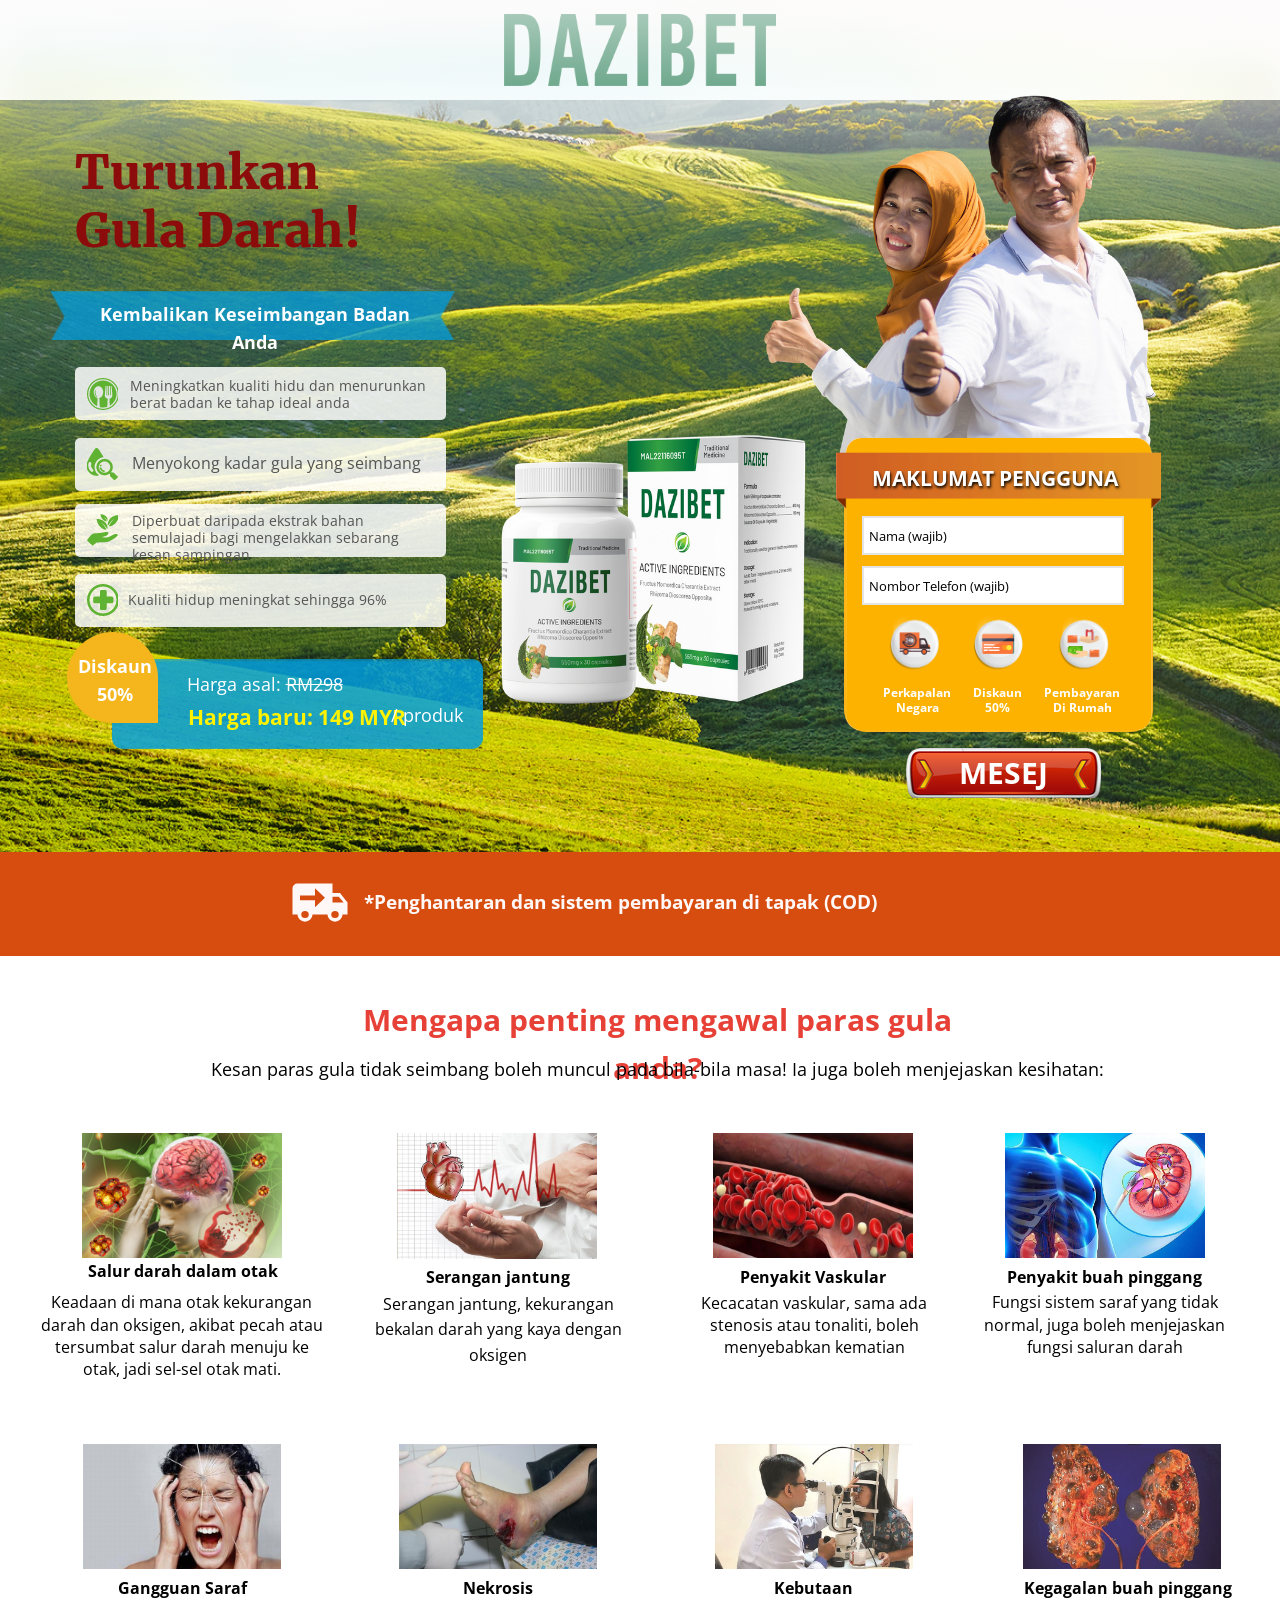
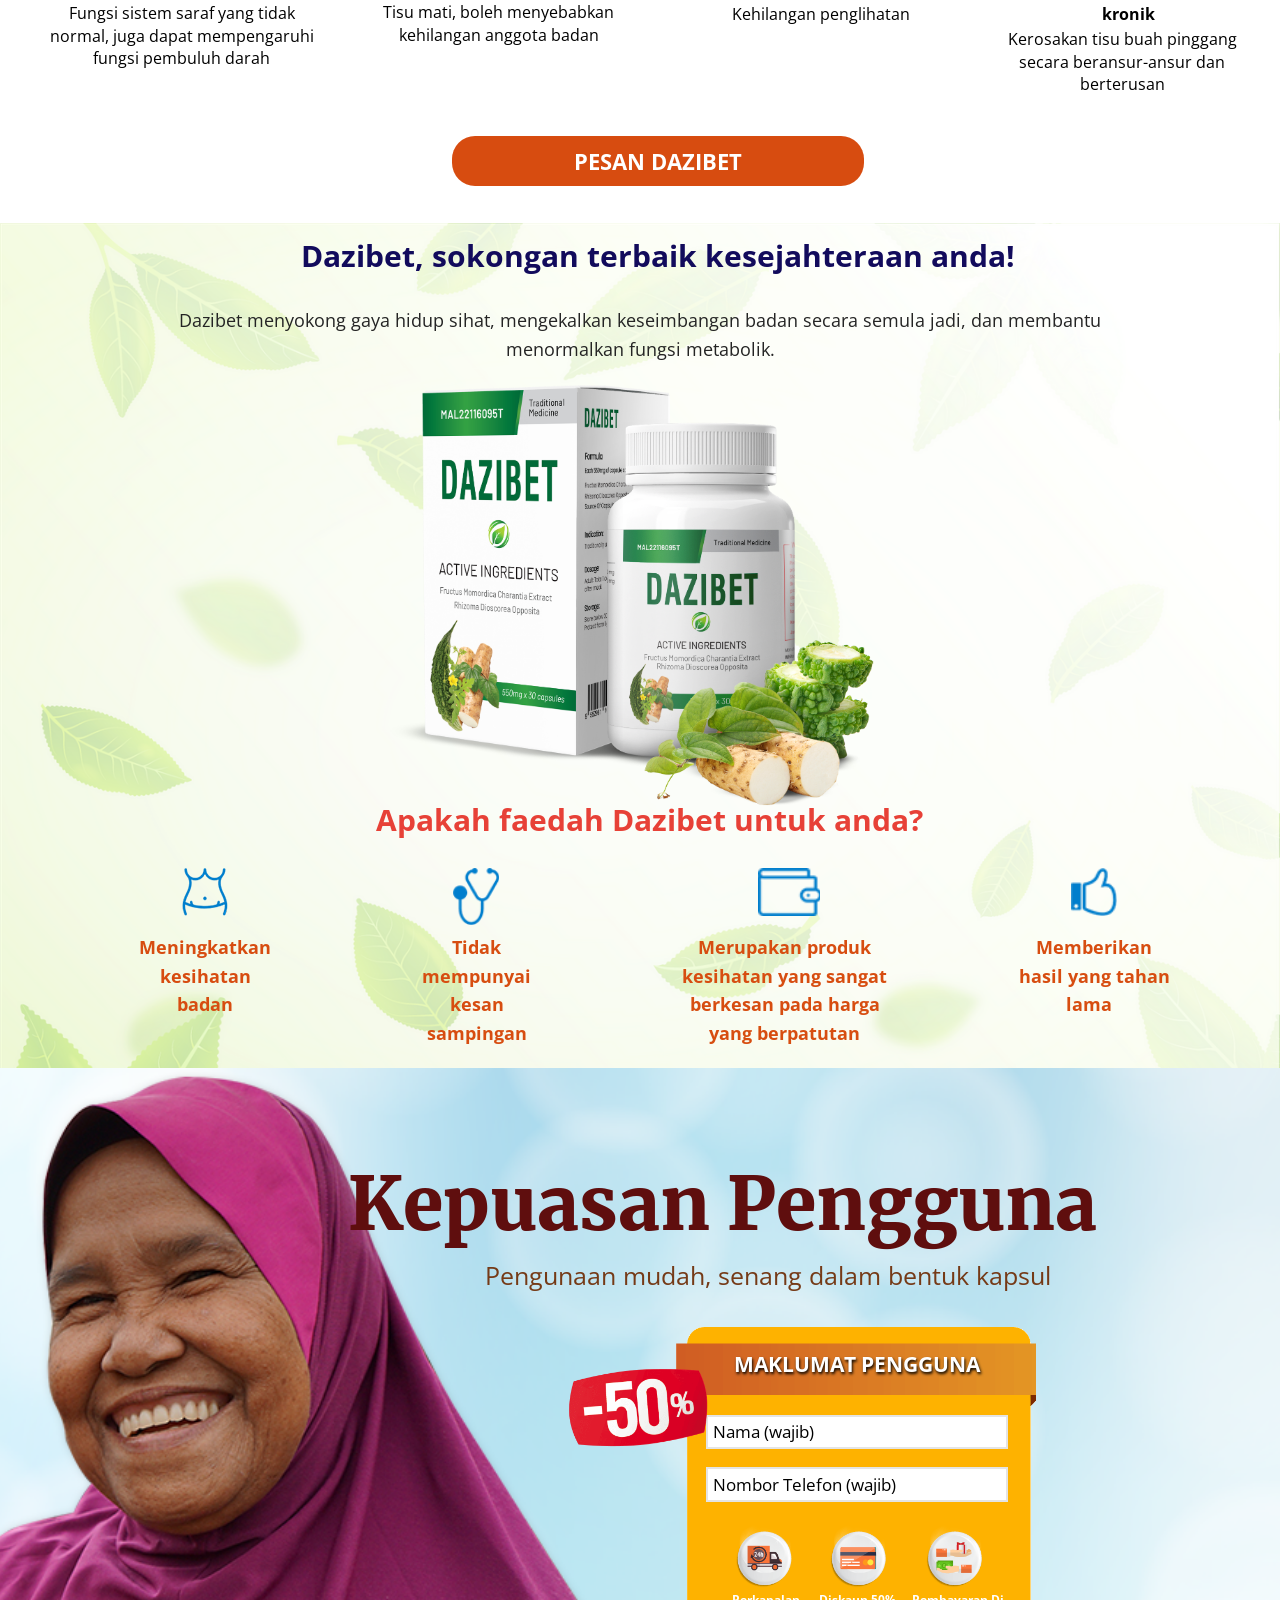
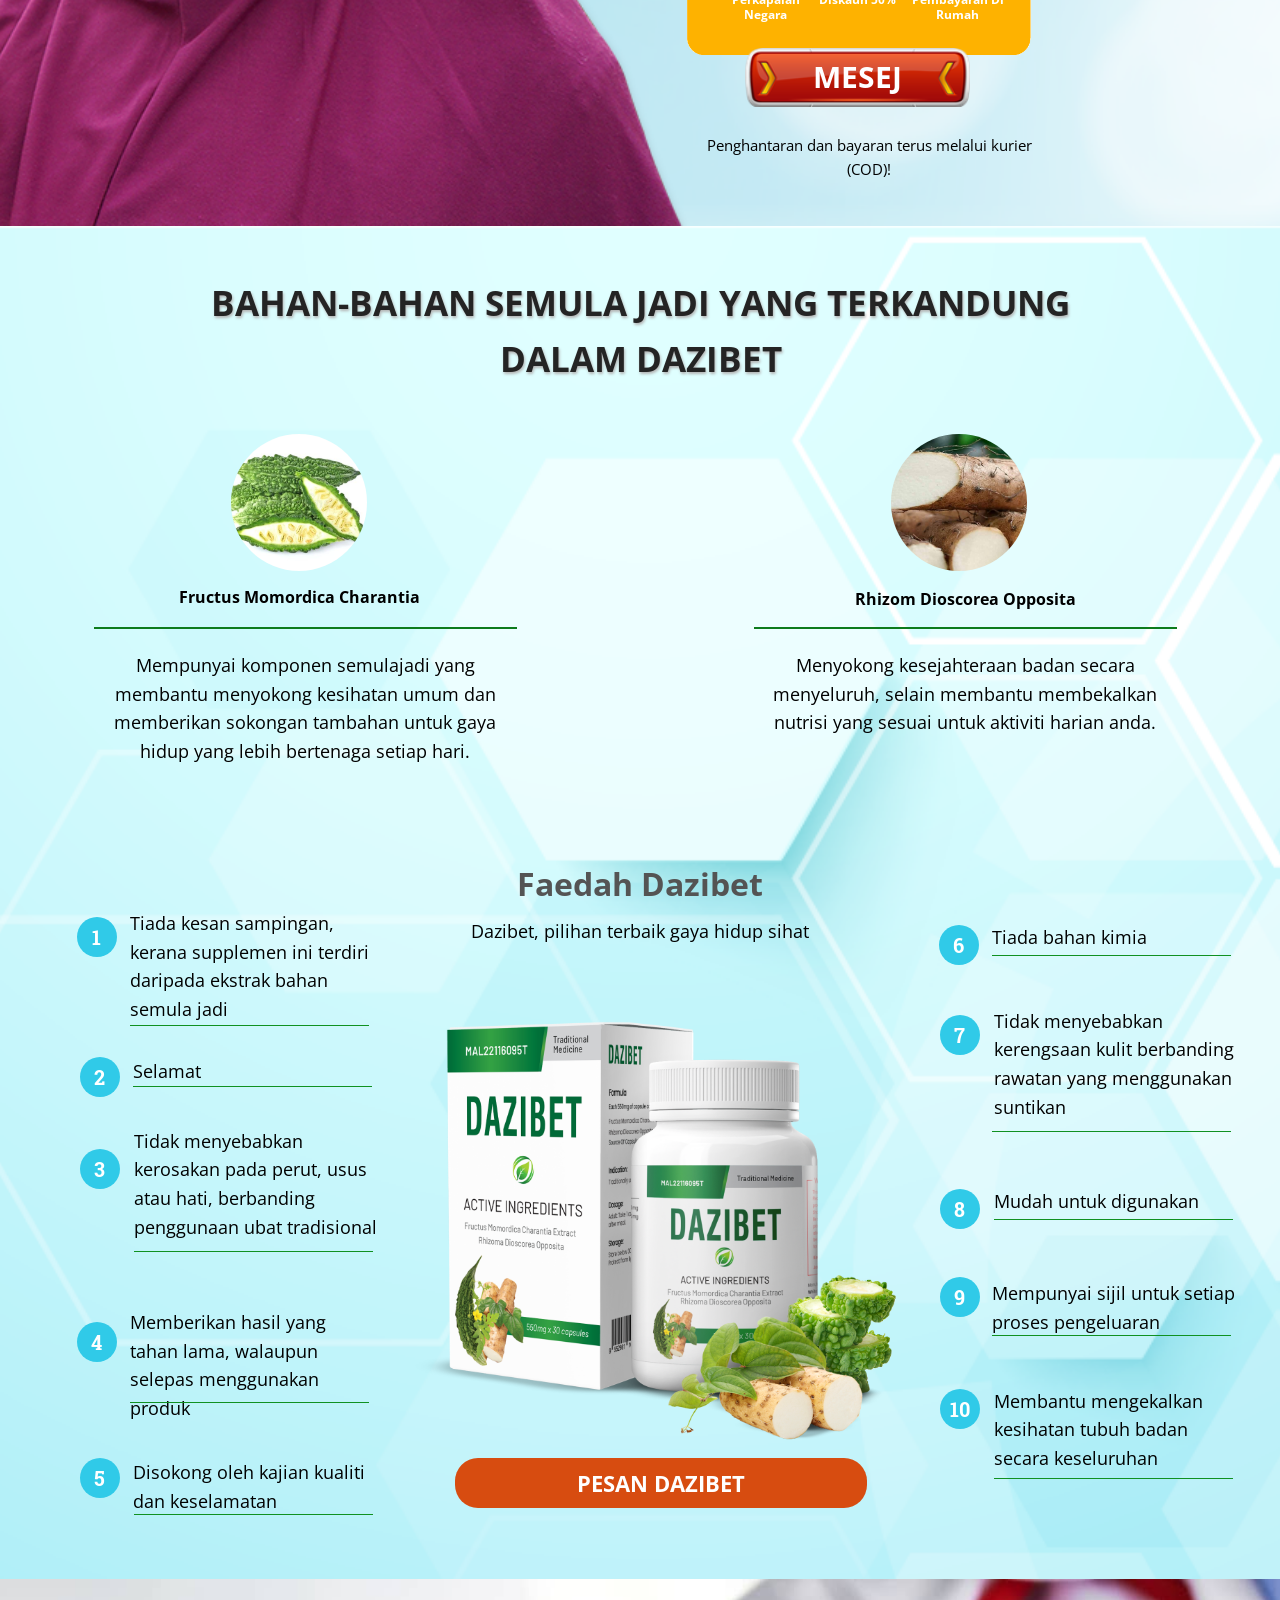
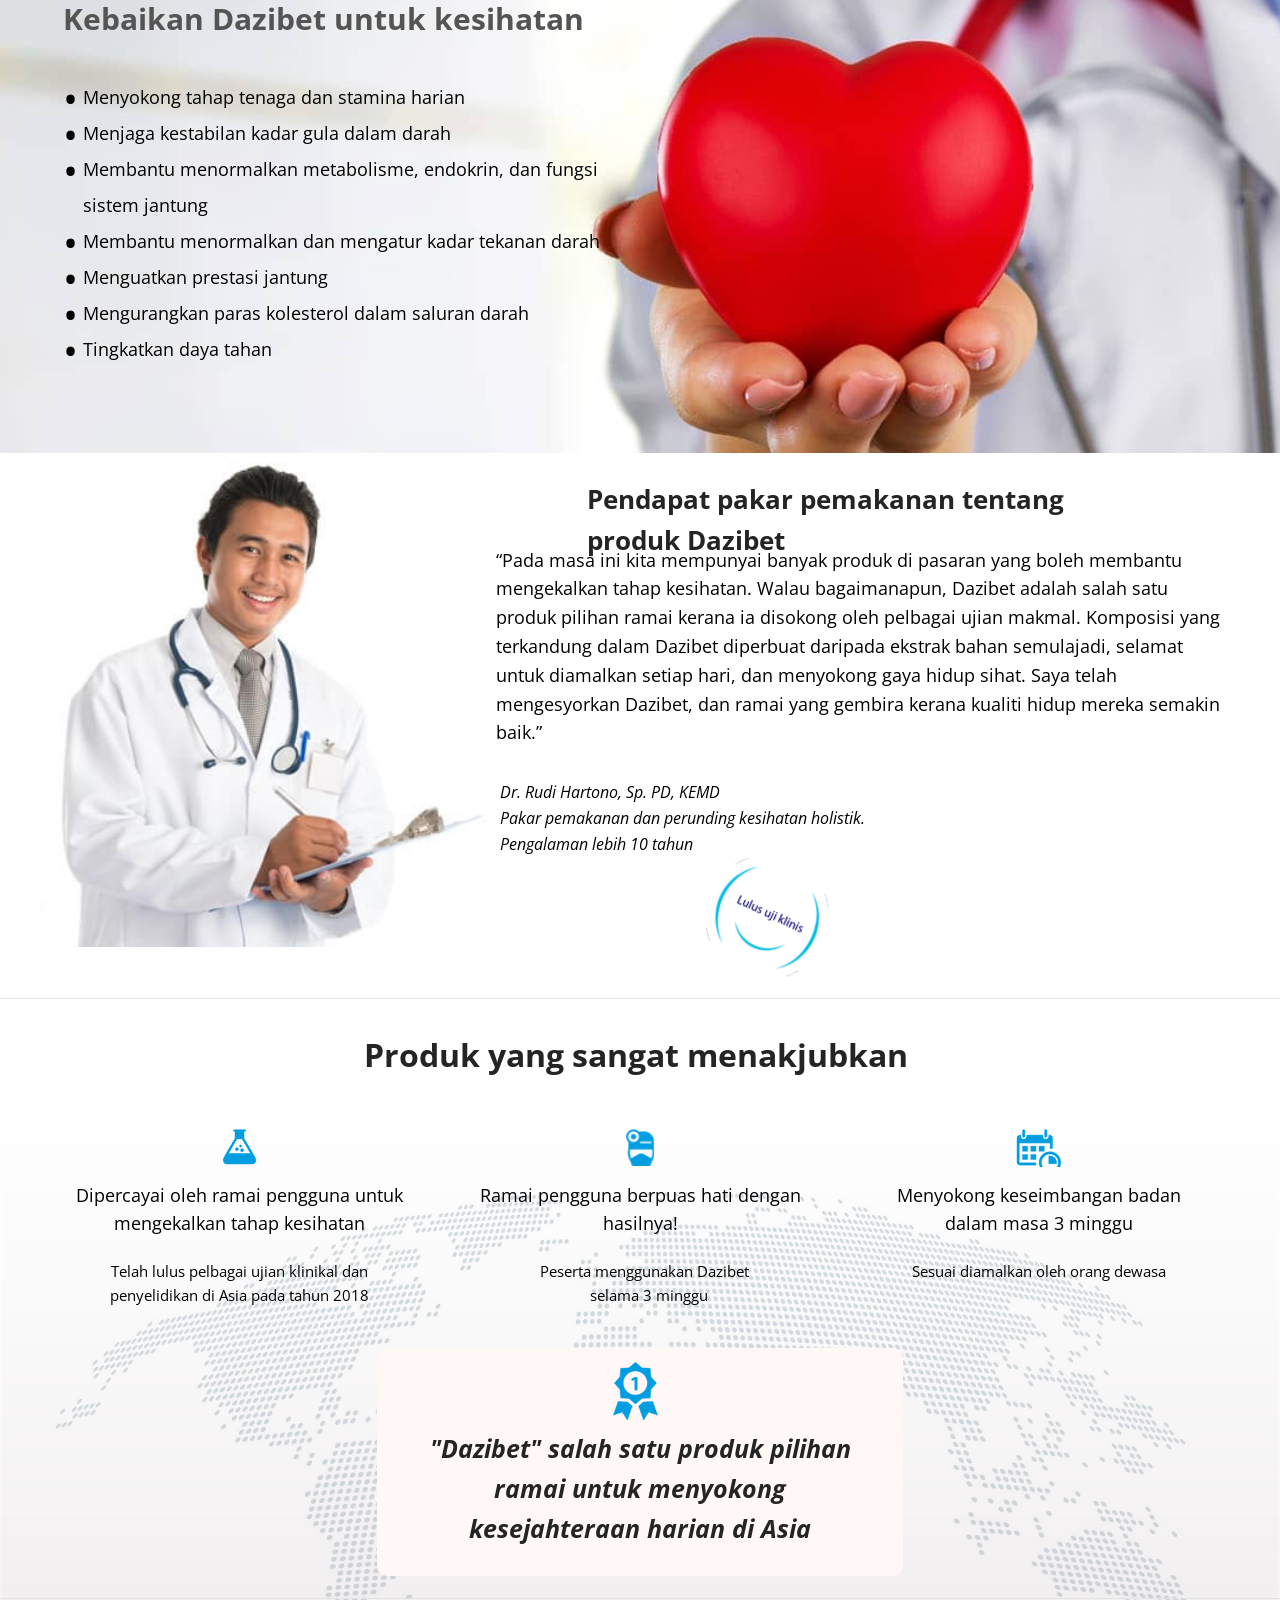
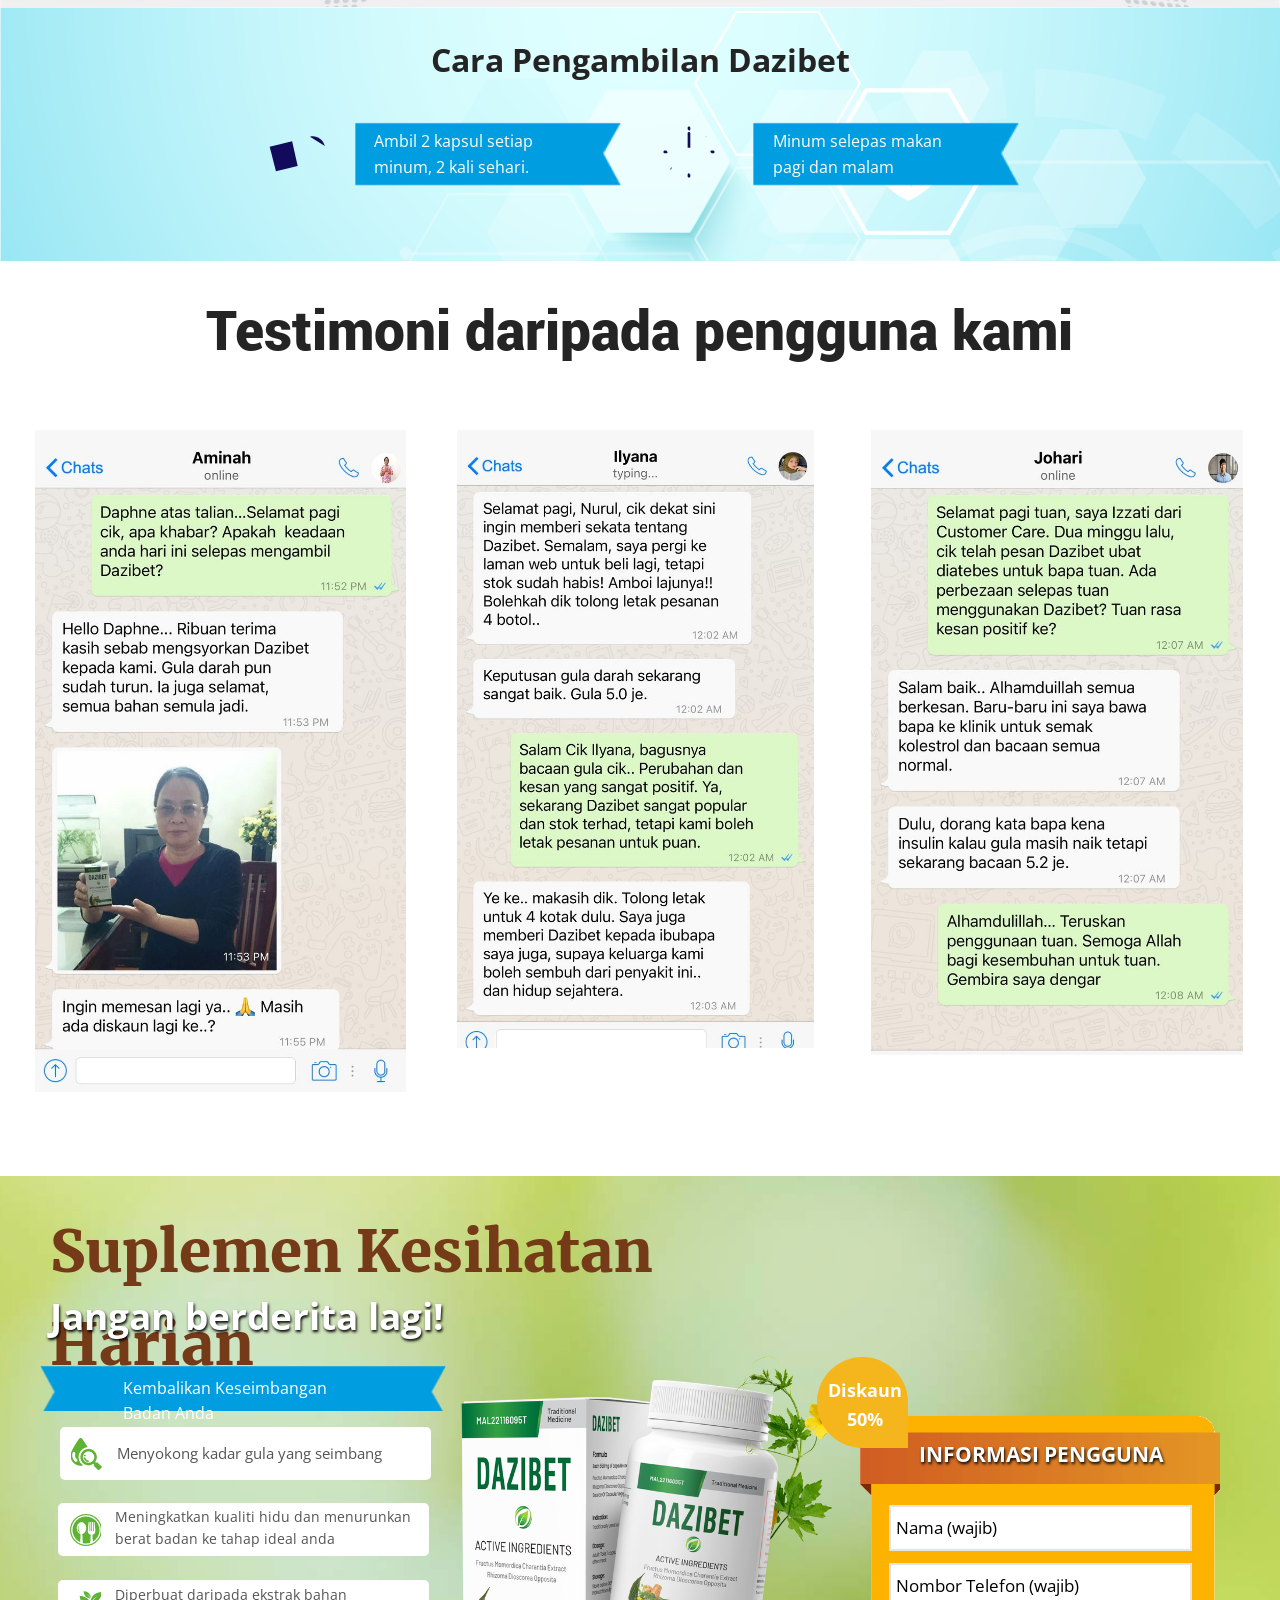
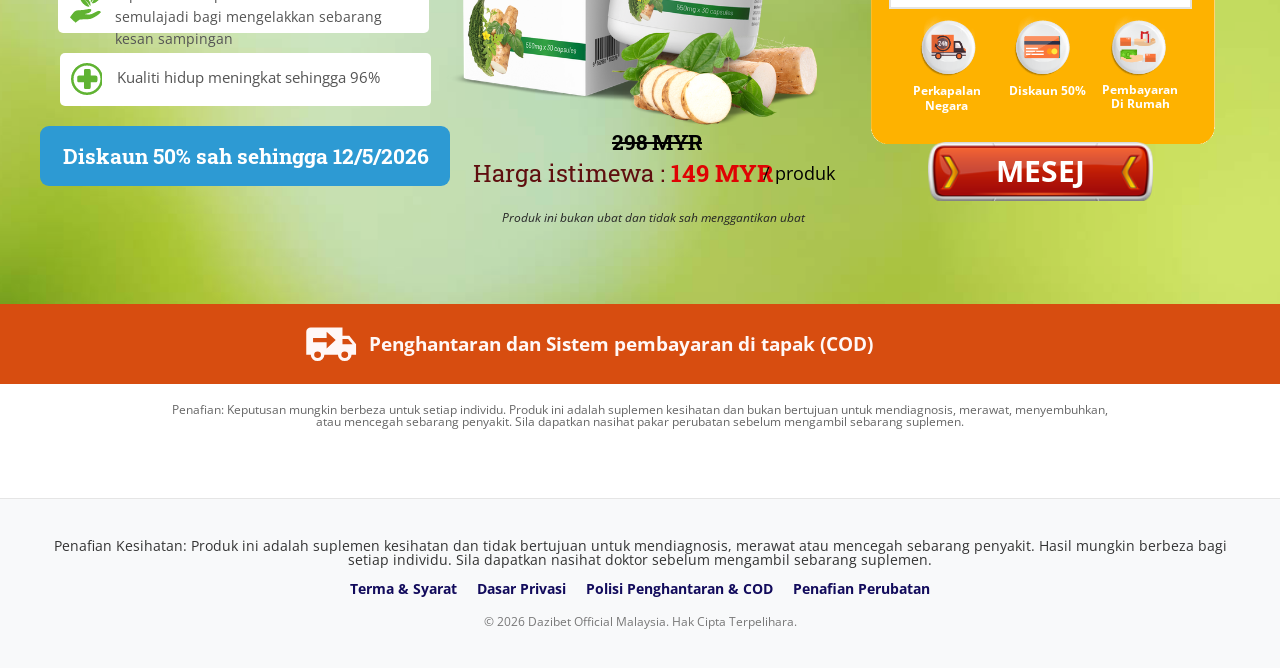
<file: index.html>
<!DOCTYPE html>
<html lang="my-MY">
<head>
	<meta charset="UTF-8">
	<title>DAZIBET</title>
	<meta id="viewport" name="viewport" content="width=device-width,initial-scale=1">
	<script type="text/javascript">window.ladi_viewport = function (i) { var t = window.ladi_screen_width || window.screen.width, i = (i = i || "innerWidth", 0 < window[i] ? window[i] : t), d = i, i = 768 <= i, e = "", n = (void 0 !== window.ladi_is_desktop && null != window.ladi_is_desktop || (window.ladi_is_desktop = i), e = "width=" + (d = i ? 1200 : 420) + ", user-scalable=no", 1), i = (1 != (n = !i && d != t && 0 < t ? t / d : n) && (e += ", initial-scale=" + n + ", minimum-scale=" + n + ", maximum-scale=" + n), document.getElementById("viewport")); i || ((i = document.createElement("meta")).setAttribute("id", "viewport"), i.setAttribute("name", "viewport"), document.head.appendChild(i)), i.setAttribute("content", e) }, window.ladi_viewport(), window.ladi_fbq_data = [], window.ladi_fbq = function () { window.ladi_fbq_data.push(arguments) }, window.ladi_ttq_data = [], window.ladi_ttq = function () { window.ladi_ttq_data.push(arguments) }</script>
	<link rel="preload" href="https://fonts.googleapis.com/css2?family=Open+Sans:wght@400;700&amp;family=Roboto+Slab:wght@400;700&amp;family=Tinos:wght@400;700&amp;display=swap" as="style" onload='this.onload=null,this.rel="stylesheet"'>
	<link rel="shortcut icon" href="img/favicon.png" type="image/x-icon">
	<link rel="stylesheet"  href="css/animat.css">
	<link rel="stylesheet" class="t-link-tag" id="style_ladi" href="css/10kysfrxm.css">
	<link rel="stylesheet" class="t-link-tag" id="style_page" href="css/jjqnmljm9w.css">
	<link rel="stylesheet" class="t-link-tag" id="style_element" href="css/ii2fqstlw7.css">
	<title>Dazibet Malaysia - Sokong Kesihatan Anda (Diskaun 50% + Bayar Waktu Terima)</title>
<meta name="description" content="Pesan Dazibet rasmi di Malaysia. Sokong keseimbangan badan anda secara semula jadi. Nikmati promosi RM149 (Jimat 50%) dengan penghantaran selamat COD.">
<meta name="keywords" content="Dazibet, beli Dazibet, Dazibet Malaysia, harga Dazibet, Dazibet asli, sokongan gula darah, COD Dazibet">
<link rel="canonical" href="https://dazibet-my.vercel.app/">
<meta name="robots" content="index, follow, max-snippet:-1, max-image-preview:large">
<meta charset="UTF-8">
<meta name="viewport" content="width=device-width, initial-scale=1.0">
<meta name="author" content="Dazibet Official">
<meta http-equiv="content-language" content="ms-MY">
<meta name="geo.region" content="MY">
	<meta property="og:title" content="Dazibet Malaysia - Promosi Diskaun 50%">
<meta property="og:description" content="Kembalikan keseimbangan tubuh badan anda. Pesan hari ini dengan potongan harga RM149 dan bayar semasa penghantaran (COD).">
<meta property="og:type" content="product">
<meta property="og:url" content="https://dazibet-my.vercel.app/">
<meta property="og:image" content="https://dazibet-my.vercel.app/images/product-main.jpg"> <meta property="og:locale" content="ms_MY">
<meta name="twitter:card" content="summary_large_image">
<meta name="twitter:title" content="Dazibet Asli - Bayar Waktu Terima">
<meta name="twitter:description" content="Nikmati diskaun 50% dan penghantaran selamat dengan COD di Malaysia.">
<link rel="preconnect" href="https://fonts.googleapis.com">
<link rel="dns-prefetch" href="https://fonts.googleapis.com">
<link rel="preload" as="image" href="https://dazibet-my.vercel.app/images/product-main.jpg">
	<script type="application/ld+json">
{
  "@context": "https://schema.org",
  "@graph": [
    {
      "@type": "Product",
      "@id": "https://dazibet-my.vercel.app/#product",
      "name": "Dazibet",
      "description": "Suplemen semula jadi untuk sokongan keseimbangan tubuh dan kesihatan harian. Nikmati diskaun 50% dan kemudahan Bayar Waktu Terima (COD).",
      "image": "https://dazibet-my.vercel.app/images/product-main.jpg",
      "brand": {
        "@type": "Brand",
        "name": "Dazibet"
      },
      "offers": {
        "@type": "Offer",
        "url": "https://dazibet-my.vercel.app/",
        "priceCurrency": "MYR",
        "price": "149.00",
        "priceValidUntil": "2026-12-31",
        "itemCondition": "https://schema.org/NewCondition",
        "availability": "https://schema.org/InStock",
        "seller": {
          "@type": "Organization",
          "name": "Dazibet Official Malaysia"
        }
      },
      "aggregateRating": {
        "@type": "AggregateRating",
        "ratingValue": "4.8",
        "reviewCount": "125"
      },
      "review": [
        {
          "@type": "Review",
          "author": {
            "@type": "Person",
            "name": "Ahmad"
          },
          "datePublished": "2024-04-15",
          "reviewRating": {
            "@type": "Rating",
            "ratingValue": "5",
            "bestRating": "5"
          },
          "reviewBody": "Produk sampai dengan cepat. Saya bayar tunai (COD) kepada penghantar. Rasa lebih bertenaga sekarang."
        }
      ]
    },
    {
      "@type": "FAQPage",
      "@id": "https://dazibet-my.vercel.app/#faq",
      "mainEntity": [
        {
          "@type": "Question",
          "name": "Bolehkah saya bayar semasa penghantaran (COD)?",
          "acceptedAnswer": {
            "@type": "Answer",
            "text": "Ya, kami menawarkan perkhidmatan Bayar Waktu Terima (COD). Anda hanya perlu bayar secara tunai kepada penghantar apabila produk Dazibet sampai di pintu rumah anda."
          }
        },
        {
          "@type": "Question",
          "name": "Berapakah harga promosi Dazibet?",
          "acceptedAnswer": {
            "@type": "Answer",
            "text": "Harga promosi semasa ialah RM149, selepas diskaun 50% (Peluang jimat RM149)."
          }
        },
        {
          "@type": "Question",
          "name": "Adakah produk ini 100% asli?",
          "acceptedAnswer": {
            "@type": "Answer",
            "text": "Ya, dengan membuat pesanan melalui laman web rasmi kami, anda dijamin akan menerima produk Dazibet yang 100% tulen dan asli."
          }
        }
      ]
    },
    {
      "@type": "WebPage",
      "@id": "https://dazibet-my.vercel.app/#webpage",
      "url": "https://dazibet-my.vercel.app/",
      "name": "Dazibet Malaysia Rasmi",
      "hasPart": [
        {
          "@type": "HealthTopicContent",
          "headline": "Sokongan Kesihatan dan Keseimbangan Tubuh Badan",
          "audience": {
            "@type": "Audience",
            "audienceType": "Orang dewasa yang mementingkan keseimbangan kesihatan"
          }
        }
      ]
    }
  ]
}
</script>

<script type="text/javascript" src="script_land.js" defer></script>

<script defer
  data-tag="CDYQw5KG4J1PAapN92zLdk"
  src="https://cdn.cckdl.com/js/base.min.js">
</script>

	<script async src="https://www.googletagmanager.com/gtag/js?id=AW-17545472212"></script>
<script>
  window.dataLayer = window.dataLayer || [];
  function gtag(){dataLayer.push(arguments);}
  gtag('js', new Date());

  gtag('config', 'AW-17545472212');
</script>

	<meta name="google-site-verification" content="OZ9y92gjrVGx7BCZrwjEiJqnUBSMea5Pd7iJuMbMOGk" />
	<script type="text/javascript">
    (function(c,l,a,r,i,t,y){
        c[a]=c[a]||function(){(c[a].q=c[a].q||[]).push(arguments)};
        t=l.createElement(r);t.async=1;t.src="https://www.clarity.ms/tag/"+i;
        y=l.getElementsByTagName(r)[0];y.parentNode.insertBefore(t,y);
    })(window, document, "clarity", "script", "wpnpkhcwbj");
</script>
</head>
<body>
	<svg xmlns="http://www.w3.org/2000/svg" style="width:0;height:0;position:absolute;overflow:hidden;display:none">
		<symbol id="shape_IxOLRNcHGp" viewBox="0 0 24 24">
			<path d="M3,4A2,2 0 0,0 1,6V17H3A3,3 0 0,0 6,20A3,3 0 0,0 9,17H15A3,3 0 0,0 18,20A3,3 0 0,0 21,17H23V12L20,8H17V4M10,6L14,10L10,14V11H4V9H10M17,9.5H19.5L21.47,12H17M6,15.5A1.5,1.5 0 0,1 7.5,17A1.5,1.5 0 0,1 6,18.5A1.5,1.5 0 0,1 4.5,17A1.5,1.5 0 0,1 6,15.5M18,15.5A1.5,1.5 0 0,1 19.5,17A1.5,1.5 0 0,1 18,18.5A1.5,1.5 0 0,1 16.5,17A1.5,1.5 0 0,1 18,15.5Z"></path>
		</symbol>
		<symbol id="shape_NpMMKCEVJa" viewBox="0 0 149.76 149.76">
			<path d="M149.76,149.76H74.88a74.88,74.88,0,1,1,74.88-74.88Z"></path>
		</symbol>
	</svg>
	<div class="ladi-wraper">
		<div id="SECTION1" class="ladi-section">
			<div class="ladi-section-background"></div>
			<div class="ladi-container">
				<div id="IMAGE320" class="ladi-element">
					<div class="ladi-image ladi-transition">
						<div class="ladi-image-background"></div>
					</div>
				</div>
			</div>
		</div>
		<div id="SECTION2" class="ladi-section">
			<div class="ladi-section-background"></div>
			<div class="ladi-container">
				<div id="BOX433" class="ladi-element">
					<div class="ladi-box ladi-transition"></div>
				</div>
				<div id="BOX408" class="ladi-element">
					<div class="ladi-box ladi-transition"></div>
				</div>
				<div id="IMAGE406" class="ladi-element">
					<div class="ladi-image ladi-transition">
						<div class="ladi-image-background"></div>
					</div>
				</div>
				<div id="IMAGE13" class="ladi-element">
					<div class="ladi-image ladi-transition">
						<div class="ladi-image-background"></div>
					</div>
				</div>
				<div id="HEADLINE15" class="ladi-element">
					<h3 class="ladi-headline ladi-transition">Turunkan Gula Darah!</h3>
				</div>
				<div id="GROUP18" class="ladi-element">
					<div class="ladi-group">
						<div id="IMAGE16" class="ladi-element">
							<div class="ladi-image ladi-transition">
								<div class="ladi-image-background"></div>
							</div>
						</div>
						<div id="HEADLINE17" class="ladi-element">
							<h3 class="ladi-headline ladi-transition">Kembalikan Keseimbangan Badan Anda<br></h3>
						</div>
					</div>
				</div>
				<div id="GROUP22" class="ladi-element">
					<div class="ladi-group">
						<div id="BOX19" class="ladi-element">
							<div class="ladi-box ladi-transition"></div>
						</div>
						<div id="IMAGE20" class="ladi-element">
							<div class="ladi-image ladi-transition">
								<div class="ladi-image-background"></div>
							</div>
						</div>
						<div id="HEADLINE21" class="ladi-element">
							<h3 class="ladi-headline ladi-transition">Menyokong kadar gula yang seimbang</h3>
						</div>
					</div>
				</div>
				<div id="GROUP23" class="ladi-element">
					<div class="ladi-group">
						<div id="BOX24" class="ladi-element">
							<div class="ladi-box ladi-transition"></div>
						</div>
						<div id="IMAGE25" class="ladi-element">
							<div class="ladi-image ladi-transition">
								<div class="ladi-image-background"></div>
							</div>
						</div>
						<div id="HEADLINE26" class="ladi-element">
							<h3 class="ladi-headline ladi-transition">Meningkatkan kualiti hidu dan menurunkan berat badan ke tahap ideal anda</h3>
						</div>
					</div>
				</div>
				<div id="GROUP27" class="ladi-element">
					<div class="ladi-group">
						<div id="BOX28" class="ladi-element">
							<div class="ladi-box ladi-transition"></div>
						</div>
						<div id="IMAGE29" class="ladi-element">
							<div class="ladi-image ladi-transition">
								<div class="ladi-image-background"></div>
							</div>
						</div>
						<div id="HEADLINE30" class="ladi-element">
							<h3 class="ladi-headline ladi-transition">Diperbuat daripada ekstrak bahan semulajadi bagi mengelakkan sebarang kesan sampingan</h3>
						</div>
					</div>
				</div>
				<div id="GROUP31" class="ladi-element">
					<div class="ladi-group">
						<div id="BOX32" class="ladi-element">
							<div class="ladi-box ladi-transition"></div>
						</div>
						<div id="IMAGE33" class="ladi-element">
							<div class="ladi-image ladi-transition">
								<div class="ladi-image-background"></div>
							</div>
						</div>
						<div id="HEADLINE34" class="ladi-element">
							<h3 class="ladi-headline ladi-transition">Kualiti hidup meningkat sehingga 96%</h3>
						</div>
					</div>
				</div>
				<div id="NOTIFY357" class="ladi-element">
					<div class="ladi-notify ladi-hidden">
						<div class="ladi-notify-image"><img src="img/notify1.0.svg" alt=""></div>
						<div class="ladi-notify-title">Nội dung cột [Title]</div>
						<div class="ladi-notify-content">Nội dung cột [Content]</div>
						<div class="ladi-notify-time">Nội dung cột [Time]</div>
					</div>
				</div>
				<div id="PARAGRAPH378" class="ladi-element">
					<div class="ladi-paragraph ladi-transition"><span style="font-weight:700">Harga baru: <span class="al-cost"> € </span></span><br></div>
				</div>
				<div id="PARAGRAPH379" class="ladi-element">
					<div class="ladi-paragraph ladi-transition">
						Harga asal:
						<span style="text-decoration-line:line-through">RM298</span><br>
					</div>
				</div>
				<div id="PARAGRAPH381" class="ladi-element">
					<div class="ladi-paragraph ladi-transition"><span style="font-weight:700">Harga baru: <span class="al-cost-promo"> € </span></span><br></div>
				</div>
				<div id="IMAGE35" class="ladi-element">
					<div class="ladi-image ladi-transition">
						<div class="ladi-image-background"></div>
					</div>
				</div>
				<div id="IMAGE348" class="ladi-element">
					<div class="ladi-image ladi-transition">
						<div class="ladi-image-background"></div>
					</div>
				</div>
				<div id="GROUP323" class="ladi-element">
					<div class="ladi-group">
						<div id="IMAGE324" class="ladi-element">
							<div class="ladi-image ladi-transition">
								<div class="ladi-image-background"></div>
							</div>
						</div>
						<div id="HEADLINE325" class="ladi-element">
							<h3 class="ladi-headline ladi-transition">
								MAKLUMAT PENGGUNA<br>
							</h3>
						</div>
						<div id="FORM326" data-config-id="622b010d44292b0039c51f20" class="ladi-element">
							<form autocomplete="off" method="POST" class="ladi-form al-form" action="/land/order">
								<select class="al-country" name="country" style="display:none"></select>
								<div id="FORM_ITEM329" class="ladi-element">
									<div class="ladi-form-item-container">
										<div class="ladi-form-item-background"></div>
										<div class="ladi-form-item"><input autocomplete="off" name="name"  class="ladi-form-control" type="text" placeholder="Nama (wajib)" value=""></div>
									</div>
								</div>
								<div id="FORM_ITEM330" class="ladi-element">
									<div class="ladi-form-item-container">
										<div class="ladi-form-item-background"></div>
										<div class="ladi-form-item"><input autocomplete="off"  name="phone"  class="ladi-form-control" type="tel" placeholder="Nombor Telefon (wajib)" value=""></div>
									</div>
								</div>
		
								<button type="submit" id="BUTTON327" class="ladi-element ladi-animation">
									<div class="ladi-button ladi-transition">
										<div class="ladi-button-background"></div>
										<div id="BUTTON_TEXT327" class="ladi-element ladi-button-headline">
											<p class="ladi-headline ladi-transition">mesej</p>
										</div>
									</div>
								</button><button type="submit" class="ladi-hidden"></button>
							</form>
						</div>
						<div id="HEADLINE339" class="ladi-element">
							<h3 class="ladi-headline ladi-transition">
								Perkapalan Negara
								<br><br>
							</h3>
						</div>
						<div id="HEADLINE340" class="ladi-element">
							<h3 class="ladi-headline ladi-transition">Diskaun 50%<br></h3>
						</div>
						<div id="HEADLINE341" class="ladi-element">
							<h3 class="ladi-headline ladi-transition">Pembayaran Di Rumah<br></h3>
						</div>
					</div>
				</div>
				<div id="PARAGRAPH442" class="ladi-element">
					<div class="ladi-paragraph ladi-transition">/ produk</div>
				</div>
				<div id="GROUP611" class="ladi-element">
					<div class="ladi-group">
						<div id="SHAPE609" class="ladi-element">
							<div class="ladi-shape ladi-transition">
								<svg xmlns="http://www.w3.org/2000/svg" width="100%" height="100%" preserveAspectRatio="none" viewBox="0 0 149.76 149.76" class="" fill="rgba(245, 181, 29, 1)">
									<use xlink:href="#shape_NpMMKCEVJa"></use>
								</svg>
							</div>
						</div>
						<div id="HEADLINE610" class="ladi-element">
							<h3 class="ladi-headline ladi-transition">Diskaun<br>50%<br></h3>
						</div>
					</div>
				</div>
			</div>
		</div>
		<div id="SECTION3" class="ladi-section">
			<div class="ladi-section-background"></div>
			<div class="ladi-container">
				<div id="GROUP346" class="ladi-element">
					<div class="ladi-group">
						<div id="BOX344" class="ladi-element">
							<div class="ladi-box ladi-transition"></div>
						</div>
						<div id="GROUP423" class="ladi-element">
							<div class="ladi-group">
								<div id="HEADLINE343" class="ladi-element">
									<h3 class="ladi-headline ladi-transition">*Penghantaran dan sistem pembayaran di tapak (COD)<br></h3>
								</div>
								<div id="SHAPE345" class="ladi-element">
									<div class="ladi-shape ladi-transition">
										<svg xmlns="http://www.w3.org/2000/svg" width="100%" height="100%" preserveAspectRatio="none" viewBox="0 0 24 24" class="" fill="rgba(255, 248, 247, 1.0)">
											<use xlink:href="#shape_IxOLRNcHGp"></use>
										</svg>
									</div>
								</div>
							</div>
						</div>
					</div>
				</div>
				<div id="HEADLINE47" class="ladi-element">
					<h3 class="ladi-headline ladi-transition">Mengapa penting mengawal paras gula anda?</h3>
				</div>
				<div id="HEADLINE48" class="ladi-element">
					<h3 class="ladi-headline ladi-transition">Kesan paras gula tidak seimbang boleh muncul pada bila-bila masa! Ia juga boleh menjejaskan kesihatan:</h3>
				</div>
				<a href="#form" data-action="true" id="BUTTON321" class="ladi-element ladi-animation">
					<div class="ladi-button ladi-transition">
						<div class="ladi-button-background"></div>
						<div id="BUTTON_TEXT321" class="ladi-element ladi-button-headline">
							<p class="ladi-headline ladi-transition">PESAN DAZIBET</p>
						</div>
					</div>
				</a>
				<div id="IMAGE78" class="ladi-element">
					<div class="ladi-image ladi-transition">
						<div class="ladi-image-background"></div>
					</div>
				</div>
				<div id="HEADLINE79" class="ladi-element">
					<h3 class="ladi-headline ladi-transition">Kegagalan buah pinggang kronik</h3>
				</div>
				<div id="PARAGRAPH80" class="ladi-element">
					<div class="ladi-paragraph ladi-transition">Kerosakan tisu buah pinggang secara beransur-ansur dan berterusan</div>
				</div>
				<div id="IMAGE74" class="ladi-element">
					<div class="ladi-image ladi-transition">
						<div class="ladi-image-background"></div>
					</div>
				</div>
				<div id="HEADLINE75" class="ladi-element">
					<h3 class="ladi-headline ladi-transition">Kebutaan</h3>
				</div>
				<div id="PARAGRAPH76" class="ladi-element">
					<div class="ladi-paragraph ladi-transition">Kehilangan penglihatan</div>
				</div>
				<div id="IMAGE70" class="ladi-element">
					<div class="ladi-image ladi-transition">
						<div class="ladi-image-background"></div>
					</div>
				</div>
				<div id="HEADLINE71" class="ladi-element">
					<h3 class="ladi-headline ladi-transition">Nekrosis</h3>
				</div>
				<div id="PARAGRAPH72" class="ladi-element">
					<div class="ladi-paragraph ladi-transition">Tisu mati, boleh menyebabkan kehilangan anggota badan</div>
				</div>
				<div id="IMAGE66" class="ladi-element">
					<div class="ladi-image ladi-transition">
						<div class="ladi-image-background"></div>
					</div>
				</div>
				<div id="HEADLINE67" class="ladi-element">
					<h3 class="ladi-headline ladi-transition">Gangguan Saraf</h3>
				</div>
				<div id="PARAGRAPH68" class="ladi-element">
					<div class="ladi-paragraph ladi-transition">Fungsi sistem saraf yang tidak normal, juga dapat mempengaruhi fungsi pembuluh darah</div>
				</div>
				<div id="IMAGE54" class="ladi-element">
					<div class="ladi-image ladi-transition">
						<div class="ladi-image-background"></div>
					</div>
				</div>
				<div id="HEADLINE55" class="ladi-element">
					<h3 class="ladi-headline ladi-transition">Serangan jantung</h3>
				</div>
				<div id="PARAGRAPH56" class="ladi-element">
					<div class="ladi-paragraph ladi-transition">Serangan jantung, kekurangan bekalan darah yang kaya dengan oksigen</div>
				</div>
				<div id="IMAGE49" class="ladi-element">
					<div class="ladi-image ladi-transition">
						<div class="ladi-image-background"></div>
					</div>
				</div>
				<div id="HEADLINE50" class="ladi-element">
					<h3 class="ladi-headline ladi-transition">Salur darah dalam otak</h3>
				</div>
				<div id="PARAGRAPH51" class="ladi-element">
					<div class="ladi-paragraph ladi-transition">Keadaan di mana otak kekurangan darah dan oksigen, akibat pecah atau tersumbat salur darah menuju ke otak, jadi sel-sel otak mati.</div>
				</div>
				<div id="IMAGE58" class="ladi-element">
					<div class="ladi-image ladi-transition">
						<div class="ladi-image-background"></div>
					</div>
				</div>
				<div id="HEADLINE59" class="ladi-element">
					<h3 class="ladi-headline ladi-transition">Penyakit Vaskular</h3>
				</div>
				<div id="PARAGRAPH60" class="ladi-element">
					<div class="ladi-paragraph ladi-transition">Kecacatan vaskular, sama ada stenosis atau tonaliti, boleh menyebabkan kematian</div>
				</div>
				<div id="IMAGE62" class="ladi-element">
					<div class="ladi-image ladi-transition">
						<div class="ladi-image-background"></div>
					</div>
				</div>
				<div id="HEADLINE63" class="ladi-element">
					<h3 class="ladi-headline ladi-transition">Penyakit buah pinggang</h3>
				</div>
				<div id="PARAGRAPH64" class="ladi-element">
					<div class="ladi-paragraph ladi-transition">Fungsi sistem saraf yang tidak normal, juga boleh menjejaskan fungsi saluran darah<br></div>
				</div>
				<div id="GROUP401" class="ladi-element">
					<div class="ladi-group">
						<div id="BOX393" class="ladi-element">
							<div class="ladi-box ladi-transition"></div>
						</div>
						<div id="BOX398" class="ladi-element">
							<div class="ladi-box ladi-transition"></div>
						</div>
						<div id="BOX394" class="ladi-element">
							<div class="ladi-box ladi-transition"></div>
						</div>
						<div id="HEADLINE395" class="ladi-element">
							<h3 class="ladi-headline ladi-transition">PROMO KOMBO</h3>
						</div>
						<div id="HEADLINE396" class="ladi-element">
							<h3 class="ladi-headline ladi-transition">Beli 2 gratis 1</h3>
						</div>
						<div id="HEADLINE397" class="ladi-element">
							<h3 class="ladi-headline ladi-transition">Beli 3 gratis 2</h3>
						</div>
						<div id="SHAPE399" class="ladi-element">
							<div class="ladi-shape ladi-transition">
								<svg xmlns="http://www.w3.org/2000/svg" width="100%" height="100%" preserveAspectRatio="none" viewBox="0 0 1536 1896.0833" class="" fill="rgba(255, 255, 255, 1)">
									<path d="M928 1356V640H608v716q0 25 18 38.5t46 13.5h192q28 0 46-13.5t18-38.5zM472 512h195L541 351q-26-31-69-31-40 0-68 28t-28 68 28 68 68 28zm688-96q0-40-28-68t-68-28q-43 0-69 31L870 512h194q40 0 68-28t28-68zm376 256v320q0 14-9 23t-23 9h-96v416q0 40-28 68t-68 28H224q-40 0-68-28t-28-68v-416H32q-14 0-23-9t-9-23V672q0-14 9-23t23-9h440q-93 0-158.5-65.5T248 416t65.5-158.5T472 192q107 0 168 77l128 165 128-165q61-77 168-77 93 0 158.5 65.5T1288 416t-65.5 158.5T1064 640h440q14 0 23 9t9 23z"></path>
								</svg>
							</div>
						</div>
					</div>
				</div>
			</div>
		</div>
		<div id="SECTION4" class="ladi-section">
			<div class="ladi-section-background"></div>
			<div class="ladi-container">
				<div id="HEADLINE81" class="ladi-element">
					<h3 class="ladi-headline ladi-transition">Dazibet, sokongan terbaik kesejahteraan anda!<br></h3>
				</div>
				<div id="HEADLINE82" class="ladi-element">
					<h3 class="ladi-headline ladi-transition">Dazibet menyokong gaya hidup sihat, mengekalkan keseimbangan badan secara semula jadi, dan membantu menormalkan fungsi metabolik.<br></h3>
				</div>
				<div id="HEADLINE86" class="ladi-element">
					<h3 class="ladi-headline ladi-transition">Apakah faedah Dazibet untuk anda?</h3>
				</div>
				<div id="IMAGE84" class="ladi-element">
					<div class="ladi-image ladi-transition">
						<div class="ladi-image-background"></div>
					</div>
				</div>
				<div id="GROUP361" class="ladi-element">
					<div class="ladi-group">
						<div id="IMAGE97" class="ladi-element">
							<div class="ladi-image ladi-transition">
								<div class="ladi-image-background"></div>
							</div>
						</div>
						<div id="HEADLINE98" class="ladi-element">
							<h3 class="ladi-headline ladi-transition">Memberikan hasil yang tahan lama&nbsp;&nbsp;</h3>
						</div>
					</div>
				</div>
				<div id="GROUP363" class="ladi-element">
					<div class="ladi-group">
						<div id="IMAGE94" class="ladi-element">
							<div class="ladi-image ladi-transition">
								<div class="ladi-image-background"></div>
							</div>
						</div>
						<div id="HEADLINE95" class="ladi-element">
							<h3 class="ladi-headline ladi-transition">Merupakan produk kesihatan yang sangat berkesan pada harga yang berpatutan</h3>
						</div>
					</div>
				</div>
				<div id="GROUP364" class="ladi-element">
					<div class="ladi-group">
						<div id="IMAGE91" class="ladi-element">
							<div class="ladi-image ladi-transition">
								<div class="ladi-image-background"></div>
							</div>
						</div>
						<div id="HEADLINE92" class="ladi-element">
							<h3 class="ladi-headline ladi-transition">Tidak mempunyai kesan sampingan</h3>
						</div>
					</div>
				</div>
				<div id="GROUP365" class="ladi-element">
					<div class="ladi-group">
						<div id="IMAGE87" class="ladi-element">
							<div class="ladi-image ladi-transition">
								<div class="ladi-image-background"></div>
							</div>
						</div>
						<div id="HEADLINE88" class="ladi-element">
							<h3 class="ladi-headline ladi-transition">Meningkatkan kesihatan badan</h3>
						</div>
					</div>
				</div>
			</div>
		</div>
		<div id="SECTION5" class="ladi-section">
			<div class="ladi-section-background"></div>
			<div class="ladi-container">
				<div id="HEADLINE99" class="ladi-element">
					<h3 class="ladi-headline ladi-transition">Kepuasan Pengguna</h3>
				</div>
				<div id="HEADLINE100" class="ladi-element">
					<h3 class="ladi-headline ladi-transition">Pengunaan mudah, senang dalam bentuk kapsul</h3>
				</div>
				<div id="GROUP292" class="ladi-element">
					<div class="ladi-group">
						<div id="IMAGE293" class="ladi-element">
							<div class="ladi-image ladi-transition">
								<div class="ladi-image-background"></div>
							</div>
						</div>
						<div id="HEADLINE294" class="ladi-element">
							<h3 class="ladi-headline ladi-transition">
								MAKLUMAT PENGGUNA<br>
							</h3>
						</div>
						<div id="FORM295" data-config-id="622b010d44292b0039c51f20" class="ladi-element">
							<form autocomplete="off" method="POST" class="ladi-form al-form" action="/land/order">
								<select class="al-country" name="country" style="display:none"></select>
								<button type="submit" id="BUTTON296" class="ladi-element ladi-animation">
									<div class="ladi-button ladi-transition">
										<div class="ladi-button-background"></div>
										<div id="BUTTON_TEXT296" class="ladi-element ladi-button-headline">
											<p class="ladi-headline ladi-transition">MESEJ<br></p>
										</div>
									</div>
								</button>
								<div id="FORM_ITEM298" class="ladi-element">
									<div class="ladi-form-item-container">
										<div class="ladi-form-item-background"></div>
										<div class="ladi-form-item"><input autocomplete="off"  name="name"  class="ladi-form-control" type="text" placeholder="Nama (wajib)" value=""></div>
									</div>
								</div>
								<div id="FORM_ITEM299" class="ladi-element">
									<div class="ladi-form-item-container">
										<div class="ladi-form-item-background"></div>
										<div class="ladi-form-item"><input autocomplete="off"  name="phone"  class="ladi-form-control" type="tel" placeholder="Nombor Telefon (wajib)" value=""></div>
									</div>
								</div>
								
							</form>
						</div>
						<div id="HEADLINE300" class="ladi-element">
							<h3 class="ladi-headline ladi-transition">
								Perkapalan Negara
								<br><br>
							</h3>
						</div>
						<div id="HEADLINE301" class="ladi-element">
							<h3 class="ladi-headline ladi-transition">Diskaun 50%<br></h3>
						</div>
						<div id="HEADLINE302" class="ladi-element">
							<h3 class="ladi-headline ladi-transition">Pembayaran Di Rumah<br></h3>
						</div>
					</div>
				</div>
				<div id="IMAGE104" class="ladi-element">
					<div class="ladi-image ladi-transition">
						<div class="ladi-image-background"></div>
					</div>
				</div>
				<div id="PARAGRAPH380" class="ladi-element">
					<div class="ladi-paragraph ladi-transition">Penghantaran dan bayaran terus melalui kurier (COD)!</div>
				</div>
			</div>
		</div>
		<div id="SECTION6" class="ladi-section">
			<div class="ladi-section-background"></div>
			<div class="ladi-container">
				<div id="HEADLINE105" class="ladi-element">
					<h3 class="ladi-headline ladi-transition">BAHAN-BAHAN SEMULA JADI YANG TERKANDUNG DALAM DAZIBET</h3>
				</div>
				<div id="GROUP110" class="ladi-element">
					<div class="ladi-group">
						<div id="IMAGE106" class="ladi-element">
							<div class="ladi-image ladi-transition">
								<div class="ladi-image-background"></div>
							</div>
						</div>
						<div id="LINE107" class="ladi-element">
							<div class="ladi-line">
								<div class="ladi-line-container"></div>
							</div>
						</div>
						<div id="HEADLINE108" class="ladi-element">
							<h3 class="ladi-headline ladi-transition">Fructus Momordica Charantia</h3>
						</div>
						<div id="PARAGRAPH109" class="ladi-element">
							<div class="ladi-paragraph ladi-transition">Mempunyai komponen semulajadi yang membantu menyokong kesihatan umum dan memberikan sokongan tambahan untuk gaya hidup yang lebih bertenaga setiap hari.<br></div>
						</div>
					</div>
				</div>
				<div id="GROUP111" class="ladi-element">
					<div class="ladi-group">
						<div id="IMAGE112" class="ladi-element">
							<div class="ladi-image ladi-transition">
								<div class="ladi-image-background"></div>
							</div>
						</div>
						<div id="LINE113" class="ladi-element">
							<div class="ladi-line">
								<div class="ladi-line-container"></div>
							</div>
						</div>
						<div id="HEADLINE114" class="ladi-element">
							<h3 class="ladi-headline ladi-transition">Rhizom Dioscorea Opposita</h3>
						</div>
						<div id="PARAGRAPH115" class="ladi-element">
							<div class="ladi-paragraph ladi-transition">Menyokong kesejahteraan badan secara menyeluruh, selain membantu membekalkan nutrisi yang sesuai untuk aktiviti harian anda.</div>
						</div>
					</div>
				</div>
				<div id="HEADLINE116" class="ladi-element">
					<h3 class="ladi-headline ladi-transition">Faedah Dazibet</h3>
				</div>
				<div id="HEADLINE117" class="ladi-element">
					<h3 class="ladi-headline ladi-transition">Dazibet, pilihan terbaik gaya hidup sihat</h3>
				</div>
				<a href="#form" data-action="true" id="BUTTON118" class="ladi-element ladi-animation">
					<div class="ladi-button ladi-transition">
						<div class="ladi-button-background"></div>
						<div id="BUTTON_TEXT118" class="ladi-element ladi-button-headline">
							<p class="ladi-headline ladi-transition">PESAN DAZIBET</p>
						</div>
					</div>
				</a>
				<div id="IMAGE121" class="ladi-element">
					<div class="ladi-image ladi-transition">
						<div class="ladi-image-background"></div>
					</div>
				</div>
				<div id="GROUP134" class="ladi-element">
					<div class="ladi-group">
						<div id="GROUP124" class="ladi-element">
							<div class="ladi-group">
								<div id="BOX122" class="ladi-element">
									<div class="ladi-box ladi-transition"></div>
								</div>
								<div id="HEADLINE123" class="ladi-element">
									<h3 class="ladi-headline ladi-transition">1</h3>
								</div>
							</div>
						</div>
						<div id="GROUP130" class="ladi-element">
							<div class="ladi-group">
								<div id="PARAGRAPH128" class="ladi-element">
									<div class="ladi-paragraph ladi-transition">Tiada kesan sampingan, kerana supplemen ini terdiri daripada ekstrak bahan semula jadi</div>
								</div>
								<div id="LINE129" class="ladi-element">
									<div class="ladi-line">
										<div class="ladi-line-container"></div>
									</div>
								</div>
							</div>
						</div>
					</div>
				</div>
				<div id="GROUP135" class="ladi-element">
					<div class="ladi-group">
						<div id="GROUP125" class="ladi-element">
							<div class="ladi-group">
								<div id="BOX126" class="ladi-element">
									<div class="ladi-box ladi-transition"></div>
								</div>
								<div id="HEADLINE127" class="ladi-element">
									<h3 class="ladi-headline ladi-transition">2</h3>
								</div>
							</div>
						</div>
						<div id="GROUP131" class="ladi-element">
							<div class="ladi-group">
								<div id="PARAGRAPH132" class="ladi-element">
									<div class="ladi-paragraph ladi-transition">Selamat</div>
								</div>
								<div id="LINE133" class="ladi-element">
									<div class="ladi-line">
										<div class="ladi-line-container"></div>
									</div>
								</div>
							</div>
						</div>
					</div>
				</div>
				<div id="GROUP136" class="ladi-element">
					<div class="ladi-group">
						<div id="GROUP137" class="ladi-element">
							<div class="ladi-group">
								<div id="BOX138" class="ladi-element">
									<div class="ladi-box ladi-transition"></div>
								</div>
								<div id="HEADLINE139" class="ladi-element">
									<h3 class="ladi-headline ladi-transition">3</h3>
								</div>
							</div>
						</div>
						<div id="GROUP140" class="ladi-element">
							<div class="ladi-group">
								<div id="PARAGRAPH141" class="ladi-element">
									<div class="ladi-paragraph ladi-transition">Tidak menyebabkan kerosakan pada perut, usus atau hati, berbanding penggunaan ubat tradisional</div>
								</div>
								<div id="LINE142" class="ladi-element">
									<div class="ladi-line">
										<div class="ladi-line-container"></div>
									</div>
								</div>
							</div>
						</div>
					</div>
				</div>
				<div id="GROUP143" class="ladi-element">
					<div class="ladi-group">
						<div id="GROUP144" class="ladi-element">
							<div class="ladi-group">
								<div id="BOX145" class="ladi-element">
									<div class="ladi-box ladi-transition"></div>
								</div>
								<div id="HEADLINE146" class="ladi-element">
									<h3 class="ladi-headline ladi-transition">4</h3>
								</div>
							</div>
						</div>
						<div id="GROUP147" class="ladi-element">
							<div class="ladi-group">
								<div id="PARAGRAPH148" class="ladi-element">
									<div class="ladi-paragraph ladi-transition">Memberikan hasil yang tahan lama, walaupun selepas menggunakan produk</div>
								</div>
								<div id="LINE149" class="ladi-element">
									<div class="ladi-line">
										<div class="ladi-line-container"></div>
									</div>
								</div>
							</div>
						</div>
					</div>
				</div>
				<div id="GROUP150" class="ladi-element">
					<div class="ladi-group">
						<div id="GROUP151" class="ladi-element">
							<div class="ladi-group">
								<div id="BOX152" class="ladi-element">
									<div class="ladi-box ladi-transition"></div>
								</div>
								<div id="HEADLINE153" class="ladi-element">
									<h3 class="ladi-headline ladi-transition">5</h3>
								</div>
							</div>
						</div>
						<div id="GROUP154" class="ladi-element">
							<div class="ladi-group">
								<div id="PARAGRAPH155" class="ladi-element">
									<div class="ladi-paragraph ladi-transition">Disokong oleh kajian kualiti dan keselamatan</div>
								</div>
								<div id="LINE156" class="ladi-element">
									<div class="ladi-line">
										<div class="ladi-line-container"></div>
									</div>
								</div>
							</div>
						</div>
					</div>
				</div>
				<div id="GROUP157" class="ladi-element">
					<div class="ladi-group">
						<div id="GROUP158" class="ladi-element">
							<div class="ladi-group">
								<div id="BOX159" class="ladi-element">
									<div class="ladi-box ladi-transition"></div>
								</div>
								<div id="HEADLINE160" class="ladi-element">
									<h3 class="ladi-headline ladi-transition">6</h3>
								</div>
							</div>
						</div>
						<div id="GROUP161" class="ladi-element">
							<div class="ladi-group">
								<div id="PARAGRAPH162" class="ladi-element">
									<div class="ladi-paragraph ladi-transition">Tiada bahan kimia</div>
								</div>
								<div id="LINE163" class="ladi-element">
									<div class="ladi-line">
										<div class="ladi-line-container"></div>
									</div>
								</div>
							</div>
						</div>
					</div>
				</div>
				<div id="GROUP164" class="ladi-element">
					<div class="ladi-group">
						<div id="GROUP165" class="ladi-element">
							<div class="ladi-group">
								<div id="BOX166" class="ladi-element">
									<div class="ladi-box ladi-transition"></div>
								</div>
								<div id="HEADLINE167" class="ladi-element">
									<h3 class="ladi-headline ladi-transition">7</h3>
								</div>
							</div>
						</div>
						<div id="GROUP168" class="ladi-element">
							<div class="ladi-group">
								<div id="PARAGRAPH169" class="ladi-element">
									<div class="ladi-paragraph ladi-transition">Tidak menyebabkan kerengsaan kulit berbanding rawatan yang menggunakan suntikan</div>
								</div>
								<div id="LINE170" class="ladi-element">
									<div class="ladi-line">
										<div class="ladi-line-container"></div>
									</div>
								</div>
							</div>
						</div>
					</div>
				</div>
				<div id="GROUP171" class="ladi-element">
					<div class="ladi-group">
						<div id="GROUP172" class="ladi-element">
							<div class="ladi-group">
								<div id="BOX173" class="ladi-element">
									<div class="ladi-box ladi-transition"></div>
								</div>
								<div id="HEADLINE174" class="ladi-element">
									<h3 class="ladi-headline ladi-transition">8</h3>
								</div>
							</div>
						</div>
						<div id="GROUP175" class="ladi-element">
							<div class="ladi-group">
								<div id="PARAGRAPH176" class="ladi-element">
									<div class="ladi-paragraph ladi-transition">Mudah untuk digunakan</div>
								</div>
								<div id="LINE177" class="ladi-element">
									<div class="ladi-line">
										<div class="ladi-line-container"></div>
									</div>
								</div>
							</div>
						</div>
					</div>
				</div>
				<div id="GROUP178" class="ladi-element">
					<div class="ladi-group">
						<div id="GROUP179" class="ladi-element">
							<div class="ladi-group">
								<div id="BOX180" class="ladi-element">
									<div class="ladi-box ladi-transition"></div>
								</div>
								<div id="HEADLINE181" class="ladi-element">
									<h3 class="ladi-headline ladi-transition">9</h3>
								</div>
							</div>
						</div>
						<div id="GROUP182" class="ladi-element">
							<div class="ladi-group">
								<div id="PARAGRAPH183" class="ladi-element">
									<div class="ladi-paragraph ladi-transition">Mempunyai sijil untuk setiap proses pengeluaran</div>
								</div>
								<div id="LINE184" class="ladi-element">
									<div class="ladi-line">
										<div class="ladi-line-container"></div>
									</div>
								</div>
							</div>
						</div>
					</div>
				</div>
				<div id="GROUP185" class="ladi-element">
					<div class="ladi-group">
						<div id="GROUP186" class="ladi-element">
							<div class="ladi-group">
								<div id="BOX187" class="ladi-element">
									<div class="ladi-box ladi-transition"></div>
								</div>
								<div id="HEADLINE188" class="ladi-element">
									<h3 class="ladi-headline ladi-transition">10</h3>
								</div>
							</div>
						</div>
						<div id="GROUP189" class="ladi-element">
							<div class="ladi-group">
								<div id="PARAGRAPH190" class="ladi-element">
									<div class="ladi-paragraph ladi-transition">Membantu mengekalkan kesihatan tubuh badan secara keseluruhan</div>
								</div>
								<div id="LINE191" class="ladi-element">
									<div class="ladi-line">
										<div class="ladi-line-container"></div>
									</div>
								</div>
							</div>
						</div>
					</div>
				</div>
			</div>
		</div>
		<div id="SECTION7" class="ladi-section">
			<div class="ladi-section-background"></div>
			<div class="ladi-container">
				<div id="HEADLINE192" class="ladi-element">
					<h3 class="ladi-headline ladi-transition">Kebaikan Dazibet untuk kesihatan</h3>
				</div>
				<div id="LIST_PARAGRAPH193" class="ladi-element">
					<div class="ladi-list-paragraph ladi-transition">
						<ul>
							<li>Menyokong tahap tenaga dan stamina harian</li>
							<li>Menjaga kestabilan kadar gula dalam darah</li>
							<li>
								Membantu menormalkan metabolisme, endokrin, dan fungsi sistem jantung
							</li>
							<li>Membantu menormalkan dan mengatur kadar tekanan darah<br></li>
							<li>
								Menguatkan prestasi jantung
							</li>
							<li>
								Mengurangkan paras kolesterol dalam saluran darah
							</li>
							<li>Tingkatkan daya tahan</li>
						</ul>
					</div>
				</div>
			</div>
		</div>
		<div id="SECTION8" class="ladi-section">
			<div class="ladi-section-background"></div>
			<div class="ladi-container">
				<div id="IMAGE196" class="ladi-element">
					<div class="ladi-image ladi-transition">
						<div class="ladi-image-background"></div>
					</div>
				</div>
				<div id="HEADLINE197" class="ladi-element">
					<h3 class="ladi-headline ladi-transition">Pendapat pakar pemakanan tentang produk Dazibet<br></h3>
				</div>
				<div id="PARAGRAPH198" class="ladi-element">
					<div class="ladi-paragraph ladi-transition">“Pada masa ini kita mempunyai banyak produk di pasaran yang boleh membantu mengekalkan tahap kesihatan. Walau bagaimanapun, Dazibet adalah salah satu produk pilihan ramai kerana ia disokong oleh pelbagai ujian makmal. Komposisi yang terkandung dalam Dazibet diperbuat daripada ekstrak bahan semulajadi, selamat untuk diamalkan setiap hari, dan menyokong gaya hidup sihat. Saya telah mengesyorkan Dazibet, dan ramai yang gembira kerana kualiti hidup mereka semakin baik.”</div>
				</div>
				<div id="HEADLINE199" class="ladi-element">
					<h3 class="ladi-headline ladi-transition">
						Dr. Rudi Hartono, Sp. PD, KEMD
						<br>Pakar pemakanan dan perunding kesihatan holistik.<br>Pengalaman lebih 10 tahun<br>
					</h3>
				</div>
				<div id="IMAGE200" class="ladi-element">
					<div class="ladi-image ladi-transition">
						<div class="ladi-image-background"></div>
					</div>
				</div>
				<div id="LINE201" class="ladi-element">
					<div class="ladi-line">
						<div class="ladi-line-container"></div>
					</div>
				</div>
			</div>
		</div>
		<div id="SECTION194" class="ladi-section">
			<div class="ladi-section-background"></div>
			<div class="ladi-container">
				<div id="HEADLINE202" class="ladi-element">
					<h3 class="ladi-headline ladi-transition">Produk yang sangat menakjubkan<br></h3>
				</div>
				<div id="HEADLINE212" class="ladi-element">
					<h3 class="ladi-headline ladi-transition">Telah lulus pelbagai ujian klinikal dan penyelidikan di Asia pada tahun 2018</h3>
				</div>
				<div id="HEADLINE213" class="ladi-element">
					<h3 class="ladi-headline ladi-transition">
						Peserta menggunakan Dazibet
						<br>&nbsp; selama 3 minggu<br>
					</h3>
				</div>
				<div id="HEADLINE214" class="ladi-element">
					<h3 class="ladi-headline ladi-transition">Sesuai diamalkan oleh orang dewasa</h3>
				</div>
				<div id="BOX215" class="ladi-element">
					<div class="ladi-box ladi-transition"></div>
				</div>
				<div id="IMAGE217" class="ladi-element">
					<div class="ladi-image ladi-transition">
						<div class="ladi-image-background"></div>
					</div>
				</div>
				<div id="PARAGRAPH218" class="ladi-element">
					<div class="ladi-paragraph ladi-transition">"Dazibet" salah satu produk pilihan ramai untuk menyokong kesejahteraan harian di Asia</div>
				</div>
				<div id="LINE219" class="ladi-element">
					<div class="ladi-line">
						<div class="ladi-line-container"></div>
					</div>
				</div>
				<div id="GROUP205" class="ladi-element">
					<div class="ladi-group">
						<div id="IMAGE203" class="ladi-element">
							<div class="ladi-image ladi-transition">
								<div class="ladi-image-background"></div>
							</div>
						</div>
						<div id="HEADLINE204" class="ladi-element">
							<h3 class="ladi-headline ladi-transition">Dipercayai oleh ramai pengguna untuk mengekalkan tahap kesihatan</h3>
						</div>
					</div>
				</div>
				<div id="GROUP206" class="ladi-element">
					<div class="ladi-group">
						<div id="IMAGE207" class="ladi-element">
							<div class="ladi-image ladi-transition">
								<div class="ladi-image-background"></div>
							</div>
						</div>
						<div id="HEADLINE208" class="ladi-element">
							<h3 class="ladi-headline ladi-transition">Ramai pengguna berpuas hati dengan hasilnya!<br></h3>
						</div>
					</div>
				</div>
				<div id="GROUP209" class="ladi-element">
					<div class="ladi-group">
						<div id="IMAGE210" class="ladi-element">
							<div class="ladi-image ladi-transition">
								<div class="ladi-image-background"></div>
							</div>
						</div>
						<div id="HEADLINE211" class="ladi-element">
							<h3 class="ladi-headline ladi-transition">Menyokong keseimbangan badan dalam masa 3 minggu</h3>
						</div>
					</div>
				</div>
			</div>
		</div>
		<div id="SECTION482" class="ladi-section">
			<div class="ladi-section-background"></div>
			<div class="ladi-container">
				<div id="HEADLINE483" class="ladi-element">
					<h3 class="ladi-headline ladi-transition">Cara Pengambilan Dazibet</h3>
				</div>
				<div id="SHAPE496" class="ladi-element">
					<div class="ladi-shape ladi-transition">
						<svg xmlns="http://www.w3.org/2000/svg" xmlns:xlink="http://www.w3.org/1999/xlink" version="1.1" x="0px" y="0px" viewBox="0 0 50 50" enable-background="new 0 0 50 50" xml:space="preserve" preserveAspectRatio="none" width="100%" height="100%" class="" fill="rgba(18, 11, 92, 1)">
						<g>
						<path fill-rule="evenodd" clip-rule="evenodd" d="M10.439,20.521l14.017-3.547l3.461,15.465l-13.579,3.389   c-1.868,0.467-3.836,0.162-5.543-0.861c-1.832-1.098-3.131-2.861-3.657-4.965C4.079,25.772,6.457,21.521,10.439,20.521z    M9.813,18.038c-5.349,1.342-8.561,6.988-7.16,12.586c0.692,2.766,2.406,5.088,4.825,6.539c2.293,1.373,4.95,1.781,7.481,1.148   c-0.001,0,14.788-3.699,14.788-3.699l1.211-0.303l-0.271-1.217l-4.004-17.965l-0.287-1.285l-1.277,0.322   C25.119,14.165,9.812,18.038,9.813,18.038z"></path>
						<path fill-rule="evenodd" clip-rule="evenodd" d="M35.656,14.167c3.97-0.994,8.104,1.646,9.209,5.889   c1.055,4.217-1.323,8.469-5.304,9.465c0.002,0-3.628,0.898-5.583,1.381c-0.079-0.453-3.843-15.393-3.843-15.393L35.656,14.167z    M33.379,33.688l6.801-1.682c5.354-1.342,8.567-6.986,7.167-12.586c-1.462-5.607-6.986-9.072-12.318-7.736   c-0.005,0.002-6.747,1.723-6.747,1.723l-1.235,0.314l0.311,1.238l4.473,17.799l0.311,1.236L33.379,33.688z"></path>
								</g>
							</svg>
					</div>
				</div>
				<div id="SHAPE497" class="ladi-element">
					<div class="ladi-shape ladi-transition">
						<svg xmlns="http://www.w3.org/2000/svg" xmlns:xlink="http://www.w3.org/1999/xlink" version="1.1" x="0px" y="0px" viewBox="0 0 60 60" style="enable-background:new 0 0 60 60" xml:space="preserve" preserveAspectRatio="none" width="100%" height="100%" class="" fill="rgba(18, 11, 92, 1)">
						<path d="M28.7324219,25.3277588V14.4873047c0-0.5527344-0.4472656-1-1-1s-1,0.4472656-1,1v10.8405151  c-1.3305664,0.4268799-2.3027344,1.6616821-2.3027344,3.1321411c0,0.5460815,0.145813,1.053894,0.3814087,1.5082397  l-6.2944946,6.2944946c-0.390625,0.390625-0.390625,1.0234375,0,1.4140625  c0.1953125,0.1953125,0.4511719,0.2929688,0.7070313,0.2929688s0.5117188-0.0976563,0.7070313-0.2929688l6.2943726-6.2943726  c0.4540405,0.2354736,0.9616089,0.3812866,1.5073853,0.3812866c1.8212891,0,3.3037109-1.4824219,3.3037109-3.3037109  C31.0361328,26.9894409,30.0632935,25.7545776,28.7324219,25.3277588z M27.7324219,29.7636719  c-0.3583374,0-0.6828613-0.145813-0.9185181-0.3807373c-0.0006104-0.0006104-0.0007935-0.0014648-0.0014038-0.0020752  c-0.0006714-0.0006714-0.001709-0.0009155-0.0023804-0.0015869c-0.2348022-0.2359619-0.3804321-0.5608521-0.3804321-0.9193115  c0-0.71875,0.5839844-1.3037109,1.3027344-1.3037109s1.3037109,0.5849609,1.3037109,1.3037109  S28.4511719,29.7636719,27.7324219,29.7636719z"></path>
						<path d="M49.3059692,30.8588257c0.0912476-0.8018188,0.1530151-1.6060791,0.1530151-2.402771  c0-11.9814453-9.7480469-21.7294922-21.7294922-21.7294922S6,16.4746094,6,28.4560547s9.7480469,21.7294922,21.7294922,21.7294922  c1.5076294,0,2.980896-0.161377,4.3974609-0.4616699c0.3024902,0.515686,0.6665039,1.0050049,1.1083984,1.4470215  c1.4013672,1.4013672,3.2421875,2.1025391,5.0830078,2.1025391S42,52.5722656,43.4013672,51.1708984l8.4921875-8.4921875  C53.2519531,41.3203125,54,39.515625,54,37.5917969c-0.0087891-1.9257813-0.7568359-3.7294922-2.1064453-5.0791016  C51.1490479,31.7676392,50.2659912,31.2138062,49.3059692,30.8588257z M27.7294922,48.1855469  C16.8505859,48.1855469,8,39.3349609,8,28.4560547S16.8505859,8.7265625,27.7294922,8.7265625  s19.7294922,8.8505859,19.7294922,19.7294922c0,0.6552124-0.0472412,1.3165283-0.1156006,1.9771729  c-0.1755371-0.0128174-0.3511353-0.0259399-0.5289307-0.026001c-0.0019531,0-0.0029297,0-0.0039063,0  c-1.9199219,0-3.7246094,0.7480469-5.0820313,2.1054688l-4.2441406,4.2441406  c-0.0008545,0.0008545-0.0020752,0.0010986-0.0029297,0.0019531s-0.0010986,0.0020752-0.0019531,0.0029297l-4.2441406,4.2441406  c-1.8510742,1.8510742-2.4711304,4.4683228-1.8762207,6.8406982C30.1876831,48.0703735,28.9719238,48.1855469,27.7294922,48.1855469  z M41.9873047,49.7568359c-0.9804688,0.9794922-2.2822266,1.5195313-3.6679688,1.5195313c-0.0009766,0-0.0019531,0-0.0029297,0  c-1.3857422-0.0009766-2.6875-0.5400391-3.6669922-1.5195313c-2.0224609-2.0234375-2.0224609-5.3144531,0-7.3369141  l3.5395508-3.5395508l7.3374023,7.3374023L41.9873047,49.7568359z M50.4794922,41.2646484l-3.5390625,3.5390625  l-7.3374023-7.3374023l3.5395508-3.5395508c0.9794922-0.9794922,2.2822266-1.5195313,3.6679688-1.5195313  c0.0009766,0,0.0019531,0,0.0029297,0c1.3847656,0.0009766,2.6875,0.5400391,3.6660156,1.5195313  C51.4541016,34.9013672,51.9941406,36.2060547,52,37.5957031C52,38.9814453,51.4599609,40.2841797,50.4794922,41.2646484z"></path>
						<path d="M27.7294922,12.4169922c0.5527344,0,1-0.4472656,1-1v-1.1152344c0-0.5527344-0.4472656-1-1-1s-1,0.4472656-1,1v1.1152344  C26.7294922,11.9697266,27.1767578,12.4169922,27.7294922,12.4169922z"></path>
						<path d="M27.7294922,44.4951172c-0.5527344,0-1,0.4472656-1,1v1.1142578c0,0.5527344,0.4472656,1,1,1s1-0.4472656,1-1v-1.1142578  C28.7294922,44.9423828,28.2822266,44.4951172,27.7294922,44.4951172z"></path>
						<path d="M44.7685547,29.4560547h1.1142578c0.5527344,0,1-0.4472656,1-1s-0.4472656-1-1-1h-1.1142578c-0.5527344,0-1,0.4472656-1,1  S44.2158203,29.4560547,44.7685547,29.4560547z"></path>
						<path d="M10.6904297,27.4560547H9.5751953c-0.5527344,0-1,0.4472656-1,1s0.4472656,1,1,1h1.1152344c0.5527344,0,1-0.4472656,1-1  S11.2431641,27.4560547,10.6904297,27.4560547z"></path>
						<path d="M39.7773438,17.4072266c0.2558594,0,0.5117188-0.0976563,0.7070313-0.2919922l0.7890625-0.7880859  c0.390625-0.390625,0.390625-1.0234375,0.0009766-1.4150391c-0.390625-0.390625-1.0244141-0.3896484-1.4150391-0.0009766  l-0.7890625,0.7880859c-0.390625,0.390625-0.390625,1.0234375-0.0009766,1.4150391  C39.2646484,17.3095703,39.5214844,17.4072266,39.7773438,17.4072266z"></path>
						<path d="M14.9726563,39.796875l-0.7880859,0.7890625c-0.3896484,0.3916016-0.3896484,1.0244141,0.0009766,1.4150391  c0.1953125,0.1943359,0.4511719,0.2919922,0.7070313,0.2919922S15.4052734,42.1953125,15.6005859,42l0.7880859-0.7890625  c0.3896484-0.3916016,0.3896484-1.0244141-0.0009766-1.4150391C15.9970703,39.4072266,15.3632813,39.40625,14.9726563,39.796875z"></path>
						<path d="M14.9736328,17.1142578c0.1953125,0.1953125,0.4511719,0.2929688,0.7070313,0.2929688  s0.5117188-0.0976563,0.7070313-0.2929688c0.390625-0.390625,0.390625-1.0234375,0-1.4140625l-0.7880859-0.7880859  c-0.390625-0.390625-1.0234375-0.390625-1.4140625,0s-0.390625,1.0234375,0,1.4140625L14.9736328,17.1142578z"></path>
							</svg>
					</div>
				</div>
				<div id="GROUP501" class="ladi-element">
					<div class="ladi-group">
						<div id="IMAGE500" class="ladi-element">
							<div class="ladi-image ladi-transition">
								<div class="ladi-image-background"></div>
							</div>
						</div>
						<div id="HEADLINE499" class="ladi-element">
							<h3 class="ladi-headline ladi-transition">
								Ambil 2 kapsul setiap
								<br>minum, 2 kali sehari.<br>
							</h3>
						</div>
					</div>
				</div>
				<div id="GROUP502" class="ladi-element">
					<div class="ladi-group">
						<div id="IMAGE503" class="ladi-element">
							<div class="ladi-image ladi-transition">
								<div class="ladi-image-background"></div>
							</div>
						</div>
						<div id="HEADLINE504" class="ladi-element">
							<h3 class="ladi-headline ladi-transition">
								Minum selepas makan
								<br>pagi dan malam<br>
							</h3>
						</div>
					</div>
				</div>
			</div>
		</div>
		<div id="SECTION602" class="ladi-section">
			<div class="ladi-section-background"></div>
			<div class="ladi-container">
				<div id="HEADLINE603" class="ladi-element">
					<h3 class="ladi-headline ladi-transition">Testimoni daripada pengguna kami<br></h3>
				</div>
				<div id="CAROUSEL604" class="ladi-element">
					<div class="ladi-carousel">
						<div class="ladi-carousel-content">
							<div id="IMAGE605" class="ladi-element">
								<div class="ladi-image ladi-transition">
									<div class="ladi-image-background"></div>
								</div>
							</div>
							<div id="IMAGE606" class="ladi-element">
								<div class="ladi-image ladi-transition">
									<div class="ladi-image-background"></div>
								</div>
							</div>
							<div id="IMAGE607" class="ladi-element">
								<div class="ladi-image ladi-transition">
									<div class="ladi-image-background"></div>
								</div>
							</div>
							<div id="IMAGE608" class="ladi-element">
								<div class="ladi-image ladi-transition">
									<div class="ladi-image-background"></div>
								</div>
							</div>
						</div>
						<div class="ladi-carousel-arrow ladi-carousel-arrow-left opacity-0"></div>
						<div class="ladi-carousel-arrow ladi-carousel-arrow-right opacity-0"></div>
					</div>
				</div>
			</div>
		</div>
		<div id="SECTION195" class="ladi-section">
			<div class="ladi-section-background"></div>
			<div class="ladi-container">
				<div id="HEADLINE220" class="ladi-element">
					<h3 class="ladi-headline ladi-transition">Opini</h3>
				</div>
				<div id="GROUP582" class="ladi-element">
					<div class="ladi-group">
						<div id="BOX222" class="ladi-element">
							<div class="ladi-box ladi-transition"></div>
						</div>
						<div id="IMAGE223" class="ladi-element">
							<div class="ladi-image ladi-transition">
								<div class="ladi-image-background"></div>
							</div>
						</div>
						<div id="PARAGRAPH224" class="ladi-element">
							<div class="ladi-paragraph ladi-transition">Saya ada masalah mengawal gula dalam darah sejak beberapa tahun lalu. Sejak saya mengamalkan Dazibet bersama diet yang seimbang, saya dapati tahap kesihatan saya semakin baik dan saya berasa lebih cergas. Pada masa ini saya menjadikan Dazibet sebagai rutin harian untuk mengekalkan kesejahteraan saya.</div>
						</div>
						<div id="HEADLINE225" class="ladi-element">
							<h3 class="ladi-headline ladi-transition">Noor Azizah</h3>
						</div>
					</div>
				</div>
				<div id="GROUP581" class="ladi-element">
					<div class="ladi-group">
						<div id="BOX226" class="ladi-element">
							<div class="ladi-box ladi-transition"></div>
						</div>
						<div id="IMAGE227" class="ladi-element">
							<div class="ladi-image ladi-transition">
								<div class="ladi-image-background"></div>
							</div>
						</div>
						<div id="PARAGRAPH228" class="ladi-element">
							<div class="ladi-paragraph ladi-transition">Saya menempah Dazibet dalam talian dari laman web rasmi pengilang. Hanya dalam 3 hari, saya telah menerima bungkusan itu. Pembayaran pun selamat kerana on the spot, jadi kita boleh semak barang dulu! Cara penggunaan dan pengambilan agak mudah, diamalkan 2 kali sehari. Kini, minggu kedua saya mengamalkan Dazibet, dan hasilnya memang hebat! Gaya hidup saya lebih seimbang dan saya rasa lebih bertenaga setiap hari. Kawalan diet saya juga menjadi lebih teratur.</div>
						</div>
						<div id="HEADLINE229" class="ladi-element">
							<h3 class="ladi-headline ladi-transition">Ladonna Olsen</h3>
						</div>
					</div>
				</div>
				<div id="GROUP583" class="ladi-element">
					<div class="ladi-group">
						<div id="BOX230" class="ladi-element">
							<div class="ladi-box ladi-transition"></div>
						</div>
						<div id="IMAGE231" class="ladi-element">
							<div class="ladi-image ladi-transition">
								<div class="ladi-image-background"></div>
							</div>
						</div>
						<div id="PARAGRAPH232" class="ladi-element">
							<div class="ladi-paragraph ladi-transition">Pada mulanya saya kurang faham bagaimana suplemen Dazibet ini menyokong kesihatan harian saya. Tetapi apa yang saya sedar, selepas mengambil Dazibet secara konsisten, dalam masa 3 minggu kesihatan keseluruhan saya bertambah baik! Saya rasa lebih yakin dan cergas untuk melakukan aktiviti harian dengan lebih aktif.</div>
						</div>
						<div id="HEADLINE233" class="ladi-element">
							<h3 class="ladi-headline ladi-transition">Amiera Noeroel</h3>
						</div>
					</div>
				</div>
			</div>
		</div>
		<div id="SECTION235" class="ladi-section">
			<div class="ladi-section-background"></div>
			<div class="ladi-container">
				<div id="BOX421" class="ladi-element">
					<div class="ladi-box ladi-transition"></div>
				</div>
				<div id="GROUP243" class="ladi-element">
					<div class="ladi-group">
						<div id="IMAGE244" class="ladi-element">
							<div class="ladi-image ladi-transition">
								<div class="ladi-image-background"></div>
							</div>
						</div>
						<div id="HEADLINE245" class="ladi-element">
							<h3 class="ladi-headline ladi-transition">Kembalikan Keseimbangan Badan Anda<br></h3>
						</div>
					</div>
				</div>
				<div id="IMAGE262" class="ladi-element">
					<div class="ladi-image ladi-transition">
						<div class="ladi-image-background"></div>
					</div>
				</div>
				<div id="GROUP353" class="ladi-element">
					<div class="ladi-group">
						<div id="BOX354" class="ladi-element">
							<div class="ladi-box ladi-transition"></div>
						</div>
						<div id="HEADLINE355" class="ladi-element">
							<h3 class="ladi-headline ladi-transition">Penghantaran dan Sistem pembayaran di tapak (COD)<br></h3>
						</div>
						<div id="SHAPE356" class="ladi-element">
							<div class="ladi-shape ladi-transition">
								<svg xmlns="http://www.w3.org/2000/svg" width="100%" height="100%" preserveAspectRatio="none" viewBox="0 0 24 24" class="" fill="rgba(255, 248, 247, 1.0)">
									<use xlink:href="#shape_IxOLRNcHGp"></use>
								</svg>
							</div>
						</div>
					</div>
				</div>
				<div id="HEADLINE239" class="ladi-element">
					<h3 class="ladi-headline ladi-transition">Suplemen Kesihatan Harian</h3>
				</div>
				<div id="GROUP269" class="ladi-element">
					<div class="ladi-group">
						<div id="IMAGE270" class="ladi-element">
							<div class="ladi-image ladi-transition">
								<div class="ladi-image-background"></div>
							</div>
						</div>
						<div id="HEADLINE271" class="ladi-element">
							<h3 class="ladi-headline ladi-transition">
								informasi pengguna<br>
							</h3>
						</div>
						<div id="FORM272" data-config-id="622b010d44292b0039c51f20" class="ladi-element">
							<form autocomplete="off" method="POST" class="ladi-form al-form" action="/land/order" id="form">
								<select class="al-country" name="country" style="display:none"></select>
								<button type="submit" id="BUTTON273" class="ladi-element ladi-animation" style="z-index:10;">
									<div class="ladi-button ladi-transition">
										<div class="ladi-button-background"></div>
										<div id="BUTTON_TEXT273" class="ladi-element ladi-button-headline">
											<p class="ladi-headline ladi-transition">MESEJ</p>
										</div>
									</div>
								</button>
								<div id="FORM_ITEM275" class="ladi-element">
									<div class="ladi-form-item-container">
										<div class="ladi-form-item-background"></div>
										<div class="ladi-form-item"><input autocomplete="off"  name="name"  class="ladi-form-control" type="text" placeholder="Nama (wajib)" value=""></div>
									</div>
								</div>
								<div id="FORM_ITEM276" class="ladi-element">
									<div class="ladi-form-item-container">
										<div class="ladi-form-item-background"></div>
										<div class="ladi-form-item"><input autocomplete="off" name="phone"  class="ladi-form-control" type="tel" placeholder="Nombor Telefon (wajib)" value=""></div>
									</div>
								</div>
							
							</form>
						</div>
						<div id="HEADLINE277" class="ladi-element">
							<h3 class="ladi-headline ladi-transition">
								Perkapalan Negara
								<br><br>
							</h3>
						</div>
						<div id="HEADLINE278" class="ladi-element">
							<h3 class="ladi-headline ladi-transition">Diskaun 50%<br></h3>
						</div>
						<div id="HEADLINE279" class="ladi-element">
							<h3 class="ladi-headline ladi-transition">Pembayaran Di Rumah<br></h3>
						</div>
					</div>
				</div>
				<div id="HEADLINE281" class="ladi-element ldp-js-date2">
					<h3 class="ladi-headline ladi-transition">Diskaun 50% sah sehingga <script>var now=Date.now();document.write(new Date(now).toLocaleDateString())</script></h3>
				</div>
				<div id="HEADLINE282" class="ladi-element">
					<h3 class="ladi-headline ladi-transition">Produk ini bukan ubat dan tidak sah menggantikan ubat</h3>
				</div>
				<div id="HEADLINE242" class="ladi-element">
					<h3 class="ladi-headline ladi-transition">Jangan berderita lagi!</h3>
				</div>
				<div id="GROUP246" class="ladi-element">
					<div class="ladi-group">
						<div id="BOX247" class="ladi-element">
							<div class="ladi-box ladi-transition"></div>
						</div>
						<div id="IMAGE248" class="ladi-element">
							<div class="ladi-image ladi-transition">
								<div class="ladi-image-background"></div>
							</div>
						</div>
						<div id="HEADLINE249" class="ladi-element">
							<h3 class="ladi-headline ladi-transition">Menyokong kadar gula yang seimbang</h3>
						</div>
					</div>
				</div>
				<div id="GROUP250" class="ladi-element">
					<div class="ladi-group">
						<div id="BOX251" class="ladi-element">
							<div class="ladi-box ladi-transition"></div>
						</div>
						<div id="IMAGE252" class="ladi-element">
							<div class="ladi-image ladi-transition">
								<div class="ladi-image-background"></div>
							</div>
						</div>
						<div id="HEADLINE253" class="ladi-element">
							<h3 class="ladi-headline ladi-transition">Meningkatkan kualiti hidu dan menurunkan berat badan ke tahap ideal anda</h3>
						</div>
					</div>
				</div>
				<div id="GROUP254" class="ladi-element">
					<div class="ladi-group">
						<div id="BOX255" class="ladi-element">
							<div class="ladi-box ladi-transition"></div>
						</div>
						<div id="IMAGE256" class="ladi-element">
							<div class="ladi-image ladi-transition">
								<div class="ladi-image-background"></div>
							</div>
						</div>
						<div id="HEADLINE257" class="ladi-element">
							<h3 class="ladi-headline ladi-transition">Diperbuat daripada ekstrak bahan semulajadi bagi mengelakkan sebarang kesan sampingan</h3>
						</div>
					</div>
				</div>
				<div id="GROUP258" class="ladi-element">
					<div class="ladi-group">
						<div id="BOX259" class="ladi-element">
							<div class="ladi-box ladi-transition"></div>
						</div>
						<div id="IMAGE260" class="ladi-element">
							<div class="ladi-image ladi-transition">
								<div class="ladi-image-background"></div>
							</div>
						</div>
						<div id="HEADLINE261" class="ladi-element">
							<h3 class="ladi-headline ladi-transition">Kualiti hidup meningkat sehingga 96%</h3>
						</div>
					</div>
				</div>
				<div id="HEADLINE284" class="ladi-element">
					<h3 class="ladi-headline ladi-transition"><span style="text-decoration-line:line-through;font-weight:700;color:#000"><span class="al-cost-promo"> € </span></span><br></h3>
				</div>
				<div id="HEADLINE285" class="ladi-element">
					<h3 class="ladi-headline ladi-transition">Harga istimewa :&nbsp;<span style="color:#df0303;font-weight:700"><span class="al-cost"> € </span></span><br></h3>
				</div>
				<div id="PARAGRAPH443" class="ladi-element">
					<div class="ladi-paragraph ladi-transition">/ produk</div>
				</div>
				<div id="GROUP612" class="ladi-element">
					<div class="ladi-group">
						<div id="SHAPE613" class="ladi-element">
							<div class="ladi-shape ladi-transition">
								<svg xmlns="http://www.w3.org/2000/svg" width="100%" height="100%" preserveAspectRatio="none" viewBox="0 0 149.76 149.76" class="" fill="rgba(245, 181, 29, 1)">
									<use xlink:href="#shape_NpMMKCEVJa"></use>
								</svg>
							</div>
						</div>
						<div id="HEADLINE614" class="ladi-element">
							<h3 class="ladi-headline ladi-transition">Diskaun<br>50%<br></h3>
						</div>
					</div>
				</div>
			</div>
		</div>
		<div style="padding: 20px; text-align: center; font-size: 12px; color: #666; max-width: 1000px; margin: 0 auto;">
			Penafian: Keputusan mungkin berbeza untuk setiap individu. Produk ini adalah suplemen kesihatan dan bukan bertujuan untuk mendiagnosis, merawat, menyembuhkan, atau mencegah sebarang penyakit. Sila dapatkan nasihat pakar perubatan sebelum mengambil sebarang suplemen.
		</div>

		<footer style="background-color: #f8f9fa; padding: 40px 20px; text-align: center; font-family: 'Open Sans', sans-serif; font-size: 14px; color: #333; border-top: 1px solid #e5e5e5; margin-top: 50px;">
			<div style="max-width: 1200px; margin: 0 auto;">
				<p style="margin-bottom: 15px;"><strong>Penafian Kesihatan:</strong> Produk ini adalah suplemen kesihatan dan tidak bertujuan untuk mendiagnosis, merawat atau mencegah sebarang penyakit. Hasil mungkin berbeza bagi setiap individu. Sila dapatkan nasihat doktor sebelum mengambil sebarang suplemen.</p>
				<div style="margin-bottom: 20px; display: flex; justify-content: center; gap: 20px; flex-wrap: wrap;">
					<a href="terma.html" style="color: #120b5c; text-decoration: none; font-weight: bold;">Terma & Syarat</a>
					<a href="privasi.html" style="color: #120b5c; text-decoration: none; font-weight: bold;">Dasar Privasi</a>
					<a href="penghantaran.html" style="color: #120b5c; text-decoration: none; font-weight: bold;">Polisi Penghantaran & COD</a>
					<a href="penafian.html" style="color: #120b5c; text-decoration: none; font-weight: bold;">Penafian Perubatan</a>
				</div>
				<p style="font-size: 12px; color: #777;">&copy; <script>document.write(new Date().getFullYear())</script> Dazibet Official Malaysia. Hak Cipta Terpelihara.</p>
			</div>
		</footer>
		</div>
	<script src="js/jquery.js"></script>
	<script src="js/slick.min.js"></script>
	<script src="js/main.js"></script>
	<script src="/tl-validator.js?country=my&label=false"></script>
</body>
</html>
</file>
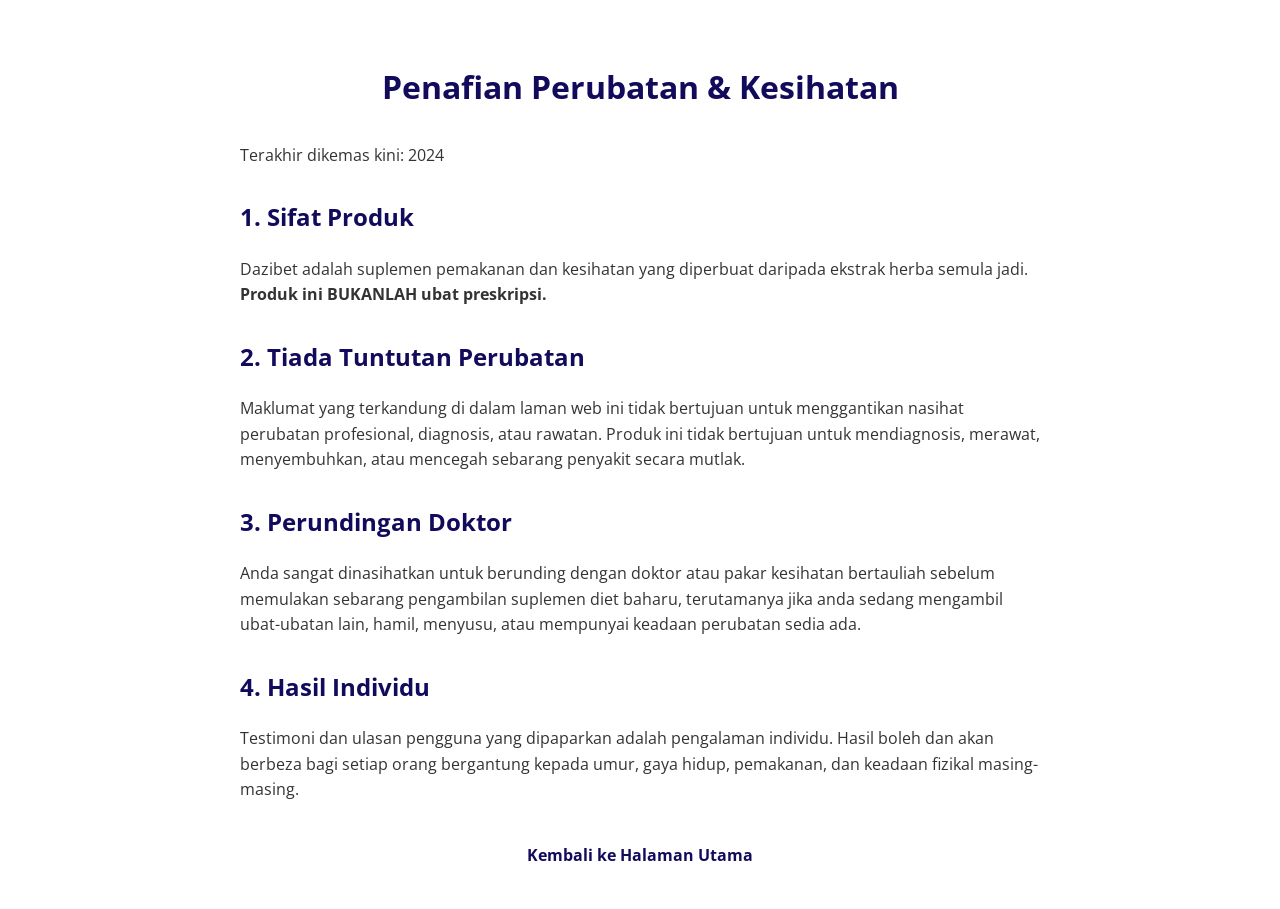
<file: penafian.html>
<!DOCTYPE html>
<html lang="my-MY">
<head>
    <meta charset="UTF-8">
    <meta name="viewport" content="width=device-width, initial-scale=1.0">
    <title>Penafian Perubatan - Dazibet Malaysia</title>
    <meta name="robots" content="noindex, nofollow">
    <link href="https://fonts.googleapis.com/css2?family=Open+Sans:wght@400;700&display=swap" rel="stylesheet">
    <style>
        body { font-family: 'Open Sans', sans-serif; line-height: 1.6; color: #333; max-width: 800px; margin: 0 auto; padding: 40px 20px; }
        h1 { color: #120b5c; text-align: center; margin-bottom: 30px; }
        h2 { color: #120b5c; margin-top: 30px; }
        p { margin-bottom: 15px; }
        a { color: #120b5c; text-decoration: none; font-weight: bold; }
    </style>
</head>
<body>
    <h1>Penafian Perubatan & Kesihatan</h1>
    <p>Terakhir dikemas kini: 2024</p>
    
    <h2>1. Sifat Produk</h2>
    <p>Dazibet adalah suplemen pemakanan dan kesihatan yang diperbuat daripada ekstrak herba semula jadi. <strong>Produk ini BUKANLAH ubat preskripsi.</strong></p>
    
    <h2>2. Tiada Tuntutan Perubatan</h2>
    <p>Maklumat yang terkandung di dalam laman web ini tidak bertujuan untuk menggantikan nasihat perubatan profesional, diagnosis, atau rawatan. Produk ini tidak bertujuan untuk mendiagnosis, merawat, menyembuhkan, atau mencegah sebarang penyakit secara mutlak.</p>
    
    <h2>3. Perundingan Doktor</h2>
    <p>Anda sangat dinasihatkan untuk berunding dengan doktor atau pakar kesihatan bertauliah sebelum memulakan sebarang pengambilan suplemen diet baharu, terutamanya jika anda sedang mengambil ubat-ubatan lain, hamil, menyusu, atau mempunyai keadaan perubatan sedia ada.</p>
    
    <h2>4. Hasil Individu</h2>
    <p>Testimoni dan ulasan pengguna yang dipaparkan adalah pengalaman individu. Hasil boleh dan akan berbeza bagi setiap orang bergantung kepada umur, gaya hidup, pemakanan, dan keadaan fizikal masing-masing.</p>
    
    <div style="text-align: center; margin-top: 40px;">
        <a href="index.html">Kembali ke Halaman Utama</a>
    </div>
</body>
</html>
</file>
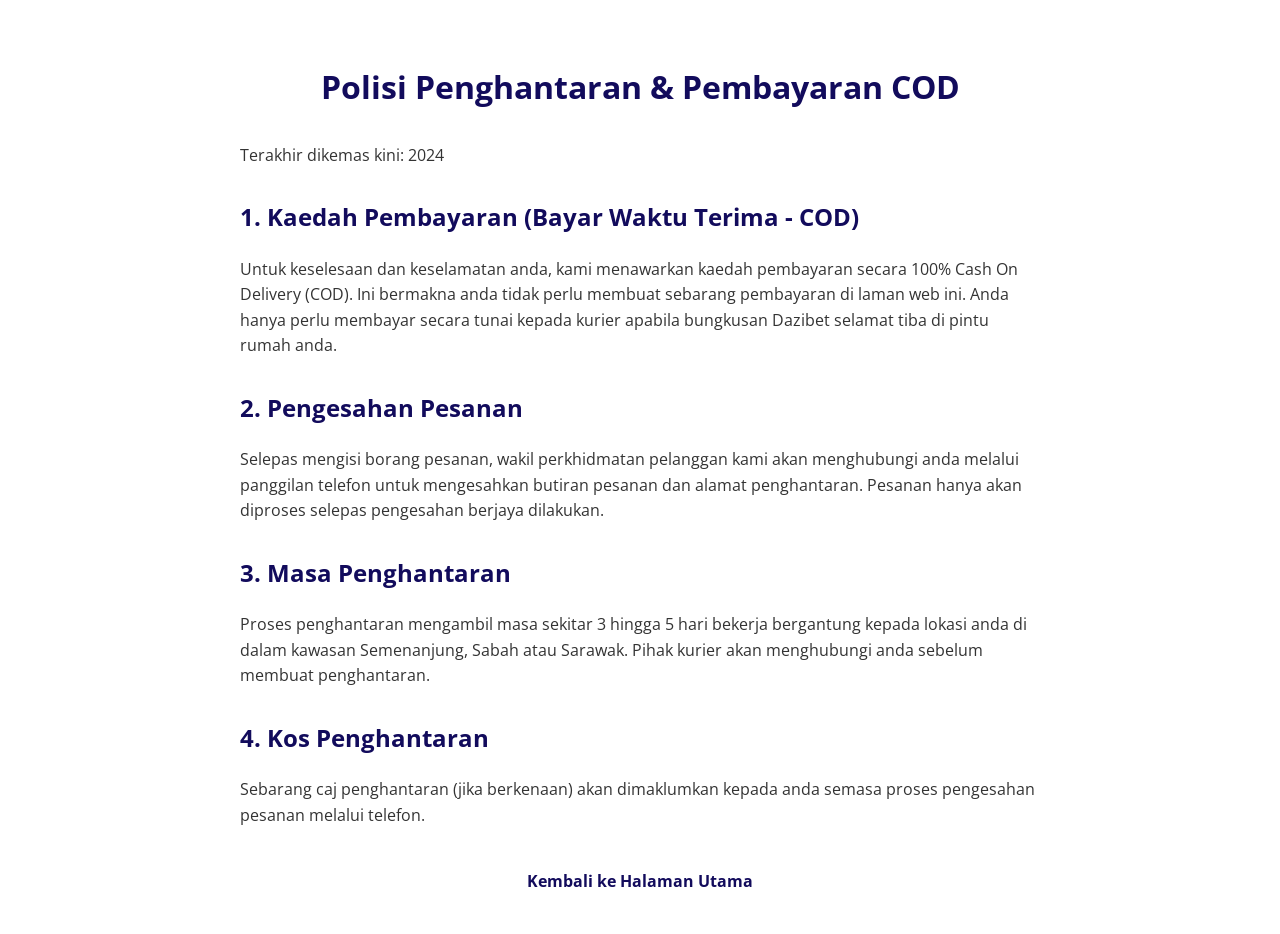
<file: penghantaran.html>
<!DOCTYPE html>
<html lang="my-MY">
<head>
    <meta charset="UTF-8">
    <meta name="viewport" content="width=device-width, initial-scale=1.0">
    <title>Polisi Penghantaran & COD - Dazibet Malaysia</title>
    <meta name="robots" content="noindex, nofollow">
    <link href="https://fonts.googleapis.com/css2?family=Open+Sans:wght@400;700&display=swap" rel="stylesheet">
    <style>
        body { font-family: 'Open Sans', sans-serif; line-height: 1.6; color: #333; max-width: 800px; margin: 0 auto; padding: 40px 20px; }
        h1 { color: #120b5c; text-align: center; margin-bottom: 30px; }
        h2 { color: #120b5c; margin-top: 30px; }
        p { margin-bottom: 15px; }
        a { color: #120b5c; text-decoration: none; font-weight: bold; }
    </style>
</head>
<body>
    <h1>Polisi Penghantaran & Pembayaran COD</h1>
    <p>Terakhir dikemas kini: 2024</p>
    
    <h2>1. Kaedah Pembayaran (Bayar Waktu Terima - COD)</h2>
    <p>Untuk keselesaan dan keselamatan anda, kami menawarkan kaedah pembayaran secara 100% Cash On Delivery (COD). Ini bermakna anda tidak perlu membuat sebarang pembayaran di laman web ini. Anda hanya perlu membayar secara tunai kepada kurier apabila bungkusan Dazibet selamat tiba di pintu rumah anda.</p>
    
    <h2>2. Pengesahan Pesanan</h2>
    <p>Selepas mengisi borang pesanan, wakil perkhidmatan pelanggan kami akan menghubungi anda melalui panggilan telefon untuk mengesahkan butiran pesanan dan alamat penghantaran. Pesanan hanya akan diproses selepas pengesahan berjaya dilakukan.</p>
    
    <h2>3. Masa Penghantaran</h2>
    <p>Proses penghantaran mengambil masa sekitar 3 hingga 5 hari bekerja bergantung kepada lokasi anda di dalam kawasan Semenanjung, Sabah atau Sarawak. Pihak kurier akan menghubungi anda sebelum membuat penghantaran.</p>
    
    <h2>4. Kos Penghantaran</h2>
    <p>Sebarang caj penghantaran (jika berkenaan) akan dimaklumkan kepada anda semasa proses pengesahan pesanan melalui telefon.</p>
    
    <div style="text-align: center; margin-top: 40px;">
        <a href="index.html">Kembali ke Halaman Utama</a>
    </div>
</body>
</html>
</file>
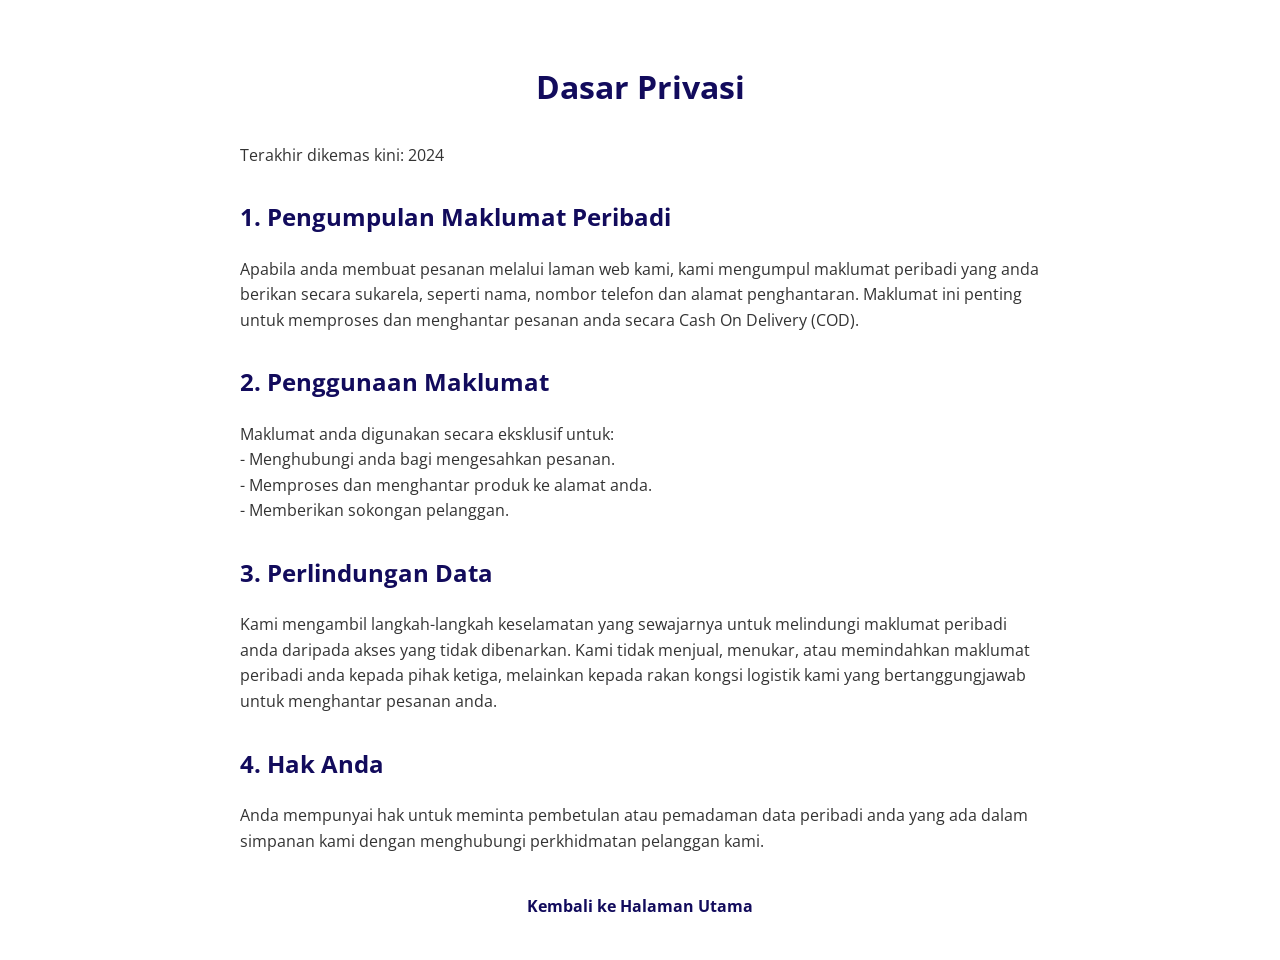
<file: privasi.html>
<!DOCTYPE html>
<html lang="my-MY">
<head>
    <meta charset="UTF-8">
    <meta name="viewport" content="width=device-width, initial-scale=1.0">
    <title>Dasar Privasi - Dazibet Malaysia</title>
    <meta name="robots" content="noindex, nofollow">
    <link href="https://fonts.googleapis.com/css2?family=Open+Sans:wght@400;700&display=swap" rel="stylesheet">
    <style>
        body { font-family: 'Open Sans', sans-serif; line-height: 1.6; color: #333; max-width: 800px; margin: 0 auto; padding: 40px 20px; }
        h1 { color: #120b5c; text-align: center; margin-bottom: 30px; }
        h2 { color: #120b5c; margin-top: 30px; }
        p { margin-bottom: 15px; }
        a { color: #120b5c; text-decoration: none; font-weight: bold; }
    </style>
</head>
<body>
    <h1>Dasar Privasi</h1>
    <p>Terakhir dikemas kini: 2024</p>
    
    <h2>1. Pengumpulan Maklumat Peribadi</h2>
    <p>Apabila anda membuat pesanan melalui laman web kami, kami mengumpul maklumat peribadi yang anda berikan secara sukarela, seperti nama, nombor telefon dan alamat penghantaran. Maklumat ini penting untuk memproses dan menghantar pesanan anda secara Cash On Delivery (COD).</p>
    
    <h2>2. Penggunaan Maklumat</h2>
    <p>Maklumat anda digunakan secara eksklusif untuk: <br>
    - Menghubungi anda bagi mengesahkan pesanan.<br>
    - Memproses dan menghantar produk ke alamat anda.<br>
    - Memberikan sokongan pelanggan.</p>
    
    <h2>3. Perlindungan Data</h2>
    <p>Kami mengambil langkah-langkah keselamatan yang sewajarnya untuk melindungi maklumat peribadi anda daripada akses yang tidak dibenarkan. Kami tidak menjual, menukar, atau memindahkan maklumat peribadi anda kepada pihak ketiga, melainkan kepada rakan kongsi logistik kami yang bertanggungjawab untuk menghantar pesanan anda.</p>
    
    <h2>4. Hak Anda</h2>
    <p>Anda mempunyai hak untuk meminta pembetulan atau pemadaman data peribadi anda yang ada dalam simpanan kami dengan menghubungi perkhidmatan pelanggan kami.</p>
    
    <div style="text-align: center; margin-top: 40px;">
        <a href="index.html">Kembali ke Halaman Utama</a>
    </div>
</body>
</html>
</file>
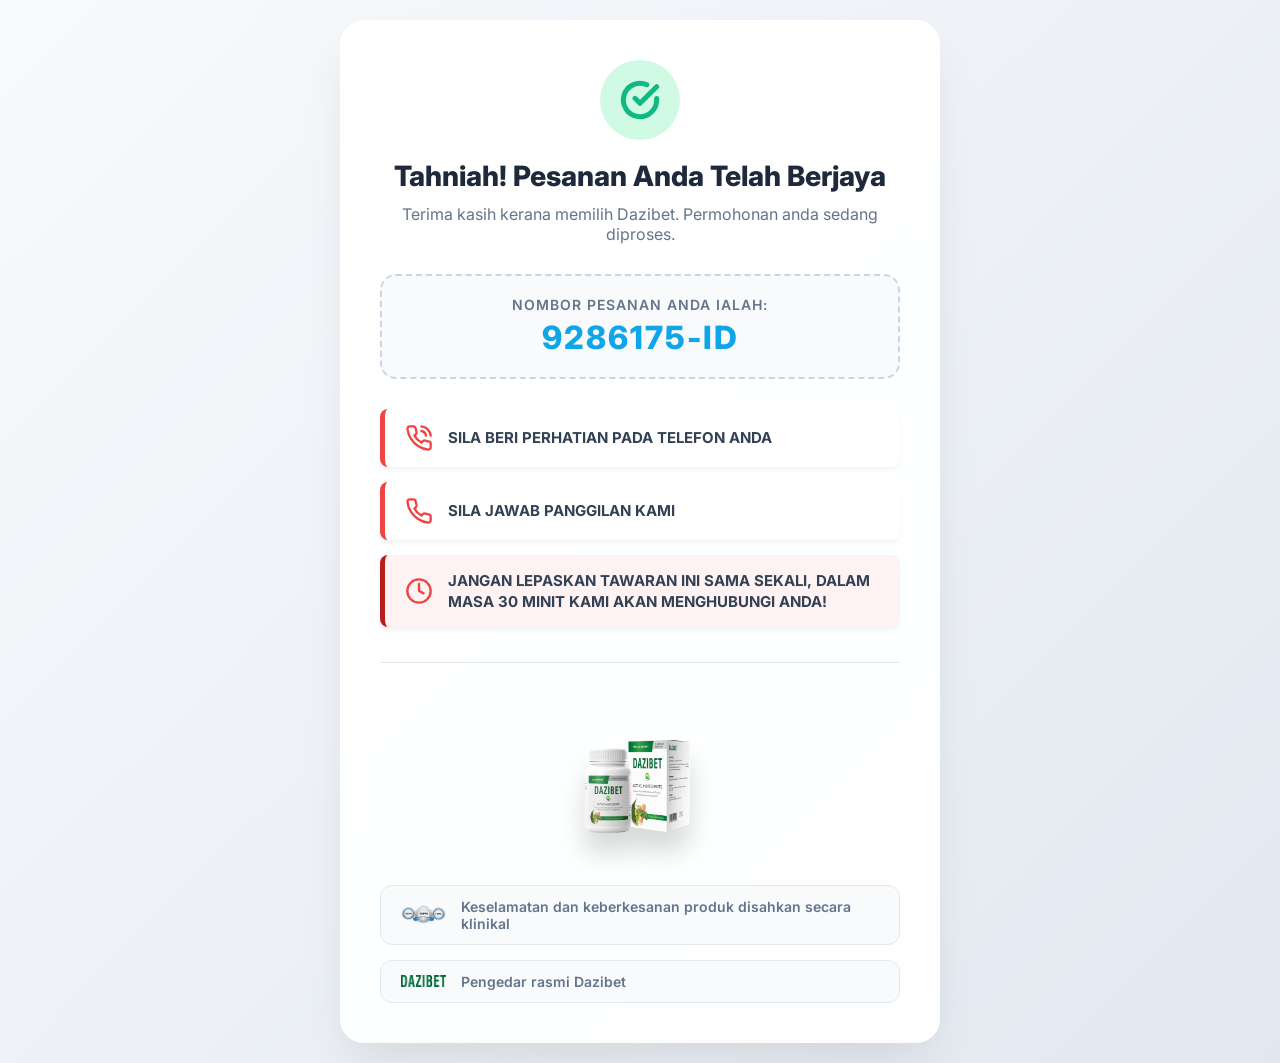
<file: success.html>
<!DOCTYPE html>
<html lang="ms-MY">
<head>
    <meta charset="UTF-8">
    <meta name="viewport" content="width=device-width, initial-scale=1.0">
    <title>Pesanan Berjaya - Dazibet</title>
    <link href="https://fonts.googleapis.com/css2?family=Inter:wght@400;500;600;700;800&display=swap" rel="stylesheet">
    <style>
        :root {
            --primary: #10b981; 
            --secondary: #0ea5e9; 
            --danger: #ef4444; 
            --dark: #1e293b;
            --text-muted: #64748b;
            --bg-color: #f1f5f9;
        }
        * {
            margin: 0; padding: 0; box-sizing: border-box;
        }
        body {
            font-family: 'Inter', sans-serif;
            background: linear-gradient(135deg, #f8fafc 0%, #e2e8f0 100%);
            color: var(--dark);
            min-height: 100vh;
            display: flex;
            justify-content: center;
            align-items: center;
            padding: 20px;
        }
        .container {
            background: rgba(255, 255, 255, 0.95);
            backdrop-filter: blur(10px);
            max-width: 600px;
            width: 100%;
            border-radius: 24px;
            box-shadow: 0 25px 50px -12px rgba(0, 0, 0, 0.1);
            padding: 40px;
            text-align: center;
            animation: slideUp 0.6s cubic-bezier(0.16, 1, 0.3, 1) forwards;
        }
        @keyframes slideUp {
            from { opacity: 0; transform: translateY(30px); }
            to { opacity: 1; transform: translateY(0); }
        }
        .success-icon {
            width: 80px;
            height: 80px;
            background: #d1fae5;
            border-radius: 50%;
            display: flex;
            justify-content: center;
            align-items: center;
            margin: 0 auto 20px;
            color: var(--primary);
            animation: scaleIn 0.5s cubic-bezier(0.34, 1.56, 0.64, 1) 0.2s both;
        }
        @keyframes scaleIn {
            from { transform: scale(0); opacity: 0; }
            to { transform: scale(1); opacity: 1; }
        }
        h1 {
            font-size: 28px;
            font-weight: 800;
            margin-bottom: 10px;
            color: var(--dark);
            line-height: 1.2;
        }
        .subtitle {
            color: var(--text-muted);
            font-size: 16px;
            margin-bottom: 30px;
        }
        .order-box {
            background: #f8fafc;
            border: 2px dashed #cbd5e1;
            border-radius: 16px;
            padding: 20px;
            margin-bottom: 30px;
            transition: all 0.3s ease;
        }
        .order-box:hover {
            border-color: var(--secondary);
            background: #f0f9ff;
        }
        .order-box p {
            font-size: 14px;
            text-transform: uppercase;
            letter-spacing: 1px;
            color: var(--text-muted);
            font-weight: 600;
        }
        .order-box h2 {
            font-size: 32px;
            font-weight: 800;
            color: var(--secondary);
            margin-top: 5px;
            letter-spacing: 2px;
        }
        .urgency-container {
            display: flex;
            flex-direction: column;
            gap: 15px;
            margin-bottom: 35px;
        }
        .urgency-item {
            background: #fff;
            border-left: 5px solid var(--danger);
            padding: 15px 20px;
            border-radius: 8px;
            box-shadow: 0 4px 6px -1px rgba(0, 0, 0, 0.05);
            display: flex;
            align-items: center;
            gap: 15px;
            text-align: left;
            transition: transform 0.3s ease;
        }
        .urgency-item:hover {
            transform: translateX(5px);
        }
        .urgency-item.highlight {
            background: #fef2f2;
            border-left-color: #b91c1c;
        }
        .urgency-item svg {
            flex-shrink: 0;
            width: 28px;
            height: 28px;
            color: var(--danger);
        }
        .pulse svg {
            animation: ring 2s infinite;
        }
        @keyframes ring {
            0% { transform: scale(1) rotate(0); }
            10% { transform: scale(1.1) rotate(15deg); }
            20% { transform: scale(1.1) rotate(-10deg); }
            30% { transform: scale(1.1) rotate(10deg); }
            40% { transform: scale(1.1) rotate(-10deg); }
            50% { transform: scale(1) rotate(0); }
            100% { transform: scale(1); }
        }
        .urgency-item p {
            font-size: 15px;
            font-weight: 700;
            color: #334155;
            line-height: 1.4;
        }
        .trust-container {
            display: flex;
            flex-direction: column;
            align-items: center;
            border-top: 1px solid #e2e8f0;
            padding-top: 30px;
        }
        .product-img {
            max-width: 180px;
            height: auto;
            margin-bottom: 25px;
            filter: drop-shadow(0 20px 13px rgba(0, 0, 0, 0.15));
            transition: transform 0.3s;
        }
        .product-img:hover {
            transform: scale(1.05);
        }
        .trust-badges {
            display: flex;
            flex-direction: column;
            gap: 15px;
            width: 100%;
        }
        .badge-item {
            display: flex;
            align-items: center;
            justify-content: flex-start;
            gap: 15px;
            background: #f8fafc;
            padding: 12px 20px;
            border-radius: 12px;
            border: 1px solid #e2e8f0;
        }
        .badge-item img {
            width: 45px;
            height: auto;
            object-fit: contain;
        }
        .badge-item p {
            font-size: 14px;
            font-weight: 600;
            color: var(--text-muted);
            text-align: left;
        }
        @media (max-width: 480px) {
            .container { padding: 30px 20px; }
            h1 { font-size: 24px; }
            .order-box h2 { font-size: 26px; }
        }
    </style>

    <script type="text/javascript">
    (function(c,l,a,r,i,t,y){
        c[a]=c[a]||function(){(c[a].q=c[a].q||[]).push(arguments)};
        t=l.createElement(r);t.async=1;t.src="https://www.clarity.ms/tag/"+i;
        y=l.getElementsByTagName(r)[0];y.parentNode.insertBefore(t,y);
    })(window, document, "clarity", "script", "wpnpkhcwbj");
</script>
</head>
<body>
    <div class="container">
        <!-- Success Header -->
        <div class="header">
            <div class="success-icon">
                <svg xmlns="http://www.w3.org/2000/svg" width="40" height="40" viewBox="0 0 24 24" fill="none" stroke="currentColor" stroke-width="3" stroke-linecap="round" stroke-linejoin="round"><path d="M22 11.08V12a10 10 0 1 1-5.93-9.14"></path><polyline points="22 4 12 14.01 9 11.01"></polyline></svg>
            </div>
            <h1>Tahniah! Pesanan Anda Telah Berjaya</h1>
            <p class="subtitle">Terima kasih kerana memilih Dazibet. Permohonan anda sedang diproses.</p>
        </div>

        <!-- Order Tracking -->
        <div class="order-box">
            <p>Nombor pesanan anda ialah:</p>
            <h2 id="order-id">MENGHASILKAN...</h2>
        </div>

        <!-- 3 Urgency Triggers -->
        <div class="urgency-container">
            <div class="urgency-item pulse">
                <svg xmlns="http://www.w3.org/2000/svg" viewBox="0 0 24 24" fill="none" stroke="currentColor" stroke-width="2" stroke-linecap="round" stroke-linejoin="round"><path d="M22 16.92v3a2 2 0 0 1-2.18 2 19.79 19.79 0 0 1-8.63-3.07 19.5 19.5 0 0 1-6-6 19.79 19.79 0 0 1-3.07-8.67A2 2 0 0 1 4.11 2h3a2 2 0 0 1 2 1.72 12.84 12.84 0 0 0 .7 2.81 2 2 0 0 1-.45 2.11L8.09 9.91a16 16 0 0 0 6 6l1.27-1.27a2 2 0 0 1 2.11-.45 12.84 12.84 0 0 0 2.81.7A2 2 0 0 1 22 16.92z"></path><path d="M14.05 2a9 9 0 0 1 8 7.94"></path><path d="M14.05 6A5 5 0 0 1 18 10"></path></svg>
                <p>SILA BERI PERHATIAN PADA TELEFON ANDA</p>
            </div>
            <div class="urgency-item pulse">
                <svg xmlns="http://www.w3.org/2000/svg" viewBox="0 0 24 24" fill="none" stroke="currentColor" stroke-width="2" stroke-linecap="round" stroke-linejoin="round"><path d="M22 16.92v3a2 2 0 0 1-2.18 2 19.79 19.79 0 0 1-8.63-3.07 19.5 19.5 0 0 1-6-6 19.79 19.79 0 0 1-3.07-8.67A2 2 0 0 1 4.11 2h3a2 2 0 0 1 2 1.72 12.84 12.84 0 0 0 .7 2.81 2 2 0 0 1-.45 2.11L8.09 9.91a16 16 0 0 0 6 6l1.27-1.27a2 2 0 0 1 2.11-.45 12.84 12.84 0 0 0 2.81.7A2 2 0 0 1 22 16.92z"></path></svg>
                <p>SILA JAWAB PANGGILAN KAMI</p>
            </div>
            <div class="urgency-item highlight">
                <svg xmlns="http://www.w3.org/2000/svg" viewBox="0 0 24 24" fill="none" stroke="currentColor" stroke-width="2" stroke-linecap="round" stroke-linejoin="round"><circle cx="12" cy="12" r="10"></circle><polyline points="12 6 12 12 16 14"></polyline></svg>
                <p>JANGAN LEPASKAN TAWARAN INI SAMA SEKALI, DALAM MASA 30 MINIT KAMI AKAN MENGHUBUNGI ANDA!</p>
            </div>
        </div>

        <!-- Product Image & Trust Badges -->
        <div class="trust-container">
            <img src="img/dazibet-my-01-20230814130134-zaf9n.png" alt="Dazibet Product" class="product-img">
            
            <div class="trust-badges">
                <div class="badge-item">
                    <img src="img/badge-20200825045901.png" alt="EU Seal">
                    <p>Keselamatan dan keberkesanan produk disahkan secara klinikal</p>
                </div>
                <div class="badge-item">
                    <img src="img/dazibet-my-logo-1-20230814130137-sjj4k.png" alt="Distributor">
                    <p>Pengedar rasmi Dazibet</p>
                </div>
            </div>
        </div>
    </div>
    
    <script>
        document.addEventListener("DOMContentLoaded", function() {
            // Function to get URL parameters
            function getParameterByName(name) {
                const url = window.location.href;
                name = name.replace(/[\[\]]/g, '\\$&');
                const regex = new RegExp('[?&]' + name + '(=([^&#]*)|&|#|$)');
                const results = regex.exec(url);
                if (!results) return null;
                if (!results[2]) return '';
                return decodeURIComponent(results[2].replace(/\+/g, ' '));
            }

            // Function to generate a random order ID (e.g. 8787226-ID)
            function generateRandomOrderId() {
                const randomNum = Math.floor(1000000 + Math.random() * 9000000); // 7 digit number
                return randomNum + '-ID';
            }

            // Get the order element
            const orderIdElement = document.getElementById('order-id');
            
            // Check if 'id' parameter exists in the URL
            const urlId = getParameterByName('id');
            
            if (urlId && urlId.trim() !== '') {
                // If ID is passed via API redirect, use it
                orderIdElement.textContent = urlId + '-ID';
            } else {
                // Generate a random one for fallback
                orderIdElement.textContent = generateRandomOrderId();
            }
        });
    </script>
</body>
</html>
</file>
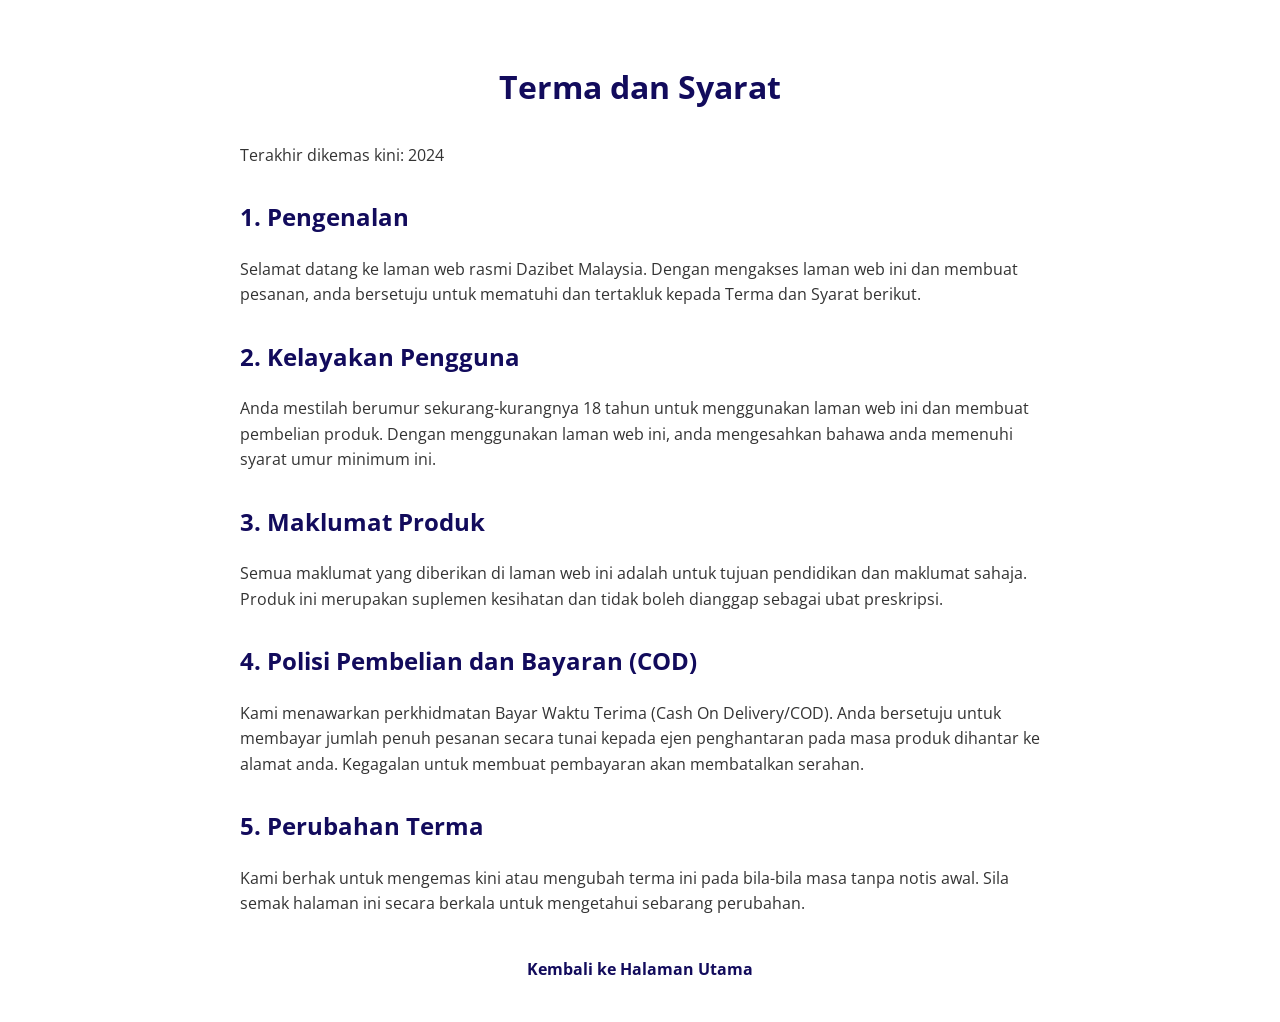
<file: terma.html>
<!DOCTYPE html>
<html lang="my-MY">
<head>
    <meta charset="UTF-8">
    <meta name="viewport" content="width=device-width, initial-scale=1.0">
    <title>Terma dan Syarat - Dazibet Malaysia</title>
    <meta name="robots" content="noindex, nofollow">
    <link href="https://fonts.googleapis.com/css2?family=Open+Sans:wght@400;700&display=swap" rel="stylesheet">
    <style>
        body { font-family: 'Open Sans', sans-serif; line-height: 1.6; color: #333; max-width: 800px; margin: 0 auto; padding: 40px 20px; }
        h1 { color: #120b5c; text-align: center; margin-bottom: 30px; }
        h2 { color: #120b5c; margin-top: 30px; }
        p { margin-bottom: 15px; }
        a { color: #120b5c; text-decoration: none; font-weight: bold; }
    </style>
</head>
<body>
    <h1>Terma dan Syarat</h1>
    <p>Terakhir dikemas kini: 2024</p>
    
    <h2>1. Pengenalan</h2>
    <p>Selamat datang ke laman web rasmi Dazibet Malaysia. Dengan mengakses laman web ini dan membuat pesanan, anda bersetuju untuk mematuhi dan tertakluk kepada Terma dan Syarat berikut.</p>
    
    <h2>2. Kelayakan Pengguna</h2>
    <p>Anda mestilah berumur sekurang-kurangnya 18 tahun untuk menggunakan laman web ini dan membuat pembelian produk. Dengan menggunakan laman web ini, anda mengesahkan bahawa anda memenuhi syarat umur minimum ini.</p>
    
    <h2>3. Maklumat Produk</h2>
    <p>Semua maklumat yang diberikan di laman web ini adalah untuk tujuan pendidikan dan maklumat sahaja. Produk ini merupakan suplemen kesihatan dan tidak boleh dianggap sebagai ubat preskripsi.</p>
    
    <h2>4. Polisi Pembelian dan Bayaran (COD)</h2>
    <p>Kami menawarkan perkhidmatan Bayar Waktu Terima (Cash On Delivery/COD). Anda bersetuju untuk membayar jumlah penuh pesanan secara tunai kepada ejen penghantaran pada masa produk dihantar ke alamat anda. Kegagalan untuk membuat pembayaran akan membatalkan serahan.</p>
    
    <h2>5. Perubahan Terma</h2>
    <p>Kami berhak untuk mengemas kini atau mengubah terma ini pada bila-bila masa tanpa notis awal. Sila semak halaman ini secara berkala untuk mengetahui sebarang perubahan.</p>
    
    <div style="text-align: center; margin-top: 40px;">
        <a href="index.html">Kembali ke Halaman Utama</a>
    </div>
</body>
</html>
</file>
<file: css/animat.css>
@-webkit-keyframes fadeInLeft{0%{opacity:0;-webkit-transform:translateX(-20px);transform:translateX(-20px)}100%{opacity:1;-webkit-transform:translateX(0);transform:translateX(0)}}@keyframes fadeInLeft{0%{opacity:0;-webkit-transform:translateX(-20px);-ms-transform:translateX(-20px);transform:translateX(-20px)}100%{opacity:1;-webkit-transform:translateX(0);-ms-transform:translateX(0);transform:translateX(0)}}@-webkit-keyframes tada{0%{-webkit-transform:scale(1);transform:scale(1)}10%,20%{-webkit-transform:scale(.9) rotate(-3deg);transform:scale(.9) rotate(-3deg)}30%,50%,70%,90%{-webkit-transform:scale(1.1) rotate(3deg);transform:scale(1.1) rotate(3deg)}40%,60%,80%{-webkit-transform:scale(1.1) rotate(-3deg);transform:scale(1.1) rotate(-3deg)}100%{-webkit-transform:scale(1) rotate(0);transform:scale(1) rotate(0)}}@keyframes tada{0%{-webkit-transform:scale(1);-ms-transform:scale(1);transform:scale(1)}10%,20%{-webkit-transform:scale(.9) rotate(-3deg);-ms-transform:scale(.9) rotate(-3deg);transform:scale(.9) rotate(-3deg)}30%,50%,70%,90%{-webkit-transform:scale(1.1) rotate(3deg);-ms-transform:scale(1.1) rotate(3deg);transform:scale(1.1) rotate(3deg)}40%,60%,80%{-webkit-transform:scale(1.1) rotate(-3deg);-ms-transform:scale(1.1) rotate(-3deg);transform:scale(1.1) rotate(-3deg)}100%{-webkit-transform:scale(1) rotate(0);-ms-transform:scale(1) rotate(0);transform:scale(1) rotate(0)}}@-webkit-keyframes pulse{0%{-webkit-transform:scale(1);transform:scale(1)}50%{-webkit-transform:scale(1.1);transform:scale(1.1)}100%{-webkit-transform:scale(1);transform:scale(1)}}@keyframes pulse{0%{-webkit-transform:scale(1);-ms-transform:scale(1);transform:scale(1)}50%{-webkit-transform:scale(1.1);-ms-transform:scale(1.1);transform:scale(1.1)}100%{-webkit-transform:scale(1);-ms-transform:scale(1);transform:scale(1)}}@-webkit-keyframes bounceIn{0%{opacity:0;-webkit-transform:scale(.3);transform:scale(.3)}50%{opacity:1;-webkit-transform:scale(1.05);transform:scale(1.05)}70%{-webkit-transform:scale(.9);transform:scale(.9)}100%{opacity:1;-webkit-transform:scale(1);transform:scale(1)}}@keyframes bounceIn{0%{opacity:0;-webkit-transform:scale(.3);-ms-transform:scale(.3);transform:scale(.3)}50%{opacity:1;-webkit-transform:scale(1.05);-ms-transform:scale(1.05);transform:scale(1.05)}70%{-webkit-transform:scale(.9);-ms-transform:scale(.9);transform:scale(.9)}100%{opacity:1;-webkit-transform:scale(1);-ms-transform:scale(1);transform:scale(1)}}@-webkit-keyframes fadeInRight{0%{opacity:0;-webkit-transform:translateX(20px);transform:translateX(20px)}100%{opacity:1;-webkit-transform:translateX(0);transform:translateX(0)}}@keyframes fadeInRight{0%{opacity:0;-webkit-transform:translateX(40px);-ms-transform:translateX(40px);transform:translateX(40px)}100%{opacity:1;-webkit-transform:translateX(0);-ms-transform:translateX(0);transform:translateX(0)}}@-webkit-keyframes flash{0%,100%,50%{opacity:1}25%,75%{opacity:0}}@keyframes flash{0%,100%,50%{opacity:1}25%,75%{opacity:0}}@-webkit-keyframes fadeInUp{0%{opacity:0;-webkit-transform:translateY(20px);transform:translateY(20px)}100%{opacity:1;-webkit-transform:translateY(0);transform:translateY(0)}}@keyframes fadeInUp{0%{opacity:0;-webkit-transform:translateY(20px);-ms-transform:translateY(20px);transform:translateY(20px)}100%{opacity:1;-webkit-transform:translateY(0);-ms-transform:translateY(0);transform:translateY(0)}}.ladipage-animated-headline-duplicate{display:none}.ladipage-animated-words-wrapper b,.ladipage-animated-words-wrapper i{font:inherit}.ladipage-animated-words-wrapper,.ladipage-animated-words-wrapper b{display:inline-block}.ladipage-animated-words-wrapper{position:relative;text-align:left}.ladipage-animated-words-wrapper b{position:absolute;white-space:nowrap;left:0;top:0}.ladipage-animated-words-wrapper b.is-visible{position:relative}.no-js .ladipage-animated-words-wrapper b{opacity:0}.no-js .ladipage-animated-words-wrapper b.is-visible{opacity:1}.ladipage-animated-headline.type .ladipage-animated-words-wrapper.selected .after,.ladipage-animated-headline.type b{visibility:hidden}.ladipage-animated-headline.type .ladipage-animated-words-wrapper{vertical-align:top;-webkit-transition:width .6s;transition:width .6s;overflow:hidden}.ladipage-animated-headline.type .ladipage-animated-words-wrapper .after{position:absolute;right:0;top:50%;bottom:auto;-webkit-transform:translateY(-50%);transform:translateY(-50%);height:90%;width:1px;background-color:#363636}.ladipage-animated-headline.type .ladipage-animated-words-wrapper.waiting .after{-webkit-animation:ah-pulse 1s infinite;animation:ah-pulse 1s infinite;z-index:2}.ladipage-animated-headline.type .ladipage-animated-words-wrapper.selected{background-color:rgba(109,169,252,.5)}.ladipage-animated-headline.type b.is-visible{visibility:visible}.ladipage-animated-headline.type i{position:absolute;visibility:hidden}.ladipage-animated-headline.type i.in{position:relative;visibility:visible}@-webkit-keyframes ah-pulse{0%{-webkit-transform:translateY(-50%) scale(1);transform:translateY(-50%) scale(1);opacity:1}40%{-webkit-transform:translateY(-50%) scale(.9);transform:translateY(-50%) scale(.9);opacity:0}100%{-webkit-transform:translateY(-50%) scale(0);transform:translateY(-50%) scale(0);opacity:0}}@keyframes ah-pulse{0%{-webkit-transform:translateY(-50%) scale(1);transform:translateY(-50%) scale(1);opacity:1}40%{-webkit-transform:translateY(-50%) scale(.9);transform:translateY(-50%) scale(.9);opacity:0}100%{-webkit-transform:translateY(-50%) scale(0);transform:translateY(-50%) scale(0);opacity:0}}
</file>
<file: css/10kysfrxm.css>
a,abbr,acronym,address,applet,article,aside,audio,b,big,blockquote,body,button,canvas,caption,center,cite,code,dd,del,details,dfn,div,dl,dt,em,embed,fieldset,figcaption,figure,footer,form,h1,h2,h3,h4,h5,h6,header,hgroup,html,i,iframe,img,input,ins,kbd,label,legend,li,mark,menu,nav,object,ol,output,p,pre,q,ruby,s,samp,section,select,small,span,strike,strong,sub,summary,sup,table,tbody,td,textarea,tfoot,th,thead,time,tr,tt,u,ul,var,video{margin:0;padding:0;border:0;outline:0;font-size:100%;font:inherit;vertical-align:baseline;box-sizing:border-box;-webkit-font-smoothing:antialiased;-moz-osx-font-smoothing:grayscale}article,aside,details,figcaption,figure,footer,header,hgroup,menu,nav,section{display:block}body{line-height:1}a{text-decoration:none}ol,ul{list-style:none}blockquote,q{quotes:none}blockquote:after,blockquote:before,q:after,q:before{content:'';content:none}table{border-collapse:collapse;border-spacing:0}.ladi-loading{z-index:900000000000;position:fixed;width:100%;height:100%;top:0;left:0;background-color:rgba(0,0,0,.1)}.ladi-loading .loading{width:80px;height:80px;top:0;left:0;bottom:0;right:0;margin:auto;overflow:hidden;position:absolute}.ladi-loading .loading div{position:absolute;width:6px;height:6px;background:#fff;border-radius:50%;animation:ladi-loading 1.2s linear infinite}.ladi-loading .loading div:first-child{animation-delay:0s;top:37px;left:66px}.ladi-loading .loading div:nth-child(2){animation-delay:-.1s;top:22px;left:62px}.ladi-loading .loading div:nth-child(3){animation-delay:-.2s;top:11px;left:52px}.ladi-loading .loading div:nth-child(4){animation-delay:-.3s;top:7px;left:37px}.ladi-loading .loading div:nth-child(5){animation-delay:-.4s;top:11px;left:22px}.ladi-loading .loading div:nth-child(6){animation-delay:-.5s;top:22px;left:11px}.ladi-loading .loading div:nth-child(7){animation-delay:-.6s;top:37px;left:7px}.ladi-loading .loading div:nth-child(8){animation-delay:-.7s;top:52px;left:11px}.ladi-loading .loading div:nth-child(9){animation-delay:-.8s;top:62px;left:22px}.ladi-loading .loading div:nth-child(10){animation-delay:-.9s;top:66px;left:37px}.ladi-loading .loading div:nth-child(11){animation-delay:-1s;top:62px;left:52px}.ladi-loading .loading div:nth-child(12){animation-delay:-1.1s;top:52px;left:62px}@keyframes ladi-loading{0%,100%,20%,80%{transform:scale(1)}50%{transform:scale(1.5)}}.ladipage-message{position:fixed;width:100%;height:100%;top:0;left:0;z-index:10000000000;background:rgba(0,0,0,.3)}.ladipage-message .ladipage-message-box{width:400px;max-width:calc(100% - 50px);height:160px;border:1px solid rgba(0,0,0,.3);background-color:#fff;position:fixed;top:calc(50% - 155px);left:0;right:0;margin:auto;border-radius:10px}.ladipage-message .ladipage-message-box span{display:block;background-color:rgba(6,21,40,.05);color:#000;padding:12px 15px;font-weight:600;font-size:16px;line-height:16px;border-top-left-radius:10px;border-top-right-radius:10px}.ladipage-message .ladipage-message-box .ladipage-message-text{display:-webkit-box;font-size:14px;padding:0 20px;margin-top:10px;line-height:18px;-webkit-line-clamp:3;-webkit-box-orient:vertical;overflow:hidden;text-overflow:ellipsis}.ladipage-message .ladipage-message-box .ladipage-message-close{display:block;position:absolute;right:15px;bottom:10px;margin:0 auto;padding:10px 0;border:none;width:80px;text-transform:uppercase;text-align:center;color:#000;background-color:#e6e6e6;border-radius:5px;text-decoration:none;font-size:14px;line-height:14px;font-weight:600;cursor:pointer}.lightbox-screen{display:none;position:fixed;width:100%;height:100%;top:0;left:0;bottom:0;right:0;margin:auto;z-index:9000000080;background:rgba(0,0,0,.5)}.lightbox-screen .lightbox-close{position:absolute;z-index:9000000090;cursor:pointer}.lightbox-screen .lightbox-hidden{display:none}.lightbox-screen .lightbox-close{width:16px;height:16px;margin:10px;background-repeat:no-repeat;background-position:center center;background-image:url("data:image/svg+xml;utf8, %3Csvg%20width%3D%2224%22%20height%3D%2224%22%20viewBox%3D%220%200%2024%2024%22%20xmlns%3D%22http%3A%2F%2Fwww.w3.org%2F2000%2Fsvg%22%20fill%3D%22%23fff%22%3E%3Cpath%20fill-rule%3D%22evenodd%22%20clip-rule%3D%22evenodd%22%20d%3D%22M23.4144%202.00015L2.00015%2023.4144L0.585938%2022.0002L22.0002%200.585938L23.4144%202.00015Z%22%3E%3C%2Fpath%3E%3Cpath%20fill-rule%3D%22evenodd%22%20clip-rule%3D%22evenodd%22%20d%3D%22M2.00015%200.585938L23.4144%2022.0002L22.0002%2023.4144L0.585938%202.00015L2.00015%200.585938Z%22%3E%3C%2Fpath%3E%3C%2Fsvg%3E")}body{font-size:12px;-ms-text-size-adjust:none;-moz-text-size-adjust:none;-o-text-size-adjust:none;-webkit-text-size-adjust:none;background-color:#fff}.overflow-hidden{overflow:hidden}.ladi-transition{transition:all 150ms linear 0s}.opacity-0{opacity:0}.height-0{height:0!important}.pointer-events-none{pointer-events:none}.transition-parent-collapse-height{transition:height 150ms linear 0s}.transition-parent-collapse-top{transition:top 150ms linear 0s}.transition-readmore{transition:height 350ms linear 0s}.transition-collapse{transition:height 150ms linear 0s}body.grab{cursor:grab}.ladi-wraper{width:100%;min-height:100%;overflow:hidden}.ladi-container{position:relative;margin:0 auto;height:100%}.ladi-element{position:absolute}.ladi-overlay{position:absolute;top:0;left:0;height:100%;width:100%;pointer-events:none}@media (hover:hover){.ladi-check-hover{opacity:0}}.ladi-section{margin:0 auto;position:relative}.ladi-section[data-tab-id]{display:none}.ladi-section.selected[data-tab-id]{display:block}.ladi-section .ladi-section-background{position:absolute;width:100%;height:100%;top:0;left:0;pointer-events:none;overflow:hidden}.ladi-carousel{position:absolute;width:100%;height:100%;overflow:hidden}.ladi-carousel .ladi-carousel-content{position:absolute;width:100%;height:100%;left:0;top:0;transition:top 350ms ease-in-out,left 350ms ease-in-out}.ladi-carousel .ladi-carousel-arrow{position:absolute;top:calc(50% - (33px)/ 2);cursor:pointer;z-index:90000040;width:33px;height:33px;background-repeat:no-repeat;background-position:center center;background-image:url("data:image/svg+xml;utf8, %3Csvg%20width%3D%2224%22%20height%3D%2224%22%20viewBox%3D%220%200%2024%2024%22%20xmlns%3D%22http%3A%2F%2Fwww.w3.org%2F2000%2Fsvg%22%20fill%3D%22%23000%22%3E%3Cpath%20fill-rule%3D%22evenodd%22%20clip-rule%3D%22evenodd%22%20d%3D%22M7.00015%200.585938L18.4144%2012.0002L7.00015%2023.4144L5.58594%2022.0002L15.5859%2012.0002L5.58594%202.00015L7.00015%200.585938Z%22%3E%3C%2Fpath%3E%3C%2Fsvg%3E")}.ladi-carousel .ladi-carousel-arrow-left{left:5px;transform:rotateY(180deg);-webkit-transform:rotateY(180deg)}.ladi-carousel .ladi-carousel-arrow-right{right:5px}.ladi-carousel-indicators-circle{display:inline-flex;gap:10px;position:absolute;bottom:-20px;left:0;right:0;margin:auto;width:fit-content}.ladi-carousel-indicators-circle .item{width:10px;height:10px;background-color:#d6d6d6;border-radius:100%;cursor:pointer;outline:1px solid #fff}.ladi-carousel-indicators-circle .item.selected,.ladi-carousel-indicators-circle .item:hover{background-color:grey}.ladi-carousel-indicators-number{display:inline-flex;gap:10px;position:absolute;bottom:-20px;left:0;right:0;margin:auto;width:fit-content}.ladi-carousel-indicators-number .item{width:15px;height:15px;background-color:#d6d6d6;border-radius:100%;cursor:pointer;font-size:10px;text-align:center;line-height:15px;outline:1px solid #fff}.ladi-carousel-indicators-number .item.selected,.ladi-carousel-indicators-number .item:hover{background-color:grey;color:#fff}.ladi-box{position:absolute;width:100%;height:100%;overflow:hidden}.ladi-button{position:absolute;width:100%;height:100%;overflow:hidden}.ladi-button:active{transform:translateY(2px);transition:transform .2s linear}.ladi-button .ladi-button-background{height:100%;width:100%;pointer-events:none;transition:inherit}.ladi-button>.ladi-button-headline,.ladi-button>.ladi-button-shape{width:100%!important;height:100%!important;top:0!important;left:0!important;display:table;user-select:none;-webkit-user-select:none;-moz-user-select:none;-ms-user-select:none}.ladi-button>.ladi-button-shape .ladi-shape{margin:auto;top:0;bottom:0}.ladi-button>.ladi-button-headline .ladi-headline{display:table-cell;vertical-align:middle}.ladi-form{position:absolute;width:100%;height:100%}.ladi-form>.ladi-element{text-transform:inherit;text-decoration:inherit;text-align:inherit;letter-spacing:inherit;color:inherit;background-size:inherit;background-attachment:inherit;background-origin:inherit}.ladi-form .ladi-button>.ladi-button-headline{color:initial;font-size:initial;font-weight:initial;text-transform:initial;text-decoration:initial;font-style:initial;text-align:initial;letter-spacing:initial;line-height:initial}.ladi-form>.ladi-element .ladi-form-item-container{text-transform:inherit;text-decoration:inherit;text-align:inherit;letter-spacing:inherit;color:inherit;background-size:inherit;background-attachment:inherit;background-origin:inherit}.ladi-form>[data-quantity=true] .ladi-form-item-container{overflow:hidden}.ladi-form>.ladi-element .ladi-form-item-container .ladi-form-item{text-transform:inherit;text-decoration:inherit;text-align:inherit;letter-spacing:inherit;color:inherit}.ladi-form>.ladi-element .ladi-form-item-container .ladi-form-item-background{background-size:inherit;background-attachment:inherit;background-origin:inherit}.ladi-form>.ladi-element .ladi-form-item-container .ladi-form-item .ladi-form-control-select{-webkit-appearance:none;-moz-appearance:none;appearance:none;background-size:9px 6px!important;background-position:right .5rem center;background-repeat:no-repeat;padding-right:24px}.ladi-form>.ladi-element .ladi-form-item-container .ladi-form-item .ladi-form-control-select-2{width:calc(100% / 2 - 5px);max-width:calc(100% / 2 - 5px);min-width:calc(100% / 2 - 5px)}.ladi-form>.ladi-element .ladi-form-item-container .ladi-form-item .ladi-form-control-select-2:nth-child(3){margin-left:7.5px}.ladi-form>.ladi-element .ladi-form-item-container .ladi-form-item .ladi-form-control-select-3{width:calc(100% / 3 - 5px);max-width:calc(100% / 3 - 5px);min-width:calc(100% / 3 - 5px)}.ladi-form>.ladi-element .ladi-form-item-container .ladi-form-item .ladi-form-control-select-3:nth-child(3){margin-left:7.5px}.ladi-form>.ladi-element .ladi-form-item-container .ladi-form-item .ladi-form-control-select-3:nth-child(4){margin-left:7.5px}.ladi-form>.ladi-element .ladi-form-item-container .ladi-form-item .ladi-form-control-select option{color:initial}.ladi-form>.ladi-element .ladi-form-item-container .ladi-form-item .ladi-form-control:not(.ladi-form-control-select){text-transform:inherit;text-decoration:inherit;text-align:inherit;letter-spacing:inherit;color:inherit;background-size:inherit;background-attachment:inherit;background-origin:inherit}.ladi-form>.ladi-element .ladi-form-item-container .ladi-form-item .ladi-form-control-select{text-transform:inherit;text-align:inherit;letter-spacing:inherit;color:inherit;background-size:inherit;background-attachment:inherit;background-origin:inherit}.ladi-form>.ladi-element .ladi-form-item-container .ladi-form-item .ladi-form-control-select:not([data-selected=""]){text-decoration:inherit}.ladi-form>.ladi-element .ladi-form-item-container .ladi-form-item .ladi-form-checkbox-item{text-transform:inherit;text-decoration:inherit;text-align:inherit;letter-spacing:inherit;color:inherit;background-size:inherit;background-attachment:inherit;background-origin:inherit;vertical-align:middle}.ladi-form>.ladi-element .ladi-form-item-container .ladi-form-item .ladi-form-checkbox-box-item{display:inline-block;width:fit-content}.ladi-form>.ladi-element .ladi-form-item-container .ladi-form-item .ladi-form-checkbox-item span{user-select:none;-webkit-user-select:none;-moz-user-select:none;-ms-user-select:none}.ladi-form>.ladi-element .ladi-form-item-container .ladi-form-item .ladi-form-checkbox-item span[data-checked=true]{text-transform:inherit;text-decoration:inherit;text-align:inherit;letter-spacing:inherit;color:inherit;background-size:inherit;background-attachment:inherit;background-origin:inherit}.ladi-form>.ladi-element .ladi-form-item-container .ladi-form-item .ladi-form-checkbox-item span[data-checked=false]{text-transform:inherit;text-align:inherit;letter-spacing:inherit;color:inherit;background-size:inherit;background-attachment:inherit;background-origin:inherit}.ladi-form .ladi-form-item-container{position:absolute;width:100%;height:100%}.ladi-form .ladi-form-item-title-value{font-weight:700;word-break:break-word}.ladi-form .ladi-form-label-container{position:relative;width:100%}.ladi-form .ladi-form-control-file{background-repeat:no-repeat;background-position:calc(100% - 5px) center}.ladi-form .ladi-form-label-container .ladi-form-label-item{display:inline-block;cursor:pointer;position:relative;border-radius:0!important;user-select:none;-webkit-user-select:none;-moz-user-select:none;-ms-user-select:none}.ladi-form .ladi-form-label-container .ladi-form-label-item.image{background-size:cover;background-repeat:no-repeat;background-position:center}.ladi-form .ladi-form-label-container .ladi-form-label-item.no-value{display:none!important}.ladi-form .ladi-form-label-container .ladi-form-label-item.text.disabled{opacity:.35}.ladi-form .ladi-form-label-container .ladi-form-label-item.image.disabled{opacity:.2}.ladi-form .ladi-form-label-container .ladi-form-label-item.color.disabled{opacity:.15}.ladi-form .ladi-form-label-container .ladi-form-label-item.selected:before{content:'';width:0;height:0;bottom:-1px;right:-1px;position:absolute;border-width:0 0 15px 15px;border-color:transparent;border-style:solid}.ladi-form .ladi-form-label-container .ladi-form-label-item.selected:after{content:'';background-image:url("data:image/svg+xml;utf8,%3Csvg xmlns='http://www.w3.org/2000/svg' enable-background='new 0 0 12 12' viewBox='0 0 12 12' x='0' fill='%23fff' y='0'%3E%3Cg%3E%3Cpath d='m5.2 10.9c-.2 0-.5-.1-.7-.2l-4.2-3.7c-.4-.4-.5-1-.1-1.4s1-.5 1.4-.1l3.4 3 5.1-7c .3-.4 1-.5 1.4-.2s.5 1 .2 1.4l-5.7 7.9c-.2.2-.4.4-.7.4 0-.1 0-.1-.1-.1z'%3E%3C/path%3E%3C/g%3E%3C/svg%3E");background-repeat:no-repeat;background-position:bottom right;width:7px;height:7px;bottom:0;right:0;position:absolute}.ladi-form .ladi-form-item{width:100%;height:100%;position:absolute}.ladi-form .ladi-form-item-background{position:absolute;width:100%;height:100%;top:0;left:0;pointer-events:none}.ladi-form .ladi-form-item.ladi-form-checkbox{height:auto}.ladi-form .ladi-form-item .ladi-form-control{background-color:transparent;min-width:100%;min-height:100%;max-width:100%;max-height:100%;width:100%;height:100%;padding:0 5px;color:inherit;font-size:inherit;border:none}.ladi-form .ladi-form-item.ladi-form-checkbox{padding:0 5px}.ladi-form .ladi-form-item.ladi-form-checkbox.ladi-form-checkbox-vertical .ladi-form-checkbox-item{margin-top:0!important;margin-left:0!important;margin-right:0!important;display:flex;align-items:center;border:none}.ladi-form .ladi-form-item.ladi-form-checkbox.ladi-form-checkbox-horizontal .ladi-form-checkbox-item{margin-top:0!important;margin-left:0!important;margin-right:10px!important;display:inline-flex;align-items:center;border:none;position:relative}.ladi-form .ladi-form-item.ladi-form-checkbox .ladi-form-checkbox-item input{margin-right:5px;display:block}.ladi-form .ladi-form-item.ladi-form-checkbox .ladi-form-checkbox-item span{cursor:default;word-break:break-word}.ladi-form .ladi-form-item textarea.ladi-form-control{resize:none;padding:5px}.ladi-form .ladi-button{cursor:pointer}.ladi-form .ladi-button .ladi-headline{cursor:pointer;user-select:none}.ladi-form .ladi-element .ladi-form-otp::-webkit-inner-spin-button,.ladi-form .ladi-element .ladi-form-otp::-webkit-outer-spin-button{-webkit-appearance:none;margin:0}.ladi-form .ladi-element .ladi-form-item .button-get-code{display:none;position:absolute;right:0;top:0;bottom:0;margin:auto 0;line-height:initial;padding:5px 10px;height:max-content;cursor:pointer;user-select:none;-webkit-user-select:none;-moz-user-select:none;-ms-user-select:none}.ladi-form .ladi-element .ladi-form-item .button-get-code.hide-visibility{display:block!important;visibility:hidden!important}.ladi-form .ladi-form-item.otp-resend .button-get-code{display:block}.ladi-form .ladi-form-item.otp-countdown:before{content:attr(data-countdown-time) "s";position:absolute;top:0;bottom:0;margin:auto 0;height:max-content;line-height:initial}.ladi-form [data-variant=true] select option[disabled]{background:#fff;color:#b8b8b8!important}.ladi-google-recaptcha-checkbox{position:absolute;display:inline-block;transform:translateY(-100%);margin-top:-5px;z-index:90000010}.ladi-group{position:absolute;width:100%;height:100%}.ladi-shape{position:absolute;width:100%;height:100%;pointer-events:none}.ladi-cart-number{position:absolute;top:-2px;right:-7px;background:#f36e36;text-align:center;width:18px;height:18px;line-height:18px;font-size:12px;font-weight:700;color:#fff;border-radius:100%}.ladi-image{position:absolute;width:100%;height:100%;overflow:hidden}.ladi-image .ladi-image-background{background-repeat:no-repeat;background-position:left top;background-size:cover;background-attachment:scroll;background-origin:content-box;position:absolute;margin:0 auto;width:100%;height:100%;pointer-events:none}.ladi-headline{width:100%;display:inline-block;word-break:break-word;background-size:cover;background-position:center center}.ladi-headline a{text-decoration:underline}.ladi-paragraph{width:100%;display:inline-block;word-break:break-word}.ladi-paragraph a{text-decoration:underline}.ladi-list-paragraph{width:100%;display:inline-block}.ladi-list-paragraph a{text-decoration:underline}.ladi-list-paragraph ul li{position:relative;counter-increment:linum}.ladi-list-paragraph ul li:before{position:absolute;background-repeat:no-repeat;background-size:100% 100%;left:0}.ladi-list-paragraph ul li:last-child{padding-bottom:0!important}.ladi-line{position:relative}.ladi-line .ladi-line-container{border-bottom:0!important;border-right:0!important;width:100%;height:100%}.ladi-notify-transition{transition:top .5s ease-in-out,bottom .5s ease-in-out,opacity .5s ease-in-out}.ladi-notify{padding:5px;box-shadow:0 0 1px rgba(64,64,64,.3),0 8px 50px rgba(64,64,64,.05);border-radius:40px;line-height:1.6;width:100%;height:100%;font-size:13px}.ladi-notify .ladi-notify-image img{float:left;margin-right:13px;border-radius:50%;width:53px;height:53px;pointer-events:none}.ladi-notify .ladi-notify-title{font-size:100%;height:17px;overflow:hidden;font-weight:700;overflow-wrap:break-word;text-overflow:ellipsis;white-space:nowrap;line-height:1}.ladi-notify .ladi-notify-content{font-size:92.308%;height:17px;overflow:hidden;overflow-wrap:break-word;text-overflow:ellipsis;white-space:nowrap;line-height:1;padding-top:2px}.ladi-notify .ladi-notify-time{line-height:1.6;font-size:84.615%;display:inline-block;overflow-wrap:break-word;text-overflow:ellipsis;white-space:nowrap;max-width:calc(100% - 155px);overflow:hidden}.ladi-notify .ladi-notify-copyright{font-size:76.9231%;margin-left:2px;position:relative;padding:0 5px;cursor:pointer;opacity:.6;display:inline-block;top:-4px}.ladi-notify .ladi-notify-copyright svg{vertical-align:middle}.ladi-notify .ladi-notify-copyright svg:not(:root){overflow:hidden}.ladi-notify .ladi-notify-copyright div{text-decoration:none;color:#404040;display:inline}.ladi-notify .ladi-notify-copyright strong{font-weight:700}a[data-action]{user-select:none;-webkit-user-select:none;-moz-user-select:none;-ms-user-select:none;cursor:pointer}a:visited{color:inherit}a:link{color:inherit}[data-opacity="0"]{opacity:0}[data-hidden=true]{display:none}[data-action=true]{cursor:pointer}.ladi-hidden{display:none}.ladi-animation-hidden{visibility:hidden!important;opacity:0!important}.element-click-selected{cursor:pointer}.is-2nd-click{cursor:pointer}.ladi-accordion-shape.is-2nd-click,.ladi-button-shape.is-2nd-click{z-index:1}.backdrop-popup{display:none;position:fixed;top:0;left:0;right:0;bottom:0;z-index:90000060}.backdrop-dropbox{display:none;position:fixed;top:0;left:0;right:0;bottom:0;z-index:90000040}.ladi-lazyload{background-image:none!important}.ladi-list-paragraph ul li.ladi-lazyload:before{background-image:none!important}@media (min-width:768px){.ladi-fullwidth{width:100vw!important;left:calc(-50vw + 50%)!important;box-sizing:border-box!important;transform:none!important}}@media (max-width:767px){.ladi-element.ladi-auto-scroll{overflow-x:auto;overflow-y:hidden;width:100%!important;left:0!important;-webkit-overflow-scrolling:touch}[data-hint]:not([data-timeout-id-copied]):after,[data-hint]:not([data-timeout-id-copied]):before{display:none!important}.ladi-section.ladi-auto-scroll{overflow-x:auto;overflow-y:hidden;-webkit-overflow-scrolling:touch}.ladi-carousel .ladi-carousel-content{transition:top .3s ease-in-out,left .3s ease-in-out}}
</file>
<file: css/jjqnmljm9w.css>
body {
    direction: ltr
}

@media (min-width:768px) {
    .ladi-section .ladi-container {
        width: 1200px
    }
}

@media (max-width:767px) {
    .ladi-section .ladi-container {
        width: 420px
    }
}

@font-face {
    font-family: TWVycmlZWFaGVyLUJsYWNrLnRZg;
    src: url("../fonts/merriweather-black-20201007045253.eot");
    src: url("../fonts/merriweather-black-20201007045253.eot?#iefix") format("embedded-opentype"), url("../fonts/merriweather-black-20201007045253.woff2") format('woff2'), url("../fonts/merriweather-black-20201007045253.woff") format('woff'), url("../fonts/merriweather-black-20201007045253.svg#MerriweatherBlack") format('svg')
}

@font-face {
    font-family: UmibRvLUJsYWNrLnRZg;
    src: url("../fonts/roboto-black-20200721090708.eot");
    src: url("../fonts/roboto-black-20200721090708.eot?#iefix") format("embedded-opentype"), url("../fonts/roboto-black-20200721090708.woff2") format('woff2'), url("../fonts/roboto-black-20200721090708.woff") format('woff'), url("../fonts/roboto-black-20200721090708.svg#RobotoBlack") format('svg')
}

body {
    font-family: "Open Sans", sans-serif
}
button {
background:none;
}
</file>
<file: css/ii2fqstlw7.css>
#SECTION1>.ladi-section-background {
    background-size: cover;
    background-position: 50% 0;
    background-repeat: repeat;
    background-attachment: fixed
}

#BOX122,
#BOX126,
#BOX138,
#BOX145,
#BOX152,
#BOX159,
#BOX166,
#BOX173,
#BOX180,
#BOX187,
#BOX19,
#BOX222,
#BOX226,
#BOX230,
#BOX24,
#BOX247,
#BOX251,
#BOX255,
#BOX259,
#BOX28,
#BOX32,
#BOX344,
#BOX354,
#BOX393,
#FORM_ITEM275,
#FORM_ITEM298,
#FORM_ITEM329,
#GROUP125,
#GROUP151,
#IMAGE104>.ladi-image>.ladi-image-background,
#IMAGE121>.ladi-image>.ladi-image-background,
#IMAGE13>.ladi-image>.ladi-image-background,
#IMAGE16,
#IMAGE16>.ladi-image>.ladi-image-background,
#IMAGE196>.ladi-image>.ladi-image-background,
#IMAGE200>.ladi-image>.ladi-image-background,
#IMAGE203>.ladi-image>.ladi-image-background,
#IMAGE207>.ladi-image>.ladi-image-background,
#IMAGE20>.ladi-image>.ladi-image-background,
#IMAGE210>.ladi-image>.ladi-image-background,
#IMAGE217>.ladi-image>.ladi-image-background,
#IMAGE223>.ladi-image>.ladi-image-background,
#IMAGE227>.ladi-image>.ladi-image-background,
#IMAGE231>.ladi-image>.ladi-image-background,
#IMAGE244>.ladi-image>.ladi-image-background,
#IMAGE248>.ladi-image>.ladi-image-background,
#IMAGE252>.ladi-image>.ladi-image-background,
#IMAGE256>.ladi-image>.ladi-image-background,
#IMAGE25>.ladi-image>.ladi-image-background,
#IMAGE260>.ladi-image>.ladi-image-background,
#IMAGE262>.ladi-image>.ladi-image-background,
#IMAGE270,
#IMAGE270>.ladi-image>.ladi-image-background,
#IMAGE293,
#IMAGE293>.ladi-image>.ladi-image-background,
#IMAGE29>.ladi-image>.ladi-image-background,
#IMAGE320>.ladi-image>.ladi-image-background,
#IMAGE324,
#IMAGE324>.ladi-image>.ladi-image-background,
#IMAGE33>.ladi-image>.ladi-image-background,
#IMAGE49>.ladi-image>.ladi-image-background,
#IMAGE500,
#IMAGE500>.ladi-image>.ladi-image-background,
#IMAGE503,
#IMAGE503>.ladi-image>.ladi-image-background,
#IMAGE54>.ladi-image>.ladi-image-background,
#IMAGE58>.ladi-image>.ladi-image-background,
#IMAGE605>.ladi-image>.ladi-image-background,
#IMAGE607>.ladi-image>.ladi-image-background,
#IMAGE62>.ladi-image>.ladi-image-background,
#IMAGE66>.ladi-image>.ladi-image-background,
#IMAGE70>.ladi-image>.ladi-image-background,
#IMAGE74>.ladi-image>.ladi-image-background,
#IMAGE78>.ladi-image>.ladi-image-background,
#IMAGE87>.ladi-image>.ladi-image-background,
#IMAGE91>.ladi-image>.ladi-image-background,
#IMAGE94>.ladi-image>.ladi-image-background,
#IMAGE97>.ladi-image>.ladi-image-background,
#PARAGRAPH128,
#PARAGRAPH132,
#PARAGRAPH141,
#PARAGRAPH148,
#PARAGRAPH155,
#PARAGRAPH162,
#PARAGRAPH176,
#PARAGRAPH183,
#PARAGRAPH190 {
    top: 0;
    left: 0
}

#BOX122>.ladi-box:hover,
#BOX126>.ladi-box:hover,
#BOX138>.ladi-box:hover,
#BOX145>.ladi-box:hover,
#BOX152>.ladi-box:hover,
#BOX159>.ladi-box:hover,
#BOX166>.ladi-box:hover,
#BOX173>.ladi-box:hover,
#BOX180>.ladi-box:hover,
#BOX187>.ladi-box:hover,
#BOX19>.ladi-box:hover,
#BOX215>.ladi-box:hover,
#BOX222>.ladi-box:hover,
#BOX226>.ladi-box:hover,
#BOX230>.ladi-box:hover,
#BOX247>.ladi-box:hover,
#BOX24>.ladi-box:hover,
#BOX251>.ladi-box:hover,
#BOX255>.ladi-box:hover,
#BOX259>.ladi-box:hover,
#BOX28>.ladi-box:hover,
#BOX32>.ladi-box:hover,
#BOX344>.ladi-box:hover,
#BOX354>.ladi-box:hover,
#BOX393>.ladi-box:hover,
#BOX394>.ladi-box:hover,
#BOX398>.ladi-box:hover,
#BOX408>.ladi-box:hover,
#BOX421>.ladi-box:hover,
#BOX433>.ladi-box:hover,
#BUTTON118>.ladi-button:hover,
#BUTTON273>.ladi-button:hover,
#BUTTON296>.ladi-button:hover,
#BUTTON321>.ladi-button:hover,
#BUTTON327>.ladi-button:hover,
#BUTTON_TEXT118>.ladi-headline:hover,
#BUTTON_TEXT273>.ladi-headline:hover,
#BUTTON_TEXT296>.ladi-headline:hover,
#BUTTON_TEXT321>.ladi-headline:hover,
#BUTTON_TEXT327>.ladi-headline:hover,
#HEADLINE100>.ladi-headline:hover,
#HEADLINE105>.ladi-headline:hover,
#HEADLINE108>.ladi-headline:hover,
#HEADLINE114>.ladi-headline:hover,
#HEADLINE116>.ladi-headline:hover,
#HEADLINE117>.ladi-headline:hover,
#HEADLINE123>.ladi-headline:hover,
#HEADLINE127>.ladi-headline:hover,
#HEADLINE139>.ladi-headline:hover,
#HEADLINE146>.ladi-headline:hover,
#HEADLINE153>.ladi-headline:hover,
#HEADLINE15>.ladi-headline:hover,
#HEADLINE160>.ladi-headline:hover,
#HEADLINE167>.ladi-headline:hover,
#HEADLINE174>.ladi-headline:hover,
#HEADLINE17>.ladi-headline:hover,
#HEADLINE181>.ladi-headline:hover,
#HEADLINE188>.ladi-headline:hover,
#HEADLINE192>.ladi-headline:hover,
#HEADLINE197>.ladi-headline:hover,
#HEADLINE199>.ladi-headline:hover,
#HEADLINE202>.ladi-headline:hover,
#HEADLINE204>.ladi-headline:hover,
#HEADLINE208>.ladi-headline:hover,
#HEADLINE211>.ladi-headline:hover,
#HEADLINE212>.ladi-headline:hover,
#HEADLINE213>.ladi-headline:hover,
#HEADLINE214>.ladi-headline:hover,
#HEADLINE21>.ladi-headline:hover,
#HEADLINE220>.ladi-headline:hover,
#HEADLINE225>.ladi-headline:hover,
#HEADLINE229>.ladi-headline:hover,
#HEADLINE233>.ladi-headline:hover,
#HEADLINE239>.ladi-headline:hover,
#HEADLINE242>.ladi-headline:hover,
#HEADLINE245>.ladi-headline:hover,
#HEADLINE249>.ladi-headline:hover,
#HEADLINE253>.ladi-headline:hover,
#HEADLINE257>.ladi-headline:hover,
#HEADLINE261>.ladi-headline:hover,
#HEADLINE26>.ladi-headline:hover,
#HEADLINE271>.ladi-headline:hover,
#HEADLINE277>.ladi-headline:hover,
#HEADLINE278>.ladi-headline:hover,
#HEADLINE279>.ladi-headline:hover,
#HEADLINE281>.ladi-headline:hover,
#HEADLINE282>.ladi-headline:hover,
#HEADLINE284>.ladi-headline:hover,
#HEADLINE285>.ladi-headline:hover,
#HEADLINE294>.ladi-headline:hover,
#HEADLINE300>.ladi-headline:hover,
#HEADLINE301>.ladi-headline:hover,
#HEADLINE302>.ladi-headline:hover,
#HEADLINE30>.ladi-headline:hover,
#HEADLINE325>.ladi-headline:hover,
#HEADLINE339>.ladi-headline:hover,
#HEADLINE340>.ladi-headline:hover,
#HEADLINE341>.ladi-headline:hover,
#HEADLINE343>.ladi-headline:hover,
#HEADLINE34>.ladi-headline:hover,
#HEADLINE355>.ladi-headline:hover,
#HEADLINE395>.ladi-headline:hover,
#HEADLINE396>.ladi-headline:hover,
#HEADLINE397>.ladi-headline:hover,
#HEADLINE47>.ladi-headline:hover,
#HEADLINE483>.ladi-headline:hover,
#HEADLINE48>.ladi-headline:hover,
#HEADLINE499>.ladi-headline:hover,
#HEADLINE504>.ladi-headline:hover,
#HEADLINE50>.ladi-headline:hover,
#HEADLINE55>.ladi-headline:hover,
#HEADLINE59>.ladi-headline:hover,
#HEADLINE603>.ladi-headline:hover,
#HEADLINE610>.ladi-headline:hover,
#HEADLINE614>.ladi-headline:hover,
#HEADLINE63>.ladi-headline:hover,
#HEADLINE67>.ladi-headline:hover,
#HEADLINE71>.ladi-headline:hover,
#HEADLINE75>.ladi-headline:hover,
#HEADLINE79>.ladi-headline:hover,
#HEADLINE81>.ladi-headline:hover,
#HEADLINE82>.ladi-headline:hover,
#HEADLINE86>.ladi-headline:hover,
#HEADLINE88>.ladi-headline:hover,
#HEADLINE92>.ladi-headline:hover,
#HEADLINE95>.ladi-headline:hover,
#HEADLINE98>.ladi-headline:hover,
#HEADLINE99>.ladi-headline:hover,
#IMAGE104:hover>.ladi-image,
#IMAGE106:hover>.ladi-image,
#IMAGE112:hover>.ladi-image,
#IMAGE121:hover>.ladi-image,
#IMAGE13:hover>.ladi-image,
#IMAGE16:hover>.ladi-image,
#IMAGE196:hover>.ladi-image,
#IMAGE203:hover>.ladi-image,
#IMAGE207:hover>.ladi-image,
#IMAGE20:hover>.ladi-image,
#IMAGE210:hover>.ladi-image,
#IMAGE217:hover>.ladi-image,
#IMAGE223:hover>.ladi-image,
#IMAGE227:hover>.ladi-image,
#IMAGE231:hover>.ladi-image,
#IMAGE244:hover>.ladi-image,
#IMAGE248:hover>.ladi-image,
#IMAGE252:hover>.ladi-image,
#IMAGE256:hover>.ladi-image,
#IMAGE25:hover>.ladi-image,
#IMAGE260:hover>.ladi-image,
#IMAGE262:hover>.ladi-image,
#IMAGE270:hover>.ladi-image,
#IMAGE293:hover>.ladi-image,
#IMAGE29:hover>.ladi-image,
#IMAGE320:hover>.ladi-image,
#IMAGE324:hover>.ladi-image,
#IMAGE33:hover>.ladi-image,
#IMAGE348:hover>.ladi-image,
#IMAGE35:hover>.ladi-image,
#IMAGE406:hover>.ladi-image,
#IMAGE49:hover>.ladi-image,
#IMAGE54:hover>.ladi-image,
#IMAGE58:hover>.ladi-image,
#IMAGE605:hover>.ladi-image,
#IMAGE606:hover>.ladi-image,
#IMAGE607:hover>.ladi-image,
#IMAGE608:hover>.ladi-image,
#IMAGE62:hover>.ladi-image,
#IMAGE66:hover>.ladi-image,
#IMAGE70:hover>.ladi-image,
#IMAGE74:hover>.ladi-image,
#IMAGE78:hover>.ladi-image,
#IMAGE84:hover>.ladi-image,
#IMAGE87:hover>.ladi-image,
#IMAGE91:hover>.ladi-image,
#IMAGE94:hover>.ladi-image,
#IMAGE97:hover>.ladi-image,
#LIST_PARAGRAPH193>.ladi-list-paragraph:hover,
#PARAGRAPH109>.ladi-paragraph:hover,
#PARAGRAPH115>.ladi-paragraph:hover,
#PARAGRAPH128>.ladi-paragraph:hover,
#PARAGRAPH132>.ladi-paragraph:hover,
#PARAGRAPH141>.ladi-paragraph:hover,
#PARAGRAPH148>.ladi-paragraph:hover,
#PARAGRAPH155>.ladi-paragraph:hover,
#PARAGRAPH162>.ladi-paragraph:hover,
#PARAGRAPH169>.ladi-paragraph:hover,
#PARAGRAPH176>.ladi-paragraph:hover,
#PARAGRAPH183>.ladi-paragraph:hover,
#PARAGRAPH190>.ladi-paragraph:hover,
#PARAGRAPH198>.ladi-paragraph:hover,
#PARAGRAPH218>.ladi-paragraph:hover,
#PARAGRAPH224>.ladi-paragraph:hover,
#PARAGRAPH228>.ladi-paragraph:hover,
#PARAGRAPH232>.ladi-paragraph:hover,
#PARAGRAPH378>.ladi-paragraph:hover,
#PARAGRAPH379>.ladi-paragraph:hover,
#PARAGRAPH380>.ladi-paragraph:hover,
#PARAGRAPH381>.ladi-paragraph:hover,
#PARAGRAPH419>.ladi-paragraph:hover,
#PARAGRAPH442>.ladi-paragraph:hover,
#PARAGRAPH443>.ladi-paragraph:hover,
#PARAGRAPH51>.ladi-paragraph:hover,
#PARAGRAPH56>.ladi-paragraph:hover,
#PARAGRAPH60>.ladi-paragraph:hover,
#PARAGRAPH64>.ladi-paragraph:hover,
#PARAGRAPH68>.ladi-paragraph:hover,
#PARAGRAPH72>.ladi-paragraph:hover,
#PARAGRAPH76>.ladi-paragraph:hover,
#PARAGRAPH80>.ladi-paragraph:hover,
#SHAPE345:hover>.ladi-shape,
#SHAPE356:hover>.ladi-shape,
#SHAPE399:hover>.ladi-shape,
#SHAPE496:hover>.ladi-shape,
#SHAPE497:hover>.ladi-shape,
#SHAPE609:hover>.ladi-shape,
#SHAPE613:hover>.ladi-shape {
    opacity: 1
}

#SECTION2>.ladi-section-background {
    background-size: cover;
    background-position: 50% 0;
    background-repeat: no-repeat;
    background-attachment: fixed
}

#BOX433>.ladi-box {
    border-radius: 22px;
    background-color: #fcb317
}

#BOX408 {
    height: 329px
}

#BOX408>.ladi-box {
    background-image: linear-gradient(#fdfbfb, rgba(234, 237, 238, 0));
    background-color: initial;
    background-size: initial;
    background-origin: initial;
    background-position: initial;
    background-repeat: initial;
    background-attachment: initial
}

#BOX394>.ladi-box,
#BOX408>.ladi-box {
    -webkit-background-clip: initial
}

#IMAGE406>.ladi-image {
    border-radius: 11px;
    opacity: .84
}

#IMAGE13>.ladi-image>.ladi-image-background {
    background-image: url("../img/badge-20200825045901.png")
}

#HEADLINE15>.ladi-headline {
    font-family: TWVycmlZWFaGVyLUJsYWNrLnRZg;
    font-weight: 700;
    color: #8c0c0c
}

#IMAGE16>.ladi-image>.ladi-image-background {
    background-image: url("../img/blue-ribbon-20200825061926.png")
}

#IMAGE16>.ladi-image {
    opacity: .74
}

#HEADLINE17>.ladi-headline {
    font-weight: 700;
    line-height: 1.6;
    color: #fff;
    text-align: center
}

#BOX19,
#BOX24,
#BOX247,
#BOX251,
#BOX255,
#BOX259,
#BOX28,
#BOX32,
#GROUP22,
#GROUP246,
#GROUP250,
#GROUP254,
#GROUP258,
#GROUP27,
#GROUP31 {
    width: 371px;
    height: 53px
}

#BOX19>.ladi-box,
#BOX247>.ladi-box,
#BOX24>.ladi-box,
#BOX251>.ladi-box,
#BOX255>.ladi-box,
#BOX259>.ladi-box,
#BOX28>.ladi-box,
#BOX32>.ladi-box {
    border-radius: 5px
}

#BOX19>.ladi-box,
#BOX247>.ladi-box,
#BOX24>.ladi-box,
#BOX251>.ladi-box,
#BOX255>.ladi-box,
#BOX259>.ladi-box,
#BOX28>.ladi-box,
#BOX32>.ladi-box,
#FORM272 .ladi-form-item-background,
#FORM295 .ladi-form-item-background,
#FORM326 .ladi-form-item-background {
    background-color: #fff
}

#BOX19>.ladi-box,
#BOX24>.ladi-box,
#BOX28>.ladi-box,
#BOX32>.ladi-box {
    opacity: .85
}

#IMAGE20,
#IMAGE20>.ladi-image>.ladi-image-background,
#IMAGE248,
#IMAGE248>.ladi-image>.ladi-image-background,
#IMAGE25,
#IMAGE252,
#IMAGE252>.ladi-image>.ladi-image-background,
#IMAGE256,
#IMAGE256>.ladi-image>.ladi-image-background,
#IMAGE25>.ladi-image>.ladi-image-background,
#IMAGE260,
#IMAGE260>.ladi-image>.ladi-image-background,
#IMAGE29,
#IMAGE29>.ladi-image>.ladi-image-background,
#IMAGE33,
#IMAGE33>.ladi-image>.ladi-image-background {
    width: 31px;
    height: 32px
}

#IMAGE20,
#IMAGE248,
#IMAGE25,
#IMAGE252,
#IMAGE256,
#IMAGE260,
#IMAGE29,
#IMAGE33 {
    top: 10.5px;
    left: 11.5px
}

#IMAGE20>.ladi-image>.ladi-image-background,
#IMAGE248>.ladi-image>.ladi-image-background {
    background-image: url("../img/icon-sm1-20200825062421.png")
}

#HEADLINE21,
#HEADLINE249,
#HEADLINE253,
#HEADLINE257,
#HEADLINE26,
#HEADLINE261,
#HEADLINE30,
#HEADLINE34 {
    width: 304px
}

#HEADLINE21,
#HEADLINE249 {
    top: 13.5px;
    left: 57px
}

#HEADLINE21>.ladi-headline,
#HEADLINE34>.ladi-headline {
    line-height: 1.6;
    color: #545454
}

#IMAGE252>.ladi-image>.ladi-image-background,
#IMAGE25>.ladi-image>.ladi-image-background {
    background-image: url("../img/icon-sm2-20200825062531.png")
}

#HEADLINE253>.ladi-headline,
#HEADLINE257>.ladi-headline,
#HEADLINE26>.ladi-headline {
    font-size: 14px;
    color: #545454;
    text-align: left
}

#GROUP23 {
    width: 371px
}

#IMAGE256>.ladi-image>.ladi-image-background,
#IMAGE29>.ladi-image>.ladi-image-background {
    background-image: url("../img/icon-sm3-20200825062707.png")
}

#HEADLINE253,
#HEADLINE257,
#HEADLINE30 {
    left: 57px
}

#HEADLINE30>.ladi-headline {
    font-size: 14px;
    color: #545454
}

#IMAGE260>.ladi-image>.ladi-image-background,
#IMAGE33>.ladi-image>.ladi-image-background {
    background-image: url("../img/icon-sm4-20200825062821.png")
}

#NOTIFY357 {
    width: 300px;
    height: 62px;
    top: 10px;
    left: 10px;
    bottom: auto;
    right: auto;
    position: fixed;
    z-index: 90000060
}

#NOTIFY357>.ladi-notify {
    background-color: rgba(250, 250, 250, .9);
    color: #404040
}

#PARAGRAPH378>.ladi-paragraph {
    font-size: 21px;
    line-height: 1.6;
    color: #fff301
}

#PARAGRAPH379>.ladi-paragraph {
    font-size: 18px;
    line-height: 1.6;
    color: #fff
}

#PARAGRAPH381 {
    width: 347px
}

#PARAGRAPH381>.ladi-paragraph {
    line-height: 1.6;
    color: #c91f17;
    text-align: center
}

#HEADLINE271>.ladi-headline,
#HEADLINE294>.ladi-headline,
#HEADLINE325>.ladi-headline {
    font-size: 21px;
    font-weight: 700;
    line-height: 1.6;
    color: #fff;
    text-transform: uppercase;
    text-align: center
}

#HEADLINE242>.ladi-headline,
#HEADLINE271>.ladi-headline,
#HEADLINE294>.ladi-headline,
#HEADLINE325>.ladi-headline,
#HEADLINE395>.ladi-headline {
    text-shadow: #000 1px 2px 3px
}

#FORM326>.ladi-form,
#HEADLINE48>.ladi-headline,
#PARAGRAPH128>.ladi-paragraph,
#PARAGRAPH132>.ladi-paragraph,
#PARAGRAPH155>.ladi-paragraph,
#PARAGRAPH162>.ladi-paragraph,
#PARAGRAPH169>.ladi-paragraph,
#PARAGRAPH176>.ladi-paragraph,
#PARAGRAPH183>.ladi-paragraph,
#PARAGRAPH190>.ladi-paragraph,
#PARAGRAPH443>.ladi-paragraph {
    line-height: 1.6;
    color: #000
}

#FORM272 .ladi-form .ladi-form-item.ladi-form-checkbox .ladi-form-checkbox-item .ladi-editing,
#FORM272 .ladi-form .ladi-form-item.ladi-form-checkbox .ladi-form-checkbox-item .ladi-editing::placeholder,
#FORM272 .ladi-form .ladi-form-item.ladi-form-checkbox .ladi-form-checkbox-item span[data-checked=false],
#FORM272 .ladi-form .ladi-survey-option .ladi-survey-option-label,
#FORM272 .ladi-form-item .ladi-form-control::placeholder,
#FORM272 .ladi-form-item select.ladi-form-control[data-selected=""],
#FORM295 .ladi-form .ladi-form-item.ladi-form-checkbox .ladi-form-checkbox-item .ladi-editing,
#FORM295 .ladi-form .ladi-form-item.ladi-form-checkbox .ladi-form-checkbox-item .ladi-editing::placeholder,
#FORM295 .ladi-form .ladi-form-item.ladi-form-checkbox .ladi-form-checkbox-item span[data-checked=false],
#FORM295 .ladi-form .ladi-survey-option .ladi-survey-option-label,
#FORM295 .ladi-form-item .ladi-form-control::placeholder,
#FORM295 .ladi-form-item select.ladi-form-control[data-selected=""],
#FORM326 .ladi-form .ladi-form-item.ladi-form-checkbox .ladi-form-checkbox-item .ladi-editing,
#FORM326 .ladi-form .ladi-form-item.ladi-form-checkbox .ladi-form-checkbox-item .ladi-editing::placeholder,
#FORM326 .ladi-form .ladi-form-item.ladi-form-checkbox .ladi-form-checkbox-item span[data-checked=false],
#FORM326 .ladi-form .ladi-survey-option .ladi-survey-option-label,
#FORM326 .ladi-form-item .ladi-form-control::placeholder,
#FORM326 .ladi-form-item select.ladi-form-control[data-selected=""] {
    color: #000
}

#FORM272 .ladi-survey-option,
#FORM295 .ladi-survey-option,
#FORM326 .ladi-survey-option {
    text-align: left
}

#FORM272 .ladi-form-item-container,
#FORM272 .ladi-form-label-container .ladi-form-label-item,
#FORM295 .ladi-form-item-container,
#FORM295 .ladi-form-label-container .ladi-form-label-item,
#FORM326 .ladi-form-item-container,
#FORM326 .ladi-form-label-container .ladi-form-label-item {
    border-width: 2px;
    border-style: solid;
    border-color: #e4e4e4
}

#FORM272 .ladi-form-item-container .ladi-form-item.ladi-form-quantity,
#FORM295 .ladi-form-item-container .ladi-form-item.ladi-form-quantity,
#FORM326 .ladi-form-item-container .ladi-form-item.ladi-form-quantity {
    width: calc(100% + 2px)
}

#FORM272 .ladi-form-item-container .ladi-form-quantity .button,
#FORM295 .ladi-form-item-container .ladi-form-quantity .button,
#FORM326 .ladi-form-item-container .ladi-form-quantity .button {
    background-color: #e4e4e4
}

#FORM_ITEM444,
#FORM_ITEM445,
#FORM_ITEM446,
#FORM_ITEM447,
#FORM_ITEM448,
#FORM_ITEM449,
#FORM_ITEM450,
#FORM_ITEM451 {
    width: 34.196px;
    height: 35px
}

#BOX398,
#BUTTON_TEXT273,
#BUTTON_TEXT296,
#BUTTON_TEXT327,
#FORM_ITEM276,
#FORM_ITEM299,
#FORM_ITEM303,
#FORM_ITEM444,
#GROUP179,
#HEADLINE397,
#HEADLINE610,
#HEADLINE614,
#HEADLINE92,
#HEADLINE95,
#IMAGE608>.ladi-image>.ladi-image-background,
#LINE129,
#LINE142,
#LINE149,
#LINE170,
#LINE191 {
    left: 0
}

#FORM_ITEM303,
#FORM_ITEM304,
#FORM_ITEM305,
#FORM_ITEM306,
#FORM_ITEM307,
#FORM_ITEM308,
#FORM_ITEM309,
#FORM_ITEM310,
#FORM_ITEM444,
#FORM_ITEM445,
#FORM_ITEM446,
#FORM_ITEM447,
#FORM_ITEM448,
#FORM_ITEM449,
#FORM_ITEM450,
#FORM_ITEM451,
#FORM_ITEM465,
#FORM_ITEM466,
#FORM_ITEM467,
#FORM_ITEM468,
#FORM_ITEM469,
#FORM_ITEM470,
#FORM_ITEM471,
#FORM_ITEM472,
#FORM_ITEM473,
#FORM_ITEM474,
#FORM_ITEM475,
#FORM_ITEM476,
#FORM_ITEM477,
#FORM_ITEM478,
#FORM_ITEM479,
#FORM_ITEM480,
#SECTION195 {
    display: none !important
}

#BUTTON273>.ladi-button>.ladi-button-background,
#BUTTON296>.ladi-button>.ladi-button-background,
#BUTTON327>.ladi-button>.ladi-button-background,
#SECTION235>.ladi-section-background,
#SECTION482>.ladi-section-background,
#SECTION4>.ladi-section-background {
    background-size: cover;
    background-origin: content-box;
    background-position: 50% 0;
    background-repeat: repeat;
    background-attachment: scroll
}

#BUTTON118.ladi-animation>.ladi-button,
#BUTTON273.ladi-animation>.ladi-button,
#BUTTON296.ladi-animation>.ladi-button,
#BUTTON321.ladi-animation>.ladi-button,
#BUTTON327.ladi-animation>.ladi-button {
    animation-name: pulse;
    animation-delay: 0s;
    animation-duration: 1s;
    animation-iteration-count: infinite
}

#BUTTON_TEXT327>.ladi-headline {
    font-size: 30px;
    font-weight: 700;
    line-height: 1.6;
    color: #fff;
    text-transform: uppercase;
    text-align: center
}

#HEADLINE277>.ladi-headline,
#HEADLINE278>.ladi-headline,
#HEADLINE279>.ladi-headline,
#HEADLINE300>.ladi-headline,
#HEADLINE301>.ladi-headline,
#HEADLINE302>.ladi-headline,
#HEADLINE339>.ladi-headline,
#HEADLINE340>.ladi-headline,
#HEADLINE341>.ladi-headline {
    font-size: 12px;
    font-weight: 700;
    line-height: 1.2;
    color: #fff;
    text-align: center
}

#PARAGRAPH442>.ladi-paragraph {
    line-height: 1.6;
    color: #fff
}

#SHAPE609,
#SHAPE613 {
    width: 91px;
    height: 91px
}

#BOX394,
#GROUP168,
#GROUP346,
#IMAGE106,
#IMAGE106>.ladi-image>.ladi-image-background,
#IMAGE112,
#IMAGE244,
#IMAGE606>.ladi-image>.ladi-image-background,
#IMAGE84>.ladi-image>.ladi-image-background,
#IMAGE91,
#IMAGE94,
#PARAGRAPH169,
#SHAPE345,
#SHAPE609,
#SHAPE613 {
    top: 0
}

#SHAPE609 svg:last-child,
#SHAPE613 svg:last-child {
    fill: rgb(245, 181, 29)
}

#HEADLINE610,
#HEADLINE614 {
    width: 150px
}

#HEADLINE610>.ladi-headline,
#HEADLINE614>.ladi-headline {
    font-size: 18px;
    font-weight: 700;
    line-height: 1.6;
    color: #fff;
    text-align: center
}

#GROUP611,
#GROUP612 {
    width: 150px;
    height: 91px
}

#BOX344>.ladi-box,
#BOX354>.ladi-box,
#BOX398>.ladi-box {
    background-color: #d74d10
}

#HEADLINE343>.ladi-headline {
    font-weight: 700;
    line-height: 1.6;
    color: #fff8f7
}

#SHAPE345 {
    width: 60px
}

#SHAPE345 svg:last-child,
#SHAPE356 svg:last-child {
    fill: rgb(255, 248, 247)
}

#HEADLINE47>.ladi-headline {
    font-size: 30px;
    font-weight: 700;
    color: #e74137;
    text-align: center
}

#BUTTON118>.ladi-button>.ladi-button-background,
#BUTTON321>.ladi-button>.ladi-button-background {
    background-color: #d74c10
}

#BUTTON118>.ladi-button,
#BUTTON321>.ladi-button {
    border-radius: 23px
}

#BUTTON_TEXT118,
#BUTTON_TEXT321 {
    width: 412px;
    top: 9px;
    left: 0
}

#BUTTON_TEXT118>.ladi-headline,
#BUTTON_TEXT321>.ladi-headline {
    font-size: 22px;
    font-weight: 700;
    line-height: 1.6;
    color: #fff;
    text-align: center
}

#IMAGE66,
#IMAGE70,
#IMAGE74,
#IMAGE78 {
    width: 198px;
    height: 124.8px
}

#IMAGE66>.ladi-image>.ladi-image-background,
#IMAGE70>.ladi-image>.ladi-image-background,
#IMAGE74>.ladi-image>.ladi-image-background,
#IMAGE78>.ladi-image>.ladi-image-background {
    width: 201px;
    height: 124.8px
}

#IMAGE78>.ladi-image>.ladi-image-background {
    background-image: url("../img/anh-minh-hoa-glucoactive_8-20200825070949.jpg")
}

#HEADLINE108>.ladi-headline,
#HEADLINE114>.ladi-headline,
#HEADLINE50>.ladi-headline,
#HEADLINE55>.ladi-headline,
#HEADLINE59>.ladi-headline,
#HEADLINE63>.ladi-headline,
#HEADLINE67>.ladi-headline,
#HEADLINE71>.ladi-headline,
#HEADLINE75>.ladi-headline,
#HEADLINE79>.ladi-headline {
    font-size: 16px;
    font-weight: 700;
    line-height: 1.6;
    color: #000;
    text-align: center
}

#PARAGRAPH51>.ladi-paragraph,
#PARAGRAPH60>.ladi-paragraph,
#PARAGRAPH64>.ladi-paragraph,
#PARAGRAPH68>.ladi-paragraph,
#PARAGRAPH72>.ladi-paragraph,
#PARAGRAPH80>.ladi-paragraph {
    font-size: 16px;
    color: #000;
    text-align: center
}

#IMAGE74>.ladi-image>.ladi-image-background {
    background-image: url("../img/anh-minh-hoa-glucoactive_7-20200825070911.jpg")
}

#PARAGRAPH72,
#PARAGRAPH76 {
    width: 313px
}

#PARAGRAPH56>.ladi-paragraph,
#PARAGRAPH76>.ladi-paragraph {
    font-size: 16px;
    line-height: 1.6;
    color: #000;
    text-align: center
}

#IMAGE70>.ladi-image>.ladi-image-background {
    background-image: url("../img/anh-minh-hoa-glucoactive_6-20200825070831.jpg")
}

#HEADLINE220,
#HEADLINE50,
#HEADLINE55,
#HEADLINE71 {
    width: 227px
}

#IMAGE66>.ladi-image>.ladi-image-background {
    background-image: url("../img/anh-minh-hoa-glucoactive_5-20200825070748.jpg")
}

#IMAGE54,
#IMAGE54>.ladi-image>.ladi-image-background {
    width: 200px
}

#IMAGE54>.ladi-image>.ladi-image-background {
    background-image: url("../img/anh-minh-hoa-glucoactive_2-20200825070357.jpg")
}

#IMAGE49,
#IMAGE49>.ladi-image>.ladi-image-background,
#IMAGE58,
#IMAGE58>.ladi-image>.ladi-image-background,
#IMAGE62,
#IMAGE62>.ladi-image>.ladi-image-background {
    width: 200px;
    height: 124.8px
}

#IMAGE49>.ladi-image>.ladi-image-background {
    background-image: url("../img/anh-minh-hoa-glucoactive_1-20200825070154.jpg")
}

#IMAGE58>.ladi-image>.ladi-image-background {
    background-image: url("../img/anh-minh-hoa-glucoactive_3-20200825070515.jpg")
}

#IMAGE62>.ladi-image>.ladi-image-background {
    background-image: url("../img/anh-minh-hoa-glucoactive_4-20200825070601.jpg")
}

#BOX393>.ladi-box {
    border-radius: 24px;
    background-color: #f5b51d
}

#BOX398>.ladi-box {
    opacity: .26
}

#BOX394>.ladi-box {
    border-top-left-radius: 24px;
    border-top-right-radius: 24px;
    background-image: linear-gradient(144deg, #ee8455, #d74d10);
    background-color: initial;
    background-size: initial;
    background-origin: initial;
    background-position: initial;
    background-repeat: initial;
    background-attachment: initial
}

#HEADLINE395>.ladi-headline {
    font-size: 26px;
    font-weight: 700;
    line-height: 1.6;
    color: #fff;
    text-align: center
}

#HEADLINE396>.ladi-headline {
    font-size: 23px;
    font-weight: 700;
    line-height: 1.6;
    color: #5f0f0f;
    text-align: center
}

#HEADLINE397>.ladi-headline {
    font-size: 23px;
    font-weight: 700;
    line-height: 1.6;
    color: #5f0e0e;
    text-align: center
}

#SHAPE399 svg:last-child {
    fill: rgb(255, 255, 255)
}

#HEADLINE81>.ladi-headline {
    font-size: 30px;
    font-weight: 700;
    line-height: 1.6;
    color: #120b5c;
    text-align: center
}

#HEADLINE82>.ladi-headline {
    line-height: 1.6;
    color: #242424;
    text-align: center
}

#HEADLINE86>.ladi-headline {
    font-size: 30px;
    font-weight: 700;
    line-height: 1.6;
    color: #e74137;
    text-align: center
}

#IMAGE97,
#IMAGE97>.ladi-image>.ladi-image-background {
    width: 46px;
    height: 48.5555px
}

#IMAGE87,
#IMAGE97 {
    top: 0;
    left: 52px
}

#IMAGE97>.ladi-image>.ladi-image-background {
    background-image: url("../img/img-36-20200825073012.png")
}

#HEADLINE88,
#HEADLINE92,
#HEADLINE98 {
    width: 151px
}

#HEADLINE88,
#HEADLINE98 {
    top: 65px;
    left: 0
}

#HEADLINE92>.ladi-headline,
#HEADLINE95>.ladi-headline,
#HEADLINE98>.ladi-headline {
    font-weight: 700;
    line-height: 1.6;
    color: #d74d10;
    text-align: center
}

#IMAGE94,
#IMAGE94>.ladi-image>.ladi-image-background {
    width: 62.1851px;
    height: 48.5555px
}

#IMAGE94>.ladi-image>.ladi-image-background {
    background-image: url("../img/img-35-20200825072906.png")
}

#GROUP363,
#HEADLINE95 {
    width: 224px
}

#IMAGE91,
#IMAGE91>.ladi-image>.ladi-image-background {
    width: 46px;
    height: 57px
}

#IMAGE91>.ladi-image>.ladi-image-background {
    background-image: url("../img/img-34-20200825072809.png")
}

#IMAGE87,
#IMAGE87>.ladi-image>.ladi-image-background {
    width: 46px;
    height: 48px
}

#IMAGE87>.ladi-image>.ladi-image-background {
    background-image: url("../img/img-33-20200825072707.png")
}

#HEADLINE88>.ladi-headline {
    font-weight: 700;
    line-height: 1.6;
    color: #d74c10;
    text-align: center
}

#SECTION5>.ladi-section-background {
    background-origin: content-box;
    background-repeat: no-repeat;
    background-attachment: scroll
}

#HEADLINE99>.ladi-headline {
    font-family: TWVycmlZWFaGVyLUJsYWNrLnRZg;
    font-weight: 700;
    line-height: 1.6;
    color: #5f0e0e;
    text-align: center
}

#HEADLINE100>.ladi-headline {
    line-height: 1.6;
    color: #753a17
}

#IMAGE270>.ladi-image>.ladi-image-background,
#IMAGE293>.ladi-image>.ladi-image-background {
    background-image: url("../img/form-pay-20200726050100.png")
}

#FORM272>.ladi-form,
#FORM295>.ladi-form {
    font-size: 17px;
    line-height: 1.6;
    color: #000
}

#BUTTON_TEXT273,
#BUTTON_TEXT296 {
    width: 225px
}

#BUTTON_TEXT273>.ladi-headline,
#BUTTON_TEXT296>.ladi-headline {
    font-size: 30px;
    font-weight: 700;
    line-height: 1.6;
    color: #fff;
    text-align: center
}

#FORM_ITEM465,
#FORM_ITEM466,
#FORM_ITEM467,
#FORM_ITEM468,
#FORM_ITEM469,
#FORM_ITEM470,
#FORM_ITEM471,
#FORM_ITEM472 {
    width: 25.625px;
    height: 35px
}

#HEADLINE211,
#PARAGRAPH380 {
    width: 333px
}

#HEADLINE117>.ladi-headline,
#HEADLINE212>.ladi-headline,
#HEADLINE213>.ladi-headline,
#HEADLINE214>.ladi-headline,
#PARAGRAPH109>.ladi-paragraph,
#PARAGRAPH115>.ladi-paragraph,
#PARAGRAPH380>.ladi-paragraph {
    line-height: 1.6;
    color: #000;
    text-align: center
}

#SECTION6>.ladi-section-background {
    background-size: cover;
    background-origin: content-box;
    background-position: 50% 0;
    background-repeat: no-repeat;
    background-attachment: scroll
}

#HEADLINE105>.ladi-headline {
    font-size: 35px;
    font-weight: 700;
    color: #242424;
    text-align: center;
    text-shadow: #b4b4b4 1px 2px 3px
}

#IMAGE106,
#IMAGE106>.ladi-image>.ladi-image-background,
#IMAGE112 {
    height: 137px
}

#IMAGE106>.ladi-image,
#IMAGE112>.ladi-image {
    border-radius: 100px
}

#LINE107,
#LINE113 {
    top: 185px;
    left: 0
}

#LINE107>.ladi-line>.ladi-line-container,
#LINE113>.ladi-line>.ladi-line-container {
    border-top: 2px solid #0d7b1c;
    border-right: 2px solid #0d7b1c;
    border-bottom: 2px solid #0d7b1c;
    border-left: 0 !important
}

#LINE107>.ladi-line,
#LINE113>.ladi-line,
#LINE129>.ladi-line,
#LINE133>.ladi-line,
#LINE142>.ladi-line,
#LINE149>.ladi-line,
#LINE156>.ladi-line,
#LINE163>.ladi-line,
#LINE170>.ladi-line,
#LINE177>.ladi-line,
#LINE184>.ladi-line,
#LINE191>.ladi-line,
#LINE201>.ladi-line,
#LINE219>.ladi-line {
    width: 100%;
    padding: 8px 0
}

#PARAGRAPH109,
#PARAGRAPH115 {
    top: 216.5px;
    left: 0
}

#HEADLINE116>.ladi-headline {
    font-size: 32px;
    font-weight: 700;
    line-height: 1.6;
    color: #545454;
    text-align: center
}

#HEADLINE117 {
    width: 351px
}

#BOX122,
#BOX126,
#BOX138,
#BOX145,
#BOX152,
#BOX159,
#BOX166,
#BOX173,
#BOX180,
#BOX187,
#GROUP124,
#GROUP125,
#GROUP137,
#GROUP144,
#GROUP151,
#GROUP158,
#GROUP165,
#GROUP172,
#GROUP179,
#GROUP186 {
    width: 40px;
    height: 40px
}

#BOX122>.ladi-box,
#BOX126>.ladi-box,
#BOX138>.ladi-box,
#BOX145>.ladi-box,
#BOX152>.ladi-box,
#BOX159>.ladi-box,
#BOX166>.ladi-box,
#BOX173>.ladi-box,
#BOX180>.ladi-box,
#BOX187>.ladi-box {
    border-radius: 40px;
    background-color: #30cae8
}

#HEADLINE123,
#HEADLINE127,
#HEADLINE139,
#HEADLINE146,
#HEADLINE153,
#HEADLINE160,
#HEADLINE167,
#HEADLINE174,
#HEADLINE181,
#HEADLINE188 {
    width: 35px;
    top: 4px;
    left: 2px
}

#HEADLINE123>.ladi-headline,
#HEADLINE127>.ladi-headline,
#HEADLINE139>.ladi-headline,
#HEADLINE146>.ladi-headline,
#HEADLINE153>.ladi-headline,
#HEADLINE160>.ladi-headline,
#HEADLINE167>.ladi-headline,
#HEADLINE174>.ladi-headline,
#HEADLINE181>.ladi-headline,
#HEADLINE188>.ladi-headline {
    font-family: "Roboto Slab", serif;
    font-size: 20px;
    font-weight: 700;
    line-height: 1.6;
    color: #fff;
    text-align: center
}

#GROUP124,
#GROUP165 {
    top: 8px;
    left: 0
}

#GROUP130,
#GROUP140,
#GROUP147,
#GROUP154,
#GROUP189,
#PARAGRAPH128,
#PARAGRAPH132,
#PARAGRAPH141,
#PARAGRAPH148,
#PARAGRAPH155,
#PARAGRAPH162,
#PARAGRAPH169,
#PARAGRAPH176,
#PARAGRAPH183,
#PARAGRAPH190 {
    width: 248px
}

#LINE129,
#LINE133,
#LINE142,
#LINE149,
#LINE156,
#LINE163,
#LINE170,
#LINE177,
#LINE184,
#LINE191 {
    width: 239px
}

#LINE129>.ladi-line>.ladi-line-container,
#LINE133>.ladi-line>.ladi-line-container,
#LINE142>.ladi-line>.ladi-line-container,
#LINE149>.ladi-line>.ladi-line-container,
#LINE156>.ladi-line>.ladi-line-container,
#LINE163>.ladi-line>.ladi-line-container,
#LINE170>.ladi-line>.ladi-line-container,
#LINE177>.ladi-line>.ladi-line-container,
#LINE184>.ladi-line>.ladi-line-container,
#LINE191>.ladi-line>.ladi-line-container {
    border-top: 1px solid #109121;
    border-right: 1px solid #109121;
    border-bottom: 1px solid #109121;
    border-left: 0 !important
}

#GROUP130,
#GROUP140,
#GROUP147,
#GROUP161,
#GROUP175,
#GROUP189 {
    top: 0;
    left: 53.5px
}

#GROUP134,
#GROUP136,
#GROUP143,
#GROUP164,
#GROUP185 {
    width: 301.5px
}

#LINE133 {
    top: 21px;
    left: 0
}

#GROUP131 {
    width: 248px;
    height: 38px
}

#GROUP131,
#GROUP154 {
    top: 0;
    left: 52.5px
}

#GROUP135 {
    width: 300.5px;
    height: 40px
}

#GROUP137 {
    top: 22px;
    left: 0
}

#PARAGRAPH141>.ladi-paragraph,
#PARAGRAPH148>.ladi-paragraph,
#PARAGRAPH198>.ladi-paragraph {
    line-height: 1.6;
    color: #000;
    text-align: left
}

#GROUP144 {
    top: 14px;
    left: 0
}

#GROUP150 {
    width: 300.5px
}

#GROUP158,
#GROUP172,
#GROUP186 {
    top: 2px;
    left: 0
}

#LINE163,
#LINE177 {
    top: 24px;
    left: 0
}

#GROUP161,
#GROUP175 {
    width: 248px;
    height: 41px
}

#GROUP157,
#GROUP171 {
    width: 301.5px;
    height: 42px
}

#LINE184 {
    top: 48px;
    left: 0
}

#GROUP182 {
    width: 248px;
    height: 65px
}

#SECTION7>.ladi-section-background {
    background-size: cover;
    background-origin: content-box;
    background-repeat: repeat;
    background-attachment: scroll
}

#HEADLINE192>.ladi-headline {
    font-size: 30px;
    font-weight: 700;
    line-height: 1.6;
    color: #545454
}

#LIST_PARAGRAPH193>.ladi-list-paragraph {
    line-height: 2;
    color: #000;
    text-align: left
}

#LIST_PARAGRAPH193 ul li {
    padding-left: 20px
}

#LIST_PARAGRAPH193 ul li:before {
    top: -20px;
    font-size: 40px;
    content: counter(linum, disc)
}

#HEADLINE197>.ladi-headline {
    font-size: 26px;
    font-weight: 700;
    color: #242424
}

#HEADLINE199>.ladi-headline {
    font-style: italic;
    line-height: 1.6;
    color: #000
}

#IMAGE200,
#IMAGE200>.ladi-image>.ladi-image-background {
    width: 136px;
    height: 137px
}

#IMAGE200>.ladi-image>.ladi-image-background {
    background-image: url("../img/ico-eco2-20200825082427.png")
}

#IMAGE200>.ladi-image {
    transform: rotate(25deg)
}

#IMAGE200:hover>.ladi-image,
#IMAGE500:hover>.ladi-image,
#IMAGE503:hover>.ladi-image {
    transform: rotate(0);
    opacity: 1
}

#LINE201>.ladi-line>.ladi-line-container,
#LINE219>.ladi-line>.ladi-line-container {
    border-top: 1px solid #e4e4e4;
    border-right: 1px solid #e4e4e4;
    border-bottom: 1px solid #e4e4e4;
    border-left: 0 !important
}

#HEADLINE202>.ladi-headline {
    font-size: 32px;
    font-weight: 700;
    color: #242424;
    text-align: center
}

#BOX215>.ladi-box {
    border-radius: 10px;
    background-color: #fff8f7
}

#IMAGE217,
#IMAGE217>.ladi-image>.ladi-image-background {
    width: 45px;
    height: 59px
}

#IMAGE217>.ladi-image>.ladi-image-background {
    background-image: url("../img/img-18-20200825084716.png")
}

#PARAGRAPH218>.ladi-paragraph {
    font-size: 25px;
    font-weight: 700;
    font-style: italic;
    line-height: 1.6;
    color: #242424;
    text-align: center
}

#IMAGE203,
#IMAGE203>.ladi-image>.ladi-image-background {
    width: 33px;
    height: 36px
}

#IMAGE203 {
    top: 0;
    left: 147px
}

#IMAGE203>.ladi-image>.ladi-image-background {
    background-image: url("../img/img-15-20200825083512.png")
}

#HEADLINE204 {
    width: 328px
}

#HEADLINE204,
#HEADLINE208,
#HEADLINE211 {
    top: 52px;
    left: 0
}

#HEADLINE204>.ladi-headline,
#HEADLINE208>.ladi-headline,
#HEADLINE211>.ladi-headline {
    font-size: 18px;
    line-height: 1.6;
    color: #000;
    text-align: center
}

#IMAGE207,
#IMAGE207>.ladi-image>.ladi-image-background {
    width: 27.4372px;
    height: 37px
}

#IMAGE207 {
    top: 0;
    left: 154.281px
}

#IMAGE207>.ladi-image>.ladi-image-background {
    background-image: url("../img/img-16-20200825083606.png")
}

#GROUP206,
#HEADLINE208 {
    width: 336px
}

#IMAGE210,
#IMAGE210>.ladi-image>.ladi-image-background {
    width: 45.2025px
}

#IMAGE210 {
    top: 0;
    left: 143.399px
}

#IMAGE210>.ladi-image>.ladi-image-background {
    background-image: url("../img/img-17-20200825083714.png")
}

#HEADLINE483>.ladi-headline {
    font-size: 32px;
    font-weight: 700;
    line-height: 1.6;
    color: #242424;
    text-align: center
}

#SHAPE496,
#SHAPE497 {
    width: 80px;
    height: 80px
}

#SHAPE496 svg:last-child,
#SHAPE497 svg:last-child {
    fill: rgb(18, 11, 92)
}

#IMAGE500,
#IMAGE503 {
    width: 266.368px;
    height: 62.564px
}

#IMAGE500>.ladi-image>.ladi-image-background,
#IMAGE503>.ladi-image>.ladi-image-background {
    width: 406.184px;
    height: 62.564px;
    background-image: url("../img/blue-ribbon-20200825061926.png")
}

#IMAGE500>.ladi-image,
#IMAGE503>.ladi-image {
    transform: rotate(180deg)
}

#HEADLINE245,
#HEADLINE499,
#HEADLINE504 {
    width: 255px
}

#HEADLINE499,
#HEADLINE504 {
    top: 6.282px;
    left: 19.368px
}

#HEADLINE499>.ladi-headline,
#HEADLINE504>.ladi-headline {
    font-size: 16px;
    line-height: 1.6;
    color: #fff;
    text-align: left
}

#GROUP501,
#GROUP502 {
    height: 62.564px
}

#HEADLINE603>.ladi-headline {
    font-family: UmibRvLUJsYWNrLnRZg;
    font-weight: 700;
    line-height: 1.2;
    color: #242424;
    text-align: center
}

#CAROUSEL604 .ladi-carousel .ladi-carousel-arrow {
    background-image: url("data:image/svg+xml;utf8, %3Csvg%20width%3D%2224%22%20height%3D%2224%22%20viewBox%3D%220%200%2024%2024%22%20xmlns%3D%22http%3A%2F%2Fwww.w3.org%2F2000%2Fsvg%22%20fill%3D%22%23fff%22%3E%3Cpath%20fill-rule%3D%22evenodd%22%20clip-rule%3D%22evenodd%22%20d%3D%22M7.00015%200.585938L18.4144%2012.0002L7.00015%2023.4144L5.58594%2022.0002L15.5859%2012.0002L5.58594%202.00015L7.00015%200.585938Z%22%3E%3C%2Fpath%3E%3C%2Fsvg%3E")
}

#IMAGE605>.ladi-image>.ladi-image-background {
    background-image: url("../img/img_4994-20230814141939-qkfqh.jpg")
}

#IMAGE606>.ladi-image>.ladi-image-background {
    background-image: url("../img/img_4998-20230814141939-dpwz8.jpg")
}

#IMAGE607>.ladi-image>.ladi-image-background {
    background-image: url("../img/img_4999-20230814141939-mrgu3.jpg")
}

#IMAGE608>.ladi-image>.ladi-image-background {
    background-image: url("../img/img_5001-20230814141939-kuqyn.jpg")
}

#HEADLINE220>.ladi-headline {
    font-family: Tinos, serif;
    font-weight: 700;
    line-height: 1.6;
    color: #242424;
    text-align: center
}

#BOX222>.ladi-box,
#BOX226>.ladi-box,
#BOX230>.ladi-box {
    border-radius: 15px;
    background-color: #ee8354
}

#IMAGE223,
#IMAGE223>.ladi-image>.ladi-image-background,
#IMAGE227,
#IMAGE227>.ladi-image>.ladi-image-background,
#IMAGE231,
#IMAGE231>.ladi-image>.ladi-image-background {
    width: 120px;
    height: 123px
}

#IMAGE223>.ladi-image>.ladi-image-background {
    background-image: url("https://w.ladicdn.com/s450x450/5da6cb07a973800e7e31908d/rev1-20200825085427.jpg")
}

#IMAGE223>.ladi-image,
#IMAGE227>.ladi-image,
#IMAGE231>.ladi-image {
    border-radius: 60px
}

#PARAGRAPH224>.ladi-paragraph,
#PARAGRAPH228>.ladi-paragraph,
#PARAGRAPH232>.ladi-paragraph {
    font-size: 18px;
    font-style: italic;
    line-height: 1.6;
    color: #fff
}

#HEADLINE225,
#HEADLINE229,
#HEADLINE233 {
    width: 203px
}

#HEADLINE225>.ladi-headline,
#HEADLINE229>.ladi-headline,
#HEADLINE233>.ladi-headline {
    font-size: 16px;
    font-weight: 700;
    line-height: 1.6;
    color: #fff
}

#IMAGE227>.ladi-image>.ladi-image-background {
    background-image: url("https://w.ladicdn.com/s450x450/5da6cb07a973800e7e31908d/rev2-20200825085827.jpg")
}

#IMAGE231>.ladi-image>.ladi-image-background {
    background-image: url("https://w.ladicdn.com/s450x450/5da6cb07a973800e7e31908d/rev3-20200825090153.jpg")
}

#BOX421>.ladi-box {
    border-radius: 9px;
    background-color: #2d9ad3
}

#HEADLINE245>.ladi-headline {
    font-size: 16px;
    line-height: 1.6;
    color: #fff
}

#HEADLINE355>.ladi-headline {
    font-weight: 700;
    color: #fff8f7;
    text-align: left
}

#HEADLINE239>.ladi-headline {
    font-family: TWVycmlZWFaGVyLUJsYWNrLnRZg;
    font-weight: 700;
    color: #753a17
}

#FORM_ITEM473,
#FORM_ITEM474,
#FORM_ITEM475,
#FORM_ITEM476,
#FORM_ITEM477,
#FORM_ITEM478,
#FORM_ITEM479,
#FORM_ITEM480 {
    width: 23.625px;
    height: 35px
}

#HEADLINE281>.ladi-headline {
    font-family: "Roboto Slab", serif;
    font-weight: 700;
    color: #fff;
    text-align: center
}

#HEADLINE282>.ladi-headline {
    font-style: italic;
    line-height: 1.6;
    color: #242424;
    text-align: center
}

#HEADLINE242>.ladi-headline {
    font-weight: 700;
    line-height: 1.6;
    color: #fff
}

#HEADLINE249>.ladi-headline,
#HEADLINE261>.ladi-headline {
    font-size: 15px;
    line-height: 1.6;
    color: #545454
}

#HEADLINE261 {
    top: 12.5px;
    left: 57px
}

#HEADLINE284>.ladi-headline {
    font-family: "Roboto Slab", serif;
    line-height: 1.6;
    color: #000;
    text-align: center
}

#HEADLINE285>.ladi-headline {
    font-family: "Roboto Slab", serif;
    line-height: 1.6;
    color: #5f0f0f;
    text-align: center
}

#PARAGRAPH419>.ladi-paragraph {
    font-size: 16px;
    line-height: 1.6;
    color: #e4e4e4;
    text-align: center
}

@media (min-width:768px) {

    #GROUP185,
    #GROUP189,
    #SECTION1 {
        height: 100px
    }

    #SECTION1>.ladi-section-background {
        background-image: url("../img/bg-01-202102040301472.png");
        filter: contrast(51%) brightness(159%) saturate(141%) blur(25px)
    }

    #IMAGE320,
    #IMAGE320>.ladi-image>.ladi-image-background {
        width: 271.985px;
        height: 72px
    }

    #IMAGE320 {
        top: 14px;
        left: 464.007px
    }

    #IMAGE320>.ladi-image>.ladi-image-background {
        background-image: url("../img/dazibet-my-logo-1-20230814130137-sjj4k.png")
    }

    #SECTION2 {
        height: 751.94px
    }

    #SECTION2>.ladi-section-background {
        background-image: url("../img/bg-01-202102040301472.png")
    }

    #BOX433 {
        width: 309px;
        height: 253.005px;
        top: 379.156px;
        left: 804px
    }

    #BOX408 {
        width: 2671px;
        top: -198px;
        left: -1285px
    }

    #IMAGE406 {
        width: 371px;
        height: 90.1282px;
        top: 558.87px;
        left: 72px
    }

    #IMAGE406>.ladi-image>.ladi-image-background {
        width: 734.391px;
        height: 92.2696px;
        top: 0;
        left: -158px;
        background-image: url("../img/blue-ribbon-20200825061926.png")
    }

    #IMAGE13,
    #IMAGE13>.ladi-image>.ladi-image-background {
        width: 330.493px;
        height: 143.897px
    }

    #IMAGE13 {
        top: 360px;
        left: -440px
    }

    #GROUP401,
    #IMAGE13,
    #PARAGRAPH381 {
        display: none !important
    }

    #HEADLINE15 {
        width: 343px;
        top: 44px;
        left: 35px
    }

    #HEADLINE15>.ladi-headline {
        font-size: 48px;
        line-height: 1.2
    }

    #GROUP18,
    #IMAGE16,
    #IMAGE16>.ladi-image>.ladi-image-background {
        width: 405px;
        height: 48.816px
    }

    #HEADLINE17 {
        width: 340px;
        top: 8.43612px;
        left: 35.2052px
    }

    #HEADLINE117>.ladi-headline,
    #HEADLINE17>.ladi-headline,
    #HEADLINE82>.ladi-headline,
    #HEADLINE88>.ladi-headline,
    #HEADLINE92>.ladi-headline,
    #HEADLINE95>.ladi-headline,
    #HEADLINE98>.ladi-headline,
    #LIST_PARAGRAPH193>.ladi-list-paragraph,
    #PARAGRAPH109>.ladi-paragraph,
    #PARAGRAPH115>.ladi-paragraph,
    #PARAGRAPH128>.ladi-paragraph,
    #PARAGRAPH132>.ladi-paragraph,
    #PARAGRAPH141>.ladi-paragraph,
    #PARAGRAPH148>.ladi-paragraph,
    #PARAGRAPH155>.ladi-paragraph,
    #PARAGRAPH162>.ladi-paragraph,
    #PARAGRAPH169>.ladi-paragraph,
    #PARAGRAPH176>.ladi-paragraph,
    #PARAGRAPH183>.ladi-paragraph,
    #PARAGRAPH190>.ladi-paragraph,
    #PARAGRAPH198>.ladi-paragraph,
    #PARAGRAPH442>.ladi-paragraph,
    #PARAGRAPH443>.ladi-paragraph {
        font-size: 18px
    }

    #GROUP18 {
        top: 191.184px;
        left: 10px
    }

    #HEADLINE21>.ladi-headline {
        font-size: 16px
    }

    #GROUP22 {
        top: 337.982px;
        left: 35px
    }

    #HEADLINE26 {
        top: 10.5px;
        left: 54.5px
    }

    #HEADLINE26>.ladi-headline,
    #HEADLINE30>.ladi-headline {
        line-height: 1.2
    }

    #GROUP23 {
        height: 53px;
        top: 267.431px;
        left: 35px
    }

    #HEADLINE30 {
        top: 9.5px
    }

    #GROUP27 {
        top: 403.867px;
        left: 35px
    }

    #HEADLINE34 {
        top: 15.5px;
        left: 53px
    }

    #HEADLINE34>.ladi-headline {
        font-size: 14px
    }

    #GROUP31 {
        top: 473.534px;
        left: 35px
    }

    #PARAGRAPH378 {
        width: 379px;
        top: 601.161px;
        left: 147.639px
    }

    #PARAGRAPH224>.ladi-paragraph,
    #PARAGRAPH228>.ladi-paragraph,
    #PARAGRAPH232>.ladi-paragraph,
    #PARAGRAPH378>.ladi-paragraph,
    #PARAGRAPH379>.ladi-paragraph {
        text-align: left
    }

    #PARAGRAPH379 {
        width: 243px;
        top: 570.161px;
        left: 146.639px
    }

    #PARAGRAPH381 {
        top: 0;
        left: -464px
    }

    #PARAGRAPH381>.ladi-paragraph {
        font-size: 28px
    }

    #IMAGE35 {
        width: 490.821px;
        height: 355.73px;
        top: 267.431px;
        left: 389.639px
    }

    #IMAGE35>.ladi-image>.ladi-image-background {
        width: 518.175px;
        height: 438.35px;
        top: -66.0769px;
        left: -27.3543px;
        background-image: url("../img/dazibet-my-01-20230814130134-zaf9n2.png")
    }

    #IMAGE348 {
        width: 458.557px;
        height: 407.622px;
        top: -39.311px;
        left: 693.699px
    }

    #IMAGE348>.ladi-image>.ladi-image-background {
        width: 671.682px;
        height: 448.04px;
        top: -40.418px;
        left: -135.399px;
        background-image: url("../img/shutterstock_1472740910_huge1-20201201075021.png")
    }

    #IMAGE324,
    #IMAGE324>.ladi-image>.ladi-image-background {
        width: 325.696px;
        height: 292.418px
    }

    #IMAGE324>.ladi-image>.ladi-image-background {
        background-image: url("../img/form-pay-20200726050100.png")
    }

    #HEADLINE325 {
        width: 267px;
        top: 24.163px;
        left: 26.324px
    }

    #FORM326 {
        width: 299.372px;
        height: 267.06px;
        top: 78.163px;
        left: 26.324px
    }

    #FORM326>.ladi-form {
        font-size: 13px
    }

    #FORM_ITEM329,
    #FORM_ITEM330 {
        width: 262.196px;
        height: 39.216px
    }

    #FORM_ITEM330 {
        top: 49.9237px;
        left: 0
    }

    #FORM_ITEM444 {
        top: 99.1397px
    }

    #FORM_ITEM445 {
        top: 99.1397px;
        left: 44.196px
    }

    #FORM_ITEM446 {
        top: 99.1397px;
        left: 88.392px
    }

    #FORM_ITEM447 {
        top: 99.1397px;
        left: 132.588px
    }

    #FORM_ITEM448 {
        top: 99.1397px;
        left: 176.784px
    }

    #FORM_ITEM449 {
        top: 99.1397px;
        left: 220.98px
    }

    #FORM_ITEM450 {
        top: 99.1397px;
        left: 265.176px
    }

    #FORM_ITEM451 {
        top: 89.1397px;
        left: 229.32px
    }

    #BUTTON327 {
        width: 195.124px;
        height: 49.9196px;
        top: 207.14px;
        left: 44.196px
    }

    #BUTTON327>.ladi-button>.ladi-button-background {
        background-image: url("../img/button-01-20200724065130.png")
    }

    #BUTTON_TEXT327 {
        width: 195px;
        top: 7.5109px
    }

    #HEADLINE339 {
        width: 86px;
        top: 248.258px;
        left: 38.485px
    }

    #HEADLINE340 {
        width: 75px;
        top: 248.258px;
        left: 124.485px
    }

    #HEADLINE341 {
        width: 76px;
        top: 248.258px;
        left: 208.409px
    }

    #GROUP323 {
        width: 325.696px;
        height: 345.223px;
        top: 337.982px;
        left: 795.652px
    }

    #PARAGRAPH218,
    #PARAGRAPH442,
    #PARAGRAPH443 {
        width: 469px
    }

    #PARAGRAPH442 {
        top: 601.161px;
        left: 351.417px
    }

    #SHAPE609,
    #SHAPE613 {
        left: 26.5px
    }

    #HEADLINE610,
    #HEADLINE614 {
        top: 19.5px
    }

    #GROUP611 {
        top: 532.161px;
        left: 0
    }

    #SECTION3 {
        height: 971.4px
    }

    #BOX344,
    #GROUP346 {
        width: 2038px;
        height: 104.06px
    }

    #HEADLINE343 {
        width: 787px;
        top: 13.5992px;
        left: 74px
    }

    #HEADLINE343>.ladi-headline {
        font-size: 19px;
        text-align: left
    }

    #SHAPE345 {
        height: 57.1984px
    }

    #IMAGE244,
    #SHAPE345 {
        left: 0
    }

    #GROUP423 {
        width: 861px;
        height: 57.1984px;
        top: 21.9506px;
        left: 702px
    }

    #GROUP346 {
        left: -452px
    }

    #HEADLINE47 {
        width: 631px;
        top: 144.06px;
        left: 302.25px
    }

    #HEADLINE105>.ladi-headline,
    #HEADLINE197>.ladi-headline,
    #HEADLINE202>.ladi-headline,
    #HEADLINE253>.ladi-headline,
    #HEADLINE257>.ladi-headline,
    #HEADLINE47>.ladi-headline {
        line-height: 1.6
    }

    #HEADLINE48 {
        width: 939px;
        top: 203.06px;
        left: 148.25px
    }

    #HEADLINE48>.ladi-headline {
        font-size: 18px;
        text-align: center
    }

    #BUTTON118,
    #BUTTON321 {
        width: 412px;
        height: 50.34px
    }

    #BUTTON321 {
        top: 884.06px;
        left: 412.25px
    }

    #IMAGE78 {
        top: 591.92px;
        left: 982.75px
    }

    #HEADLINE59,
    #HEADLINE63,
    #HEADLINE67,
    #HEADLINE75,
    #HEADLINE79 {
        width: 225px
    }

    #HEADLINE79 {
        top: 724.32px;
        left: 975.75px
    }

    #PARAGRAPH80 {
        width: 271px;
        top: 776.32px;
        left: 946.75px
    }

    #PARAGRAPH51>.ladi-paragraph,
    #PARAGRAPH60>.ladi-paragraph,
    #PARAGRAPH64>.ladi-paragraph,
    #PARAGRAPH68>.ladi-paragraph,
    #PARAGRAPH72>.ladi-paragraph,
    #PARAGRAPH80>.ladi-paragraph {
        line-height: 1.4
    }

    #IMAGE74 {
        top: 591.92px;
        left: 675.333px
    }

    #HEADLINE75 {
        top: 724.32px;
        left: 660.833px
    }

    #PARAGRAPH76 {
        top: 750.32px;
        left: 624.333px
    }

    #IMAGE70 {
        top: 591.92px;
        left: 359.417px
    }

    #HEADLINE71 {
        top: 724.32px;
        left: 344.417px
    }

    #PARAGRAPH72 {
        top: 749.32px;
        left: 302.417px
    }

    #IMAGE66 {
        top: 591.92px;
        left: 42.5px
    }

    #HEADLINE67 {
        top: 724.32px;
        left: 29.5px
    }

    #PARAGRAPH51,
    #PARAGRAPH60,
    #PARAGRAPH68 {
        width: 283px
    }

    #PARAGRAPH68 {
        top: 750.32px;
        left: 0
    }

    #IMAGE54,
    #IMAGE54>.ladi-image>.ladi-image-background {
        height: 125.992px
    }

    #IMAGE54 {
        top: 280.92px;
        left: 357.417px
    }

    #HEADLINE55 {
        top: 413.32px;
        left: 344.417px
    }

    #PARAGRAPH56 {
        width: 284px;
        top: 439.585px;
        left: 316.417px
    }

    #IMAGE49 {
        top: 280.92px;
        left: 41.5px
    }

    #HEADLINE50 {
        top: 406.912px;
        left: 29.5px
    }

    #PARAGRAPH51 {
        top: 439.32px;
        left: 0
    }

    #IMAGE58 {
        top: 280.92px;
        left: 673.333px
    }

    #HEADLINE59 {
        top: 413.32px;
        left: 660.833px
    }

    #PARAGRAPH60 {
        top: 439.585px;
        left: 632.833px
    }

    #IMAGE62 {
        top: 280.92px;
        left: 964.75px
    }

    #HEADLINE63 {
        top: 413.32px;
        left: 952.25px
    }

    #PARAGRAPH64 {
        width: 244px;
        top: 439.32px;
        left: 942.75px
    }

    #BOX393 {
        width: 299.575px;
        height: 162px
    }

    #BOX398 {
        width: 299.575px;
        height: 49.777px;
        top: 61.0894px
    }

    #BOX394 {
        width: 299.575px;
        height: 61.7034px;
        left: .132942px
    }

    #HEADLINE395 {
        width: 264px;
        top: 12.2986px;
        left: 35.3986px
    }

    #HEADLINE396 {
        width: 299px;
        top: 67.8771px;
        left: 0
    }

    #HEADLINE397 {
        width: 300px;
        top: 118.559px
    }

    #SHAPE399 {
        width: 26.7896px;
        height: 31.454px;
        top: 16.2036px;
        left: 29.3317px
    }

    #GROUP401 {
        width: 300px;
        height: 162px;
        top: 304.06px;
        left: -340px
    }

    #SECTION4 {
        height: 844.2px
    }

    #SECTION4>.ladi-section-background {
        background-image: url("../img/gluco_landingpage_-05-20200825074306.png")
    }

    #HEADLINE81 {
        width: 928px;
        top: 8.2px;
        left: 154.25px
    }

    #HEADLINE82 {
        width: 1036px;
        top: 82.4px;
        left: 82px
    }

    #HEADLINE86 {
        width: 656px;
        top: 572.4px;
        left: 281.501px
    }

    #IMAGE84 {
        width: 527.897px;
        height: 459.444px;
        top: 124.4px;
        left: 336.052px
    }

    #IMAGE84>.ladi-image>.ladi-image-background {
        width: 532.902px;
        height: 459.444px;
        left: -5.00484px
    }

    #IMAGE121>.ladi-image>.ladi-image-background,
    #IMAGE84>.ladi-image>.ladi-image-background {
        background-image: url("../img/dazibet-my-decor-01-20230814130136-zh5jb.png")
    }

    #GROUP361 {
        width: 151px;
        height: 151px;
        top: 644.4px;
        left: 978.5px
    }

    #IMAGE94 {
        left: 85.1047px
    }

    #HEADLINE92,
    #HEADLINE95 {
        top: 65px
    }

    #GROUP363 {
        height: 180px;
        top: 644.4px;
        left: 632.833px
    }

    #IMAGE91 {
        left: 52.0003px
    }

    #GROUP364 {
        width: 151px;
        height: 180px;
        top: 644.4px;
        left: 361.167px
    }

    #GROUP365 {
        width: 151px;
        height: 123px;
        top: 644.4px;
        left: 89.5px
    }

    #SECTION5 {
        height: 758.2px
    }

    #SECTION5>.ladi-section-background {
        background-image: url("../img/1-20201102105820.png");
        background-size: cover;
        background-position: 50% 0
    }

    #HEADLINE99 {
        width: 776px;
        top: 78.2px;
        left: 294.921px
    }

    #HEADLINE99>.ladi-headline {
        font-size: 73px
    }

    #HEADLINE100 {
        width: 620px;
        top: 187.2px;
        left: 390.892px
    }

    #HEADLINE100>.ladi-headline {
        font-size: 25px;
        text-align: right
    }

    #IMAGE270,
    #IMAGE270>.ladi-image>.ladi-image-background,
    #IMAGE293,
    #IMAGE293>.ladi-image>.ladi-image-background {
        width: 359.559px;
        height: 328.087px
    }

    #HEADLINE271,
    #HEADLINE294 {
        width: 307px;
        top: 21.8127px;
        left: 27.5558px
    }

    #FORM295 {
        width: 302.625px;
        height: 282.657px;
        top: 88.215px;
        left: 29.7435px
    }

    #BUTTON273,
    #BUTTON296 {
        width: 225.21px;
        height: 58.5567px
    }

    #BUTTON296 {
        top: 204.1px;
        left: 39.5714px
    }

    #BUTTON273>.ladi-button>.ladi-button-background,
    #BUTTON296>.ladi-button>.ladi-button-background {
        background-image: url("../img/button-01-20200724065130.png")
    }

    #BUTTON_TEXT273,
    #BUTTON_TEXT296 {
        top: 8.81044px
    }

    #FORM_ITEM298,
    #FORM_ITEM299 {
        width: 302.625px;
        height: 34.2628px
    }

    #FORM_ITEM299 {
        top: 52.7046px
    }

    #FORM_ITEM465 {
        top: 96.9674px;
        left: 237.429px
    }

    #FORM_ITEM466 {
        top: 96.9674px;
        left: 197.857px
    }

    #FORM_ITEM467 {
        top: 96.9674px;
        left: 158.286px
    }

    #FORM_ITEM468 {
        top: 96.9674px;
        left: 118.714px
    }

    #FORM_ITEM469 {
        top: 96.9674px;
        left: 79.1429px
    }

    #FORM_ITEM470 {
        top: 96.9674px;
        left: 39.5714px
    }

    #FORM_ITEM471 {
        top: 96.9674px;
        left: 0
    }

    #FORM_ITEM472 {
        top: 96.9674px;
        left: 277px
    }

    #HEADLINE300 {
        width: 97px;
        top: 266.636px;
        left: 41.056px
    }

    #HEADLINE278,
    #HEADLINE279,
    #HEADLINE301 {
        width: 87px
    }

    #HEADLINE301 {
        top: 266.636px;
        left: 138.056px
    }

    #HEADLINE302 {
        width: 95px;
        top: 266.636px;
        left: 234.466px
    }

    #GROUP292 {
        width: 359.559px;
        height: 370.872px;
        top: 259.078px;
        left: 635.998px
    }

    #IMAGE104,
    #IMAGE104>.ladi-image>.ladi-image-background {
        width: 150.842px;
        height: 86.04px
    }

    #IMAGE104 {
        top: 297.16px;
        left: 524.579px
    }

    #IMAGE104>.ladi-image>.ladi-image-background {
        background-image: url("../img/ps-20200825073941.png")
    }

    #PARAGRAPH380 {
        top: 665px;
        left: 662.557px
    }

    #HEADLINE212>.ladi-headline,
    #HEADLINE213>.ladi-headline,
    #HEADLINE214>.ladi-headline,
    #PARAGRAPH380>.ladi-paragraph {
        font-size: 15px
    }

    #SECTION6 {
        height: 1353.2px
    }

    #SECTION6>.ladi-section-background {
        background-image: url("../img/gluco_landingpage_-03-202008250745234.png")
    }

    #HEADLINE105 {
        width: 915px;
        top: 49px;
        left: 143px
    }

    #IMAGE106,
    #IMAGE112 {
        width: 136px;
        left: 137.5px
    }

    #IMAGE106>.ladi-image>.ladi-image-background {
        width: 201.101px;
        left: -38px;
        background-image: url("../img/freash-momordica-charantia-fruit-isolated-white-background-freash-momordica-charantia-fruit-isolated-white-background-121683225-20220331035226.jpg")
    }

    #LINE107,
    #LINE113,
    #PARAGRAPH109,
    #PARAGRAPH115 {
        width: 423px
    }

    #HEADLINE108 {
        width: 255px;
        top: 151px;
        left: 78px
    }

    #GROUP110 {
        width: 423px;
        height: 389.5px;
        top: 208.5px;
        left: 53.5px
    }

    #IMAGE112>.ladi-image>.ladi-image-background {
        width: 168px;
        height: 168px;
        top: -15px;
        left: -15px;
        background-image: url("../img/screenshot-2023-08-28-at-33035-pm-20230828073113-badhq.png")
    }

    #HEADLINE114 {
        width: 279px;
        top: 153.25px;
        left: 72px
    }

    #GROUP111 {
        width: 423px;
        height: 360.5px;
        top: 208.5px;
        left: 713.5px
    }

    #HEADLINE116 {
        width: 443px;
        top: 632px;
        left: 378.5px
    }

    #HEADLINE117 {
        top: 691px;
        left: 424.5px
    }

    #BUTTON118 {
        top: 1232.34px;
        left: 415px
    }

    #IMAGE121,
    #IMAGE121>.ladi-image>.ladi-image-background {
        width: 529.457px;
        height: 464.889px
    }

    #IMAGE121 {
        top: 758.911px;
        left: 356.272px
    }

    #LINE129 {
        top: 107.8px
    }

    #GROUP130,
    #GROUP134 {
        height: 124.8px
    }

    #GROUP134 {
        top: 683px;
        left: 36.5px
    }

    #GROUP135 {
        top: 830.8px;
        left: 40px
    }

    #LINE142 {
        top: 116px
    }

    #GROUP136,
    #GROUP140 {
        height: 133px
    }

    #GROUP136 {
        top: 900.8px;
        left: 40px
    }

    #LINE149 {
        top: 86px
    }

    #GROUP143,
    #GROUP147 {
        height: 103px
    }

    #GROUP143 {
        top: 1082px;
        left: 36.5px
    }

    #LINE156 {
        top: 48.46px;
        left: 1px
    }

    #GROUP150,
    #GROUP154 {
        height: 65.46px
    }

    #GROUP150 {
        top: 1232.34px;
        left: 40px
    }

    #GROUP157 {
        top: 697px;
        left: 898.5px
    }

    #PARAGRAPH169 {
        left: 2px
    }

    #LINE170 {
        top: 116.545px
    }

    #GROUP168 {
        width: 250px;
        height: 133.545px;
        left: 51.5px
    }

    #GROUP164 {
        height: 133.545px;
        top: 780.8px;
        left: 900px
    }

    #GROUP171 {
        top: 960.8px;
        left: 900px
    }

    #GROUP179,
    #IMAGE608>.ladi-image>.ladi-image-background {
        top: 0
    }

    #GROUP182 {
        top: 2.8px;
        left: 51.5px
    }

    #GROUP178 {
        width: 299.5px;
        height: 67.8px;
        top: 1050.8px;
        left: 900px
    }

    #LINE191 {
        top: 83px
    }

    #GROUP185 {
        top: 1160.8px;
        left: 900px
    }

    #SECTION7 {
        height: 474.2px
    }

    #SECTION7>.ladi-section-background {
        background-image: url("../img/plus-20200825081537.jpg");
        background-position: 50% 0
    }

    #HEADLINE192 {
        width: 636px;
        top: 15.8px;
        left: 22.5px
    }

    #LIST_PARAGRAPH193 {
        width: 553px;
        top: 100.6px;
        left: 22.5px
    }

    #SECTION8 {
        height: 562.2px
    }

    #IMAGE196,
    #IMAGE196>.ladi-image>.ladi-image-background {
        width: 446.681px;
        height: 494.2px
    }

    #IMAGE196 {
        top: 0;
        left: 0
    }

    #IMAGE196>.ladi-image>.ladi-image-background {
        background-image: url("../img/doctor-20200825081905.jpg")
    }

    #HEADLINE197 {
        width: 551px;
        top: 25.6px;
        left: 546.681px
    }

    #PARAGRAPH198 {
        width: 733px;
        top: 92.6px;
        left: 455.681px
    }

    #HEADLINE199 {
        width: 616px;
        top: 327.4px;
        left: 460px
    }

    #HEADLINE199>.ladi-headline {
        font-size: 16px;
        text-align: justify
    }

    #IMAGE200 {
        top: 397.4px;
        left: 660px
    }

    #LINE201,
    #LINE219 {
        width: 1539px
    }

    #LINE201 {
        top: 537.4px;
        left: -160px
    }

    #SECTION194 {
        height: 592px
    }

    #SECTION194>.ladi-section-background {
        background-image: url("../img/gluco_landingpage_-04-20200825104855.png");
        background-size: cover;
        background-origin: content-box;
        background-position: 50% 0;
        background-repeat: no-repeat;
        background-attachment: scroll
    }

    #HEADLINE202 {
        width: 707px;
        top: 13.4px;
        left: 242.319px
    }

    #HEADLINE212 {
        width: 289px;
        top: 243.4px;
        left: 54.5px
    }

    #HEADLINE213,
    #HEADLINE214 {
        width: 313px
    }

    #HEADLINE213 {
        top: 243.4px;
        left: 448px
    }

    #HEADLINE214 {
        top: 243.4px;
        left: 842px
    }

    #BOX215 {
        width: 526.681px;
        height: 228px;
        top: 332.4px;
        left: 336.659px
    }

    #IMAGE217 {
        top: 346.9px;
        left: 573.319px
    }

    #PARAGRAPH218 {
        top: 412.4px;
        left: 365.5px
    }

    #LINE219 {
        top: 575px;
        left: -187px
    }

    #GROUP205 {
        width: 328px;
        height: 110px;
        top: 113.4px;
        left: 35.5px
    }

    #GROUP206 {
        height: 110px;
        top: 113.4px;
        left: 432px
    }

    #IMAGE210,
    #IMAGE210>.ladi-image>.ladi-image-background {
        height: 38px
    }

    #GROUP209 {
        width: 333px;
        height: 110px;
        top: 113.4px;
        left: 832.5px
    }

    #SECTION482 {
        height: 253.6px
    }

    #SECTION482>.ladi-section-background {
        background-image: url("../img/gluco_landingpage_-03-202008250745234.png")
    }

    #HEADLINE483 {
        width: 523px;
        top: 26.4px;
        left: 338.5px
    }

    #SHAPE496 {
        top: 107.082px;
        left: 213.475px
    }

    #SHAPE497 {
        top: 107.084px;
        left: 612px
    }

    #GROUP501,
    #GROUP502 {
        width: 274.368px
    }

    #GROUP501 {
        top: 115.8px;
        left: 314.632px
    }

    #GROUP502 {
        top: 115.802px;
        left: 713.157px
    }

    #SECTION602 {
        height: 914.9px
    }

    #SECTION602>.ladi-section-background {
        background-color: #fff
    }

    #HEADLINE603 {
        width: 1020px;
        top: 35.233px;
        left: 89.9995px
    }

    #HEADLINE220>.ladi-headline,
    #HEADLINE603>.ladi-headline {
        font-size: 55px
    }

    #CAROUSEL604 {
        width: 1257.17px;
        height: 713px;
        top: 141.95px;
        left: -34px
    }

    #IMAGE605,
    #IMAGE605>.ladi-image>.ladi-image-background {
        width: 371.432px;
        height: 662px
    }

    #IMAGE605 {
        top: 27px;
        left: 29px
    }

    #IMAGE606 {
        width: 357.412px;
        height: 618px;
        top: 27px;
        left: 451px
    }

    #IMAGE606>.ladi-image>.ladi-image-background {
        width: 357.281px;
        height: 618px;
        left: .13075px
    }

    #IMAGE607 {
        width: 372px;
        height: 625.699px;
        top: 27px;
        left: 865px
    }

    #IMAGE607>.ladi-image>.ladi-image-background {
        width: 372px;
        height: 662.769px
    }

    #IMAGE608 {
        width: 354.779px;
        height: 625.699px;
        top: 27px;
        left: 1289px
    }

    #IMAGE608>.ladi-image>.ladi-image-background {
        width: 354.779px;
        height: 632px
    }

    #SECTION195 {
        height: 965px
    }

    #HEADLINE220 {
        top: 36.4px;
        left: 497.181px
    }

    #BOX222,
    #BOX226,
    #BOX230,
    #GROUP581,
    #GROUP582,
    #GROUP583 {
        width: 966.681px;
        height: 228px
    }

    #IMAGE223 {
        top: 38.7px;
        left: 30.16px
    }

    #PARAGRAPH224,
    #PARAGRAPH228,
    #PARAGRAPH232 {
        width: 771px
    }

    #PARAGRAPH224 {
        top: 30.8px;
        left: 173.16px
    }

    #HEADLINE225 {
        top: 169.2px;
        left: 174.66px
    }

    #GROUP582 {
        top: 182.4px;
        left: 126.84px
    }

    #IMAGE227 {
        top: 43.3px;
        left: 30.16px
    }

    #PARAGRAPH228 {
        top: 0;
        left: 173.16px
    }

    #HEADLINE229 {
        top: 198px;
        left: 174.66px
    }

    #GROUP581 {
        top: 442.4px;
        left: 126.84px
    }

    #IMAGE231 {
        top: 40.3px;
        left: 30.16px
    }

    #PARAGRAPH232 {
        top: 22.8px;
        left: 173.16px
    }

    #HEADLINE233 {
        top: 181px;
        left: 174.66px
    }

    #GROUP583 {
        top: 710.4px;
        left: 126.84px
    }

    #SECTION235 {
        height: 808.46px
    }

    #SECTION235>.ladi-section-background {
        background-image: url("../img/footer-20200825090828.jpg");
        filter: contrast(97%) brightness(91%) saturate(98%)
    }

    #BOX421 {
        width: 410px;
        height: 60px;
        top: 550.46px;
        left: 0
    }

    #GROUP243,
    #IMAGE244,
    #IMAGE244>.ladi-image>.ladi-image-background {
        width: 406.184px;
        height: 45.1282px
    }

    #IMAGE244>.ladi-image>.ladi-image-background {
        background-image: url("../img/blue-ribbon-20200825061926.png")
    }

    #HEADLINE245 {
        top: 9.5641px;
        left: 82.6562px
    }

    #GROUP243 {
        top: 190.46px;
        left: 0
    }

    #IMAGE262,
    #IMAGE262>.ladi-image>.ladi-image-background {
        width: 466.366px;
        height: 426px
    }

    #IMAGE262 {
        top: 138.46px;
        left: 377px
    }

    #IMAGE262>.ladi-image>.ladi-image-background {
        background-image: url("../img/dazibet-my-decor-02-20230814130136-hphrn2.png")
    }

    #BOX354,
    #GROUP353 {
        width: 2020px;
        height: 80px
    }

    #HEADLINE355 {
        width: 847px;
        top: 24.75px;
        left: 789.002px
    }

    #HEADLINE355>.ladi-headline {
        font-size: 19px;
        line-height: 1.6
    }

    #SHAPE356 {
        width: 54.3403px;
        height: 50.5px;
        top: 14.5px;
        left: 723.68px
    }

    #GROUP353 {
        top: 728.46px;
        left: -460px
    }

    #HEADLINE239 {
        width: 740px;
        top: 30.46px;
        left: 10px
    }

    #HEADLINE239>.ladi-headline {
        font-size: 58px;
        line-height: 1.6
    }

    #FORM272 {
        width: 302.625px;
        height: 276.474px;
        top: 88.7093px;
        left: 29.2433px
    }

    #BUTTON273 {
        top: 207.917px;
        left: 38.7075px
    }

    #FORM_ITEM275,
    #FORM_ITEM276 {
        width: 302.625px;
        height: 46.082px
    }

    #FORM_ITEM276 {
        top: 57.885px
    }

    #FORM_ITEM303,
    #FORM_ITEM304,
    #FORM_ITEM305,
    #FORM_ITEM306,
    #FORM_ITEM307,
    #FORM_ITEM308,
    #FORM_ITEM309,
    #FORM_ITEM310 {
        width: 28.625px;
        height: 35px
    }

    #FORM_ITEM303 {
        top: 96.9674px
    }

    #FORM_ITEM304 {
        top: 96.9674px;
        left: 28.625px
    }

    #FORM_ITEM305 {
        top: 96.9674px;
        left: 57.25px
    }

    #FORM_ITEM306 {
        top: 96.9674px;
        left: 85.875px
    }

    #FORM_ITEM307 {
        top: 96.9674px;
        left: 114.5px
    }

    #FORM_ITEM308 {
        top: 96.9674px;
        left: 143.125px
    }

    #FORM_ITEM309 {
        top: 96.9674px;
        left: 171.75px
    }

    #FORM_ITEM310 {
        top: 96.9674px;
        left: 200.375px
    }

    #FORM_ITEM473 {
        top: 115.967px;
        left: 0
    }

    #FORM_ITEM474 {
        top: 115.967px;
        left: 39.8571px
    }

    #FORM_ITEM475 {
        top: 115.967px;
        left: 79.7143px
    }

    #FORM_ITEM476 {
        top: 115.967px;
        left: 119.571px
    }

    #FORM_ITEM477 {
        top: 115.967px;
        left: 159.429px
    }

    #FORM_ITEM478 {
        top: 115.967px;
        left: 199.286px
    }

    #FORM_ITEM479 {
        top: 115.967px;
        left: 239.143px
    }

    #FORM_ITEM480 {
        top: 115.967px;
        left: 279px
    }

    #HEADLINE277 {
        width: 102px;
        top: 268.183px;
        left: 35.6259px
    }

    #HEADLINE278 {
        top: 268.183px;
        left: 143.653px
    }

    #HEADLINE279 {
        top: 266.636px;
        left: 236.913px
    }

    #GROUP269 {
        width: 359.559px;
        height: 365.183px;
        top: 240.46px;
        left: 820px
    }

    #HEADLINE281 {
        width: 411px;
        top: 564.46px;
        left: 0
    }

    #HEADLINE281>.ladi-headline {
        font-size: 21px;
        line-height: 1.6
    }

    #HEADLINE282 {
        width: 419px;
        top: 632.46px;
        left: 404px
    }

    #HEADLINE282>.ladi-headline {
        font-size: 12px
    }

    #HEADLINE242 {
        width: 509px;
        top: 110.46px;
        left: 10px
    }

    #HEADLINE242>.ladi-headline {
        font-size: 37px
    }

    #GROUP246 {
        top: 251.46px;
        left: 19.5px
    }

    #HEADLINE253 {
        top: 2.5px
    }

    #GROUP250 {
        top: 327.373px;
        left: 18px
    }

    #HEADLINE257 {
        top: 3.5px
    }

    #GROUP254 {
        top: 404.287px;
        left: 18px
    }

    #GROUP258 {
        top: 477.2px;
        left: 19.5px
    }

    #HEADLINE284 {
        width: 240px;
        top: 550.46px;
        left: 497px
    }

    #HEADLINE284>.ladi-headline {
        font-size: 21px
    }

    #HEADLINE285 {
        width: 413px;
        top: 578.46px;
        left: 377px
    }

    #HEADLINE285>.ladi-headline {
        font-size: 24px
    }

    #PARAGRAPH443 {
        top: 582.96px;
        left: 723px
    }

    #GROUP612 {
        top: 181.16px;
        left: 750px
    }

    #SECTION418 {
        height: 74.7px
    }

    #SECTION418>.ladi-section-background {
        background-color: #2e2e2e
    }

    #PARAGRAPH419 {
        width: 1200px;
        top: 24.8px;
        left: 0
    }
}

@media (max-width:767px) {
    #SECTION1 {
        height: 82.25px
    }

    #SECTION1>.ladi-section-background {
        background-image: url("../img/untitled-12-202012010749252.png")
    }

    #IMAGE320 {
        width: 159.5px;
        height: 72.011px;
        top: 0;
        left: 137.25px
    }

    #IMAGE320>.ladi-image>.ladi-image-background {
        width: 159.5px;
        height: 41.8416px;
        background-image: url("../img/dazibet-my-logo-1-20230814130137-sjj4k.png")
    }

    #SECTION2 {
        height: 1241.75px
    }

    #SECTION2>.ladi-section-background {
        background-image: url("../img/untitled-12-202012010749252.png")
    }

    #BOX421,
    #BOX433 {
        width: 200px;
        height: 200px
    }

    #BOX433 {
        top: 309.25px;
        left: -439px
    }

    #BOX408 {
        width: 188px;
        top: 197.546px;
        left: -505.753px
    }

    #IMAGE406 {
        width: 378.184px;
        height: 88.1282px;
        top: 714.029px;
        left: 23.1988px
    }

    #IMAGE406>.ladi-image>.ladi-image-background {
        width: 1050.88px;
        height: 132.033px;
        top: -19.9052px;
        left: -265px;
        background-image: url("../img/blue-ribbon-20200825061926.png")
    }

    #IMAGE13,
    #IMAGE13>.ladi-image>.ladi-image-background {
        width: 314.493px;
        height: 132.897px
    }

    #IMAGE13 {
        top: -36px;
        left: 463.754px
    }

    #HEADLINE15,
    #HEADLINE99,
    #LINE219 {
        width: 420px
    }

    #HEADLINE15 {
        top: 8.9485px;
        left: 0
    }

    #HEADLINE15>.ladi-headline {
        font-size: 26px;
        line-height: 1.6;
        text-align: center
    }

    #GROUP18,
    #IMAGE16,
    #IMAGE16>.ladi-image>.ladi-image-background {
        width: 406.184px;
        height: 45.1282px
    }

    #HEADLINE17 {
        width: 331px;
        top: 9.5641px;
        left: 40.6562px
    }

    #HEADLINE17>.ladi-headline,
    #HEADLINE88>.ladi-headline,
    #HEADLINE92>.ladi-headline,
    #HEADLINE95>.ladi-headline,
    #HEADLINE98>.ladi-headline,
    #PARAGRAPH109>.ladi-paragraph,
    #PARAGRAPH115>.ladi-paragraph,
    #PARAGRAPH128>.ladi-paragraph,
    #PARAGRAPH132>.ladi-paragraph,
    #PARAGRAPH141>.ladi-paragraph,
    #PARAGRAPH148>.ladi-paragraph,
    #PARAGRAPH155>.ladi-paragraph,
    #PARAGRAPH162>.ladi-paragraph,
    #PARAGRAPH169>.ladi-paragraph,
    #PARAGRAPH176>.ladi-paragraph,
    #PARAGRAPH183>.ladi-paragraph,
    #PARAGRAPH190>.ladi-paragraph,
    #PARAGRAPH198>.ladi-paragraph,
    #PARAGRAPH380>.ladi-paragraph,
    #PARAGRAPH442>.ladi-paragraph {
        font-size: 16px
    }

    #GROUP18 {
        top: 77px;
        left: 6.908px
    }

    #HEADLINE21>.ladi-headline,
    #HEADLINE282>.ladi-headline,
    #HEADLINE34>.ladi-headline {
        font-size: 15px
    }

    #GROUP22 {
        top: 135.025px;
        left: 24.5px
    }

    #HEADLINE26,
    #HEADLINE34 {
        top: 2.5px;
        left: 57px
    }

    #HEADLINE26>.ladi-headline,
    #PARAGRAPH51>.ladi-paragraph,
    #PARAGRAPH60>.ladi-paragraph,
    #PARAGRAPH64>.ladi-paragraph,
    #PARAGRAPH68>.ladi-paragraph,
    #PARAGRAPH72>.ladi-paragraph,
    #PARAGRAPH80>.ladi-paragraph {
        line-height: 1.6
    }

    #GROUP23 {
        height: 53.5px;
        top: 209.025px;
        left: 24.5px
    }

    #HEADLINE30 {
        top: 3.5px
    }

    #HEADLINE30>.ladi-headline {
        line-height: 1.6;
        text-align: left
    }

    #GROUP27 {
        top: 282.525px;
        left: 24.5px
    }

    #GROUP31 {
        top: 352.525px;
        left: 24.5px
    }

    #PARAGRAPH378 {
        width: 345px;
        top: 755.579px;
        left: .1988px
    }

    #HEADLINE192>.ladi-headline,
    #HEADLINE225>.ladi-headline,
    #HEADLINE229>.ladi-headline,
    #HEADLINE233>.ladi-headline,
    #PARAGRAPH224>.ladi-paragraph,
    #PARAGRAPH228>.ladi-paragraph,
    #PARAGRAPH232>.ladi-paragraph,
    #PARAGRAPH378>.ladi-paragraph,
    #PARAGRAPH379>.ladi-paragraph {
        text-align: center
    }

    #PARAGRAPH379 {
        width: 216px;
        top: 724.089px;
        left: 109.199px
    }

    #PARAGRAPH381 {
        top: 1081.75px;
        left: -526px
    }

    #PARAGRAPH381>.ladi-paragraph {
        font-size: 21px
    }

    #IMAGE35,
    #IMAGE35>.ladi-image>.ladi-image-background {
        width: 252.494px;
        height: 220.51px
    }

    #IMAGE35 {
        top: 448.538px;
        left: -17px
    }

    #IMAGE112>.ladi-image>.ladi-image-background,
    #IMAGE348>.ladi-image>.ladi-image-background,
    #IMAGE35>.ladi-image>.ladi-image-background {
        top: 0;
        left: 0
    }

    #IMAGE35>.ladi-image>.ladi-image-background {
        background-image: url("../img/dazibet-my-01-20230814130134-zaf9n2.png")
    }

    #IMAGE348,
    #IMAGE348>.ladi-image>.ladi-image-background {
        width: 417.378px;
        height: 278.408px
    }

    #IMAGE348 {
        top: 394.621px;
        left: 61.908px
    }

    #IMAGE348>.ladi-image>.ladi-image-background {
        background-image: url("../img/shutterstock_1472740910_huge1-20201201075021.png")
    }

    #IMAGE324 {
        width: 404.389px;
        height: 344.274px
    }

    #IMAGE324>.ladi-image>.ladi-image-background {
        width: 404.389px;
        height: 365.274px;
        background-image: url("../img/form-pay-20200726050100.png")
    }

    #HEADLINE325 {
        width: 333px;
        top: 23.2878px;
        left: 29.8718px
    }

    #FORM326 {
        width: 342.196px;
        height: 266.692px;
        top: 96.2229px;
        left: 40.629px
    }

    #FORM326>.ladi-form,
    #HEADLINE117>.ladi-headline,
    #HEADLINE212>.ladi-headline,
    #HEADLINE213>.ladi-headline,
    #HEADLINE214>.ladi-headline,
    #HEADLINE82>.ladi-headline,
    #LIST_PARAGRAPH193>.ladi-list-paragraph {
        font-size: 17px
    }

    #FORM_ITEM329,
    #FORM_ITEM330 {
        width: 328.06px;
        height: 44.8534px
    }

    #FORM_ITEM330 {
        top: 61.1751px;
        left: .003px
    }

    #FORM_ITEM444 {
        top: 116.028px
    }

    #FORM_ITEM445 {
        top: 122.029px;
        left: 34.196px
    }

    #FORM_ITEM446 {
        top: 106.029px;
        left: 27px
    }

    #FORM_ITEM447 {
        top: 106.029px;
        left: 68.392px
    }

    #FORM_ITEM448 {
        top: 116.028px;
        left: 259px
    }

    #FORM_ITEM449 {
        top: 106.029px;
        left: 308px
    }

    #FORM_ITEM450 {
        top: 116.028px;
        left: 189px
    }

    #FORM_ITEM451 {
        top: 116.028px;
        left: 308px
    }

    #BUTTON327 {
        width: 185.56px;
        height: 47.5166px;
        top: 209.175px;
        left: 66.694px
    }

    #BUTTON327>.ladi-button>.ladi-button-background {
        background-image: url("../img/button-01-20200724065130.png")
    }

    #BUTTON_TEXT327 {
        width: 186px;
        top: 9.40624px
    }

    #HEADLINE339 {
        width: 84px;
        top: 284.667px;
        left: 51.6287px
    }

    #HEADLINE340,
    #HEADLINE341,
    #PARAGRAPH443 {
        width: 93px
    }

    #HEADLINE340 {
        top: 286.319px;
        left: 155.727px
    }

    #HEADLINE341 {
        top: 286.319px;
        left: 257.833px
    }

    #GROUP323 {
        width: 404.389px;
        height: 362.914px;
        top: 833.747px;
        left: 9.0958px
    }

    #HEADLINE100,
    #HEADLINE105,
    #HEADLINE116,
    #HEADLINE192,
    #HEADLINE197,
    #HEADLINE199,
    #HEADLINE202,
    #HEADLINE212,
    #HEADLINE47,
    #HEADLINE48,
    #HEADLINE483,
    #HEADLINE603,
    #HEADLINE81,
    #HEADLINE82,
    #HEADLINE86,
    #LINE107,
    #LINE113,
    #LIST_PARAGRAPH193,
    #PARAGRAPH109,
    #PARAGRAPH115,
    #PARAGRAPH198,
    #PARAGRAPH419,
    #PARAGRAPH442 {
        width: 400px
    }

    #PARAGRAPH442 {
        top: 759.579px;
        left: 297.199px
    }

    #SHAPE609,
    #SHAPE613 {
        left: 27.25px
    }

    #HEADLINE610,
    #HEADLINE614 {
        top: 20px
    }

    #GROUP611 {
        top: 658.525px;
        left: 9.0958px
    }

    #SECTION3 {
        height: 2458.38px
    }

    #BOX344 {
        width: 420px;
        height: 155px
    }

    #HEADLINE343 {
        width: 380px;
        top: 60px;
        left: 0
    }

    #HEADLINE100>.ladi-headline,
    #HEADLINE343>.ladi-headline {
        font-size: 18px;
        text-align: center
    }

    #SHAPE345 {
        height: 62.6951px;
        left: 160px
    }

    #GROUP423 {
        width: 380px;
        height: 162px;
        top: 12px;
        left: 20px
    }

    #GROUP346 {
        width: 420px;
        height: 174px;
        left: .1988px
    }

    #HEADLINE47 {
        top: 174px;
        left: 9.9998px
    }

    #HEADLINE105>.ladi-headline,
    #HEADLINE202>.ladi-headline,
    #HEADLINE253>.ladi-headline,
    #HEADLINE257>.ladi-headline,
    #HEADLINE47>.ladi-headline {
        line-height: 1.2
    }

    #HEADLINE48 {
        top: 254px;
        left: 9.9998px
    }

    #HEADLINE48>.ladi-headline {
        font-size: 16px;
        text-align: left
    }

    #BUTTON118,
    #BUTTON321 {
        width: 345px;
        height: 52.175px
    }

    #BUTTON321 {
        top: 2380.45px;
        left: 37.4998px
    }

    #IMAGE78 {
        top: 2103.62px;
        left: 110.5px
    }

    #HEADLINE59,
    #HEADLINE63,
    #HEADLINE67,
    #HEADLINE75,
    #HEADLINE79 {
        width: 227px
    }

    #HEADLINE79 {
        top: 2236.02px;
        left: 96.4998px
    }

    #PARAGRAPH51,
    #PARAGRAPH56,
    #PARAGRAPH60,
    #PARAGRAPH64,
    #PARAGRAPH68,
    #PARAGRAPH80 {
        width: 313px
    }

    #PARAGRAPH80 {
        top: 2294.02px;
        left: 53px
    }

    #IMAGE74 {
        top: 1889.91px;
        left: 110.5px
    }

    #HEADLINE75 {
        top: 2022.31px;
        left: 96.4998px
    }

    #PARAGRAPH76 {
        top: 2048.31px;
        left: 53.4998px
    }

    #IMAGE70 {
        top: 1650.2px;
        left: 110.5px
    }

    #HEADLINE71 {
        top: 1782.6px;
        left: 96.4998px
    }

    #PARAGRAPH72 {
        top: 1808.6px;
        left: 53.4998px
    }

    #IMAGE66 {
        top: 1391.49px;
        left: 110.5px
    }

    #HEADLINE67 {
        top: 1523.89px;
        left: 96.4998px
    }

    #PARAGRAPH68 {
        top: 1549.89px;
        left: 53.4998px
    }

    #IMAGE54,
    #IMAGE54>.ladi-image>.ladi-image-background {
        height: 124.8px
    }

    #IMAGE54 {
        top: 1151.78px;
        left: 109.5px
    }

    #HEADLINE55 {
        top: 1284.18px;
        left: 96.4998px
    }

    #PARAGRAPH56 {
        top: 1310.18px;
        left: 53.4998px
    }

    #IMAGE49 {
        top: 861.07px;
        left: 109.5px
    }

    #HEADLINE50 {
        top: 993.47px;
        left: 96.4998px
    }

    #PARAGRAPH51 {
        top: 1019.47px;
        left: 53.4998px
    }

    #IMAGE58 {
        top: 605.71px;
        left: 111.5px
    }

    #HEADLINE59 {
        top: 738.11px;
        left: 98.4998px
    }

    #PARAGRAPH60 {
        top: 764.11px;
        left: 55.4998px
    }

    #IMAGE62 {
        top: 341px;
        left: 111.5px
    }

    #HEADLINE63 {
        top: 473.4px;
        left: 98.4998px
    }

    #PARAGRAPH64 {
        top: 499.4px;
        left: 55.4998px
    }

    #BOX393 {
        width: 455.602px;
        height: 179px
    }

    #BOX398 {
        width: 455.602px;
        height: 55.0005px;
        top: 68.178px
    }

    #BOX394 {
        width: 455.602px;
        height: 68.1785px
    }

    #BOX394,
    #IMAGE106>.ladi-image>.ladi-image-background,
    #IMAGE606>.ladi-image>.ladi-image-background,
    #IMAGE84>.ladi-image>.ladi-image-background,
    #PARAGRAPH169 {
        left: 0
    }

    #HEADLINE395 {
        width: 355px;
        top: 13.589px;
        left: 55.9021px
    }

    #HEADLINE396 {
        width: 455px;
        top: 76px;
        left: 1.39754px
    }

    #HEADLINE397 {
        width: 456px;
        top: 131px
    }

    #SHAPE399 {
        width: 31.2724px;
        height: 41.7547px;
        top: 12.589px;
        left: 77.2819px
    }

    #GROUP401 {
        width: 456.398px;
        height: 179px;
        top: 38.12px;
        left: -616px
    }

    #SECTION4 {
        height: 1303.1px
    }

    #SECTION4>.ladi-section-background {
        background-image: url("../img/gluco_landingpage_-05-20200825074306.png")
    }

    #HEADLINE192,
    #HEADLINE483,
    #HEADLINE81 {
        top: 10px;
        left: 10px
    }

    #HEADLINE82 {
        top: 455.95px;
        left: 10px
    }

    #HEADLINE86 {
        top: 590.95px;
        left: 10.001px
    }

    #IMAGE84,
    #IMAGE84>.ladi-image>.ladi-image-background {
        width: 399.442px;
        height: 314.95px
    }

    #IMAGE84 {
        top: 131px;
        left: 0
    }

    #IMAGE84>.ladi-image>.ladi-image-background {
        background-image: url("../img/dazibet-my-decor-01-20230814130136-zh5jb.png")
    }

    #GROUP361,
    #GROUP365 {
        width: 150px;
        height: 115px
    }

    #GROUP361 {
        top: 1147.2px;
        left: 135.001px
    }

    #IMAGE94 {
        left: 80.9075px
    }

    #HEADLINE95 {
        top: 62px
    }

    #GROUP363 {
        height: 137px;
        top: 965.2px;
        left: 98.0005px
    }

    #IMAGE91 {
        left: 52.001px
    }

    #HEADLINE92 {
        top: 66px
    }

    #GROUP364 {
        width: 150px;
        height: 116px;
        top: 834.2px;
        left: 135px
    }

    #GROUP365 {
        top: 706.2px;
        left: 135px
    }

    #SECTION5 {
        height: 654.516px
    }

    #SECTION5>.ladi-section-background {
        background-image: url("../img/old-woman-20200825073303.jpg");
        background-size: auto 100%;
        background-position: 100% 50%
    }

    #HEADLINE99 {
        top: 21px;
        left: .0005px
    }

    #HEADLINE99>.ladi-headline {
        font-size: 30px
    }

    #HEADLINE100 {
        top: 69px;
        left: 10.001px
    }

    #IMAGE293,
    #IMAGE293>.ladi-image>.ladi-image-background {
        width: 379.779px;
        height: 346.538px
    }

    #HEADLINE294 {
        width: 323px;
        top: 23.0394px;
        left: 29.1054px
    }

    #FORM295 {
        width: 325.625px;
        height: 296.271px;
        top: 97px;
        left: 39.793px
    }

    #BUTTON296 {
        width: 237.875px;
        height: 61.8497px;
        top: 204.421px;
        left: 42.8571px
    }

    #BUTTON296>.ladi-button>.ladi-button-background {
        background-image: url("../img/button-01-20200724065130.png")
    }

    #BUTTON_TEXT296 {
        top: 9.3059px
    }

    #FORM_ITEM298,
    #FORM_ITEM299 {
        width: 319.643px;
        height: 36.1896px
    }

    #FORM_ITEM299 {
        top: 55.6685px
    }

    #FORM_ITEM465 {
        top: 101.858px;
        left: 0
    }

    #FORM_ITEM466 {
        top: 101.858px;
        left: 42.8571px
    }

    #FORM_ITEM467 {
        top: 101.858px;
        left: 85.7143px
    }

    #FORM_ITEM468 {
        top: 101.858px;
        left: 128.571px
    }

    #FORM_ITEM469 {
        top: 101.858px;
        left: 171.429px
    }

    #FORM_ITEM470 {
        top: 101.858px;
        left: 214.286px
    }

    #FORM_ITEM471 {
        top: 101.858px;
        left: 257.143px
    }

    #FORM_ITEM472 {
        top: 101.858px;
        left: 300px
    }

    #HEADLINE277,
    #HEADLINE300 {
        width: 80px
    }

    #HEADLINE300 {
        top: 281.631px;
        left: 50.3042px
    }

    #HEADLINE278,
    #HEADLINE279,
    #HEADLINE301,
    #HEADLINE302 {
        width: 91px
    }

    #HEADLINE301 {
        top: 283.265px;
        left: 151.731px
    }

    #HEADLINE302 {
        top: 281.631px;
        left: 250.911px
    }

    #GROUP292 {
        width: 379.779px;
        height: 393.271px;
        top: 175.202px;
        left: 20.111px
    }

    #IMAGE104,
    #IMAGE104>.ladi-image>.ladi-image-background {
        width: 118.029px;
        height: 67.3234px
    }

    #IMAGE104 {
        top: 135.202px;
        left: 170.111px
    }

    #IMAGE104>.ladi-image>.ladi-image-background {
        background-image: url("../img/ps-20200825073941.png")
    }

    #PARAGRAPH380 {
        top: 582.726px;
        left: 44.0005px
    }

    #SECTION6 {
        height: 2556.41px
    }

    #SECTION6>.ladi-section-background {
        background-image: url("../img/gluco_landingpage_-03-202008250745234.png")
    }

    #HEADLINE105 {
        top: 20px;
        left: 10px
    }

    #IMAGE106,
    #IMAGE112 {
        width: 128.606px
    }

    #IMAGE106 {
        left: 130.023px
    }

    #IMAGE106>.ladi-image>.ladi-image-background {
        width: 136.482px;
        background-image: url("../img/freash-momordica-charantia-fruit-isolated-white-background-freash-momordica-charantia-fruit-isolated-white-background-121683225-20220331035226.jpg")
    }

    #HEADLINE108 {
        width: 292px;
        top: 159px;
        left: 54px
    }

    #GROUP110 {
        width: 400px;
        height: 370.5px;
        top: 194.609px;
        left: 10px
    }

    #IMAGE112 {
        left: 130.024px
    }

    #IMAGE112>.ladi-image>.ladi-image-background {
        width: 136.161px;
        height: 137px;
        background-image: url("../img/screenshot-2023-08-28-at-33035-pm-20230828073113-badhq.png")
    }

    #HEADLINE114 {
        width: 248px;
        top: 140px;
        left: 80px
    }

    #GROUP111 {
        width: 400px;
        height: 318.5px;
        top: 580.609px;
        left: 10px
    }

    #HEADLINE116 {
        top: 948.609px;
        left: 10px
    }

    #HEADLINE117 {
        top: 2394.61px;
        left: 30px
    }

    #BUTTON118 {
        top: 2474.61px;
        left: 30px
    }

    #IMAGE121,
    #IMAGE121>.ladi-image>.ladi-image-background {
        width: 452.894px;
        height: 346.778px
    }

    #IMAGE121 {
        top: 2041.61px;
        left: -19.447px
    }

    #IMAGE121>.ladi-image>.ladi-image-background {
        background-image: url("../img/dazibet-my-decor-01-20230814130136-zh5jb.png")
    }

    #LINE129,
    #LINE170 {
        top: 77px
    }

    #GROUP130,
    #GROUP134,
    #GROUP164 {
        height: 94px
    }

    #GROUP134 {
        top: 1042.78px;
        left: 52.25px
    }

    #GROUP135 {
        top: 1163.79px;
        left: 52.25px
    }

    #LINE142 {
        top: 121px
    }

    #GROUP136,
    #GROUP140 {
        height: 138px
    }

    #GROUP136 {
        top: 1230.81px;
        left: 52.25px
    }

    #LINE149 {
        top: 83px
    }

    #GROUP143,
    #GROUP147 {
        height: 100px
    }

    #GROUP143 {
        top: 1395.82px;
        left: 52.25px
    }

    #LINE156 {
        top: 21px;
        left: 0
    }

    #GROUP154 {
        height: 38px
    }

    #GROUP150 {
        height: 40px;
        top: 1522.84px;
        left: 52.25px
    }

    #GROUP157 {
        top: 1589.85px;
        left: 52.25px
    }

    #GROUP168 {
        width: 248px;
        height: 94px;
        left: 53.5px
    }

    #GROUP164 {
        top: 1658.87px;
        left: 52.25px
    }

    #GROUP171 {
        top: 1779.88px;
        left: 52.25px
    }

    #GROUP179 {
        top: 2px
    }

    #GROUP182 {
        top: 0;
        left: 53.5px
    }

    #GROUP178 {
        width: 301.5px;
        height: 65px;
        top: 1848.9px;
        left: 52.25px
    }

    #LINE191 {
        top: 70px
    }

    #GROUP185,
    #GROUP189 {
        height: 87px
    }

    #GROUP185 {
        top: 1940.91px;
        left: 52.25px
    }

    #SECTION7 {
        height: 489px
    }

    #SECTION7>.ladi-section-background {
        background-image: url("../img/plus-20200825081537.jpg");
        background-position: 0 100%
    }

    #LIST_PARAGRAPH193 {
        top: 116px;
        left: 10px
    }

    #SECTION8 {
        height: 1034.55px
    }

    #IMAGE196,
    #IMAGE196>.ladi-image>.ladi-image-background {
        width: 400px;
        height: 442.553px
    }

    #IMAGE196 {
        top: 513px;
        left: 10px
    }

    #IMAGE196>.ladi-image>.ladi-image-background {
        background-image: url("../img/doctor-20200825081905.jpg")
    }

    #HEADLINE197 {
        top: 7.55296px;
        left: 10px
    }

    #HEADLINE197>.ladi-headline {
        line-height: 1.2;
        text-align: center
    }

    #PARAGRAPH198 {
        top: 88.553px;
        left: 10px
    }

    #HEADLINE199 {
        top: 408.553px;
        left: 10px
    }

    #HEADLINE199>.ladi-headline {
        font-size: 14px;
        text-align: left
    }

    #IMAGE200 {
        top: 871.55px;
        left: 265px
    }

    #LINE201 {
        width: 407px;
        top: 1012.55px;
        left: 10px
    }

    #SECTION194 {
        height: 1000.16px
    }

    #HEADLINE202 {
        top: 18px;
        left: 10px
    }

    #HEADLINE212 {
        top: 291.649px;
        left: 10px
    }

    #HEADLINE213,
    #HEADLINE214 {
        width: 419px
    }

    #HEADLINE213 {
        top: 521.649px;
        left: 0
    }

    #HEADLINE214 {
        top: 731.649px;
        left: 0
    }

    #BOX215 {
        width: 400px;
        height: 160px;
        top: 812.929px;
        left: 10px
    }

    #IMAGE217 {
        top: 782.929px;
        left: 190px
    }

    #HEADLINE242,
    #PARAGRAPH218 {
        width: 388px
    }

    #PARAGRAPH218 {
        top: 862.929px;
        left: 22px
    }

    #LINE219 {
        top: 982.929px;
        left: 0
    }

    #GROUP205 {
        width: 327px;
        height: 103px;
        top: 151.649px;
        left: 40px
    }

    #GROUP206 {
        height: 103px;
        top: 391.649px;
        left: 40px
    }

    #IMAGE210,
    #IMAGE210>.ladi-image>.ladi-image-background {
        height: 45px
    }

    #GROUP209 {
        width: 332px;
        height: 102px;
        top: 611.649px;
        left: 50px
    }

    #SECTION482 {
        height: 313.128px
    }

    #SECTION482>.ladi-section-background {
        background-image: url("../img/gluco_landingpage_-03-202008250745234.png")
    }

    #SHAPE496 {
        top: 107.282px;
        left: 26px
    }

    #SHAPE497 {
        top: 205.564px;
        left: 26px
    }

    #GROUP501,
    #GROUP502 {
        width: 273.368px
    }

    #GROUP501 {
        top: 120px;
        left: 123.316px
    }

    #GROUP502 {
        top: 214.282px;
        left: 123.316px
    }

    #SECTION602 {
        height: 903px
    }

    #SECTION602>.ladi-section-background {
        background-color: #e4e4e4
    }

    #HEADLINE603 {
        top: 36.944px;
        left: 10px
    }

    #HEADLINE603>.ladi-headline {
        font-size: 38px
    }

    #CAROUSEL604 {
        width: 420px;
        height: 719px;
        top: 174.944px;
        left: 0
    }

    #IMAGE605,
    #IMAGE605>.ladi-image>.ladi-image-background {
        width: 381.904px;
        height: 680px
    }

    #IMAGE605 {
        top: 7.5px;
        left: 19.048px
    }

    #IMAGE606,
    #IMAGE606>.ladi-image>.ladi-image-background {
        width: 351.605px;
        height: 611.444px
    }

    #IMAGE606 {
        top: 7.5px;
        left: 457px
    }

    #IMAGE607,
    #IMAGE607>.ladi-image>.ladi-image-background {
        width: 391.317px;
        height: 659px
    }

    #IMAGE607 {
        top: 7.5px;
        left: 858px
    }

    #IMAGE608 {
        width: 359.372px;
        height: 553px;
        top: 7.5px;
        left: 1292.05px
    }

    #IMAGE608>.ladi-image>.ladi-image-background {
        width: 359.372px;
        height: 638.884px;
        top: -18px
    }

    #SECTION195 {
        height: 1617.03px
    }

    #HEADLINE220 {
        top: 10px;
        left: 97px
    }

    #HEADLINE220>.ladi-headline {
        font-size: 40px
    }

    #BOX222,
    #GROUP582 {
        width: 400px;
        height: 459.343px
    }

    #IMAGE223 {
        top: 19.343px;
        left: 140px
    }

    #PARAGRAPH224 {
        width: 387px;
        top: 186.343px;
        left: 7px
    }

    #HEADLINE225 {
        top: 155.489px;
        left: 99px
    }

    #GROUP582 {
        top: 84px;
        left: 10px
    }

    #BOX226,
    #GROUP581 {
        width: 400px;
        height: 545.347px
    }

    #IMAGE227 {
        top: 6.146px;
        left: 140.5px
    }

    #PARAGRAPH228 {
        width: 383px;
        top: 167.146px;
        left: 9.5px
    }

    #HEADLINE229 {
        top: 137.147px;
        left: 99px
    }

    #GROUP581 {
        top: 572.343px;
        left: 10px
    }

    #BOX230,
    #GROUP583 {
        width: 400px;
        height: 469.343px
    }

    #IMAGE231 {
        top: 11.8px;
        left: 140px
    }

    #PARAGRAPH232 {
        width: 381px;
        top: 185.8px;
        left: 10px
    }

    #HEADLINE233 {
        top: 147.8px;
        left: 99.5px
    }

    #GROUP583 {
        top: 1137.69px;
        left: 10px
    }

    #SECTION235 {
        height: 1694.29px
    }

    #SECTION235>.ladi-section-background {
        background-image: url("../img/footer-20200825090828.jpg")
    }

    #BOX421 {
        top: 841.18px;
        left: -345px
    }

    #IMAGE244,
    #IMAGE244>.ladi-image>.ladi-image-background {
        width: 642.184px;
        height: 89.1282px
    }

    #IMAGE244 {
        left: 460.344px
    }

    #IMAGE244>.ladi-image>.ladi-image-background {
        background-image: url("../img/blue-ribbon-20200825061926.png")
    }

    #HEADLINE245 {
        top: 504.564px;
        left: 0
    }

    #GROUP243 {
        width: 1102.53px;
        height: 529.564px;
        top: 140px;
        left: -586.936px
    }

    #IMAGE262,
    #IMAGE262>.ladi-image>.ladi-image-background {
        width: 455px;
        height: 368.453px
    }

    #IMAGE262 {
        top: 802.137px;
        left: -25px
    }

    #IMAGE262>.ladi-image>.ladi-image-background {
        background-image: url("../img/dazibet-my-decor-02-20230814130136-hphrn2.png")
    }

    #BOX354,
    #GROUP353 {
        width: 420px;
        height: 94px
    }

    #HEADLINE355 {
        width: 289px;
        top: 14.883px;
        left: 121px
    }

    #HEADLINE355>.ladi-headline {
        font-size: 18px;
        line-height: 1.2
    }

    #SHAPE356 {
        width: 80px;
        height: 80px;
        top: 5.383px;
        left: 25px
    }

    #GROUP353 {
        top: 1170.59px;
        left: 1.745px
    }

    #HEADLINE239 {
        width: 423px;
        top: 25px;
        left: -1px
    }

    #HEADLINE239>.ladi-headline {
        font-size: 42px;
        line-height: 1.2;
        text-align: center
    }

    #IMAGE270,
    #IMAGE270>.ladi-image>.ladi-image-background {
        width: 376.512px;
        height: 343.556px
    }

    #HEADLINE271,
    #HEADLINE282 {
        width: 320px
    }

    #HEADLINE271 {
        top: 22.8411px;
        left: 28.855px
    }

    #FORM272 {
        width: 316.894px;
        height: 292.408px;
        top: 95.1237px;
        left: 30.565px
    }

    #BUTTON273 {
        width: 235.829px;
        height: 61.3176px;
        top: 211.09px;
        left: 40.5325px
    }

    #BUTTON273>.ladi-button>.ladi-button-background {
        background-image: url("../img/button-01-20200724065130.png")
    }

    #BUTTON_TEXT273 {
        top: 9.22584px
    }

    #FORM_ITEM275,
    #FORM_ITEM276 {
        width: 316.894px;
        height: 35.8783px
    }

    #FORM_ITEM276 {
        top: 55.1896px
    }

    #FORM_ITEM303,
    #FORM_ITEM304,
    #FORM_ITEM305,
    #FORM_ITEM306,
    #FORM_ITEM307,
    #FORM_ITEM308,
    #FORM_ITEM309,
    #FORM_ITEM310 {
        width: 29.9747px;
        height: 36.6502px
    }

    #FORM_ITEM303 {
        top: 101.539px
    }

    #FORM_ITEM304 {
        top: 101.539px;
        left: 59.9494px
    }

    #FORM_ITEM305 {
        top: 101.539px;
        left: 89.9241px
    }

    #FORM_ITEM306 {
        top: 101.539px;
        left: 29.9747px
    }

    #FORM_ITEM307 {
        top: 101.539px;
        left: 119.899px
    }

    #FORM_ITEM308 {
        top: 101.539px;
        left: 149.873px
    }

    #FORM_ITEM309 {
        top: 101.539px;
        left: 179.848px
    }

    #FORM_ITEM310 {
        top: 101.539px;
        left: 209.823px
    }

    #FORM_ITEM473 {
        top: 101.539px;
        left: 252.737px
    }

    #FORM_ITEM474 {
        top: 113.189px;
        left: 72px
    }

    #FORM_ITEM475 {
        top: 97.1892px;
        left: 200px
    }

    #FORM_ITEM476 {
        top: 103.189px;
        left: 276.362px
    }

    #FORM_ITEM477 {
        top: 101.539px;
        left: 229.112px
    }

    #FORM_ITEM478 {
        top: 101.539px;
        left: 293.269px
    }

    #FORM_ITEM479 {
        top: 97.1892px;
        left: 86px
    }

    #FORM_ITEM480 {
        top: 103.189px;
        left: 95.625px
    }

    #HEADLINE277 {
        top: 279.207px;
        left: 49.8714px
    }

    #HEADLINE278 {
        top: 280.827px;
        left: 150.426px
    }

    #HEADLINE279 {
        top: 279.207px;
        left: 252.649px
    }

    #GROUP269 {
        width: 376.512px;
        height: 387.531px;
        top: 349.183px;
        left: 22.988px
    }

    #HEADLINE281 {
        width: 268px;
        top: 159px;
        left: 75.744px
    }

    #HEADLINE281>.ladi-headline {
        font-size: 24px;
        line-height: 1.2
    }

    #HEADLINE282 {
        top: 1602.18px;
        left: 50.745px
    }

    #HEADLINE242 {
        top: 165.183px;
        left: -400px
    }

    #HEADLINE242>.ladi-headline {
        font-size: 28px
    }

    #GROUP246 {
        top: 1286.62px;
        left: 25.245px
    }

    #HEADLINE253 {
        top: 9.25px
    }

    #GROUP250 {
        top: 1367.15px;
        left: 25.245px
    }

    #HEADLINE257 {
        top: 10.5px
    }

    #GROUP254 {
        top: 1447.69px;
        left: 25.245px
    }

    #GROUP258 {
        top: 1528.22px;
        left: 25.245px
    }

    #HEADLINE284 {
        width: 271px;
        top: 250.183px;
        left: 76.5px
    }

    #HEADLINE284>.ladi-headline {
        font-size: 27px
    }

    #HEADLINE285 {
        width: 460px;
        top: 290.183px;
        left: -55px
    }

    #HEADLINE285>.ladi-headline {
        font-size: 23px
    }

    #PARAGRAPH443 {
        top: 293.183px;
        left: 306.5px
    }

    #PARAGRAPH443>.ladi-paragraph {
        font-size: 19px
    }

    #GROUP612 {
        top: 750.18px;
        left: 127.5px
    }

    #SECTION418 {
        height: 55px
    }

    #SECTION418>.ladi-section-background {
        background-color: #2a2a2a
    }

    #PARAGRAPH419 {
        top: 14.5919px;
        left: 10px
    }
}
</file>
